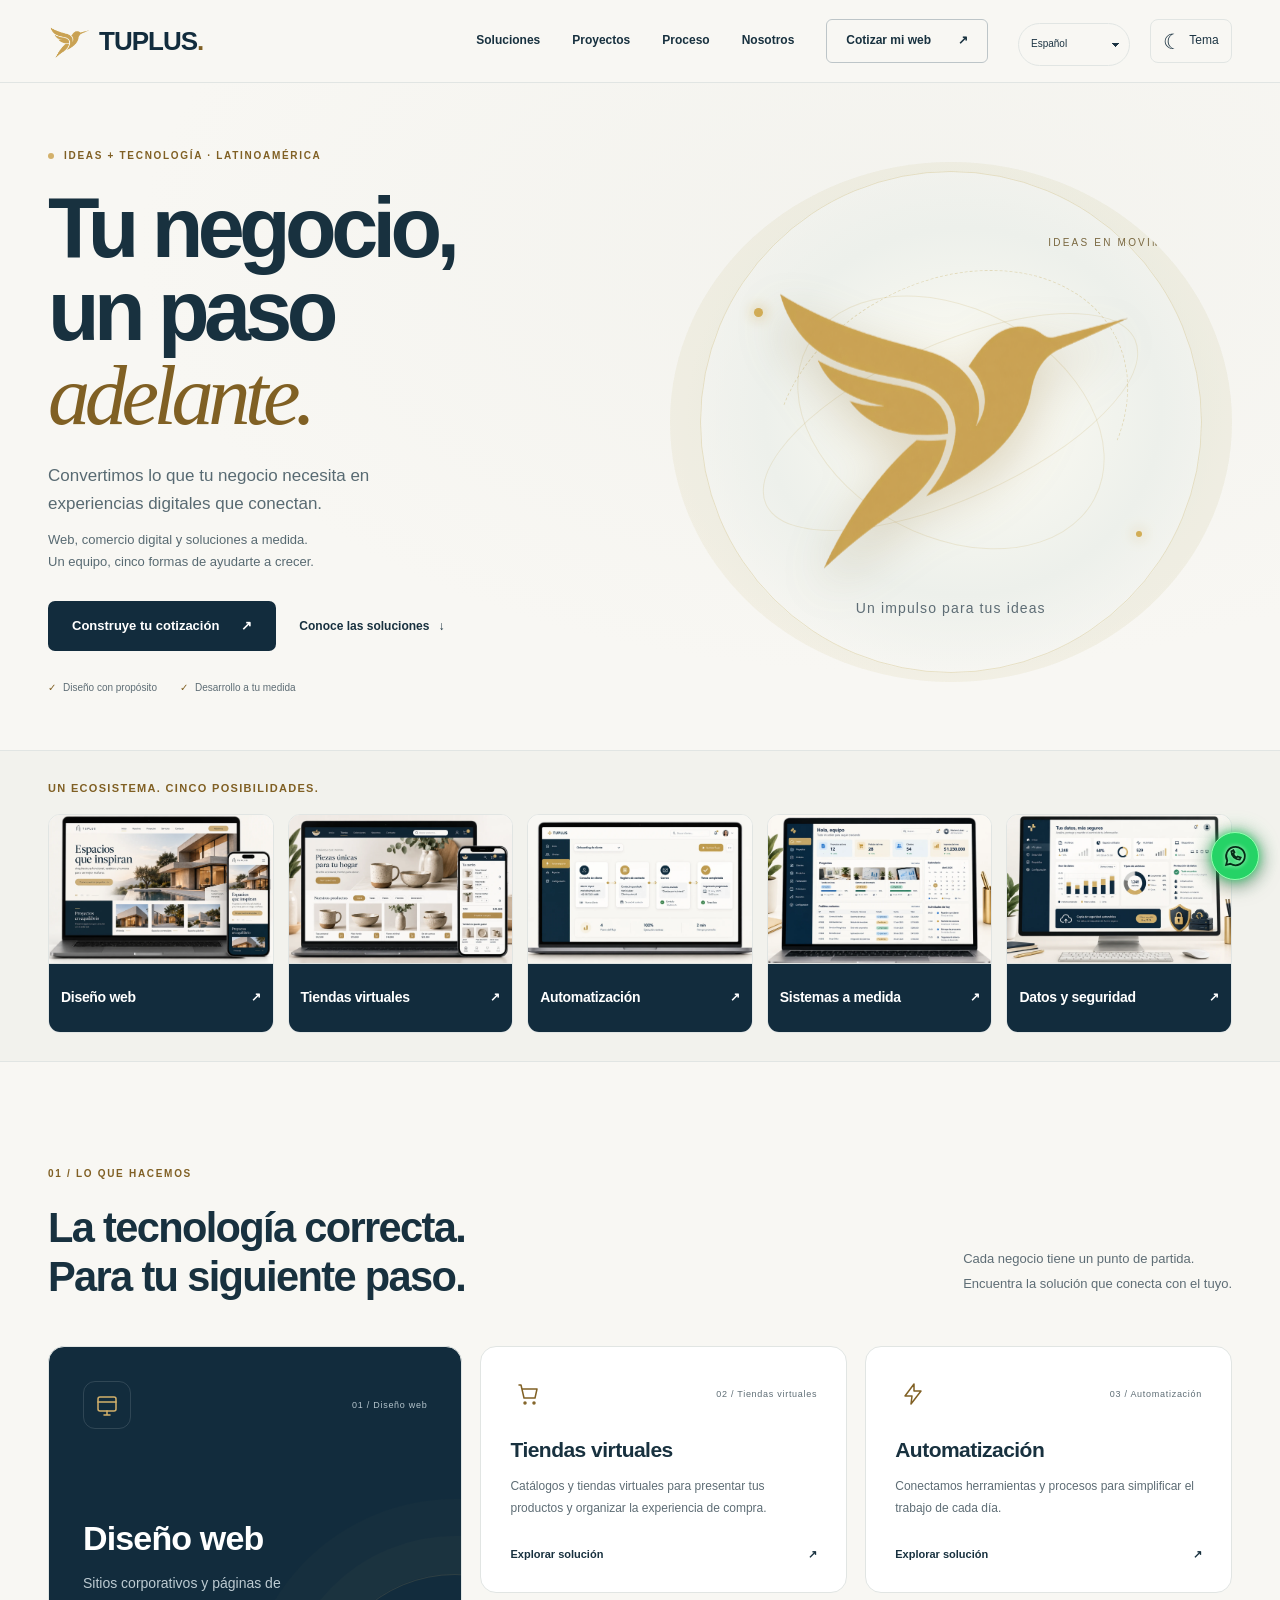
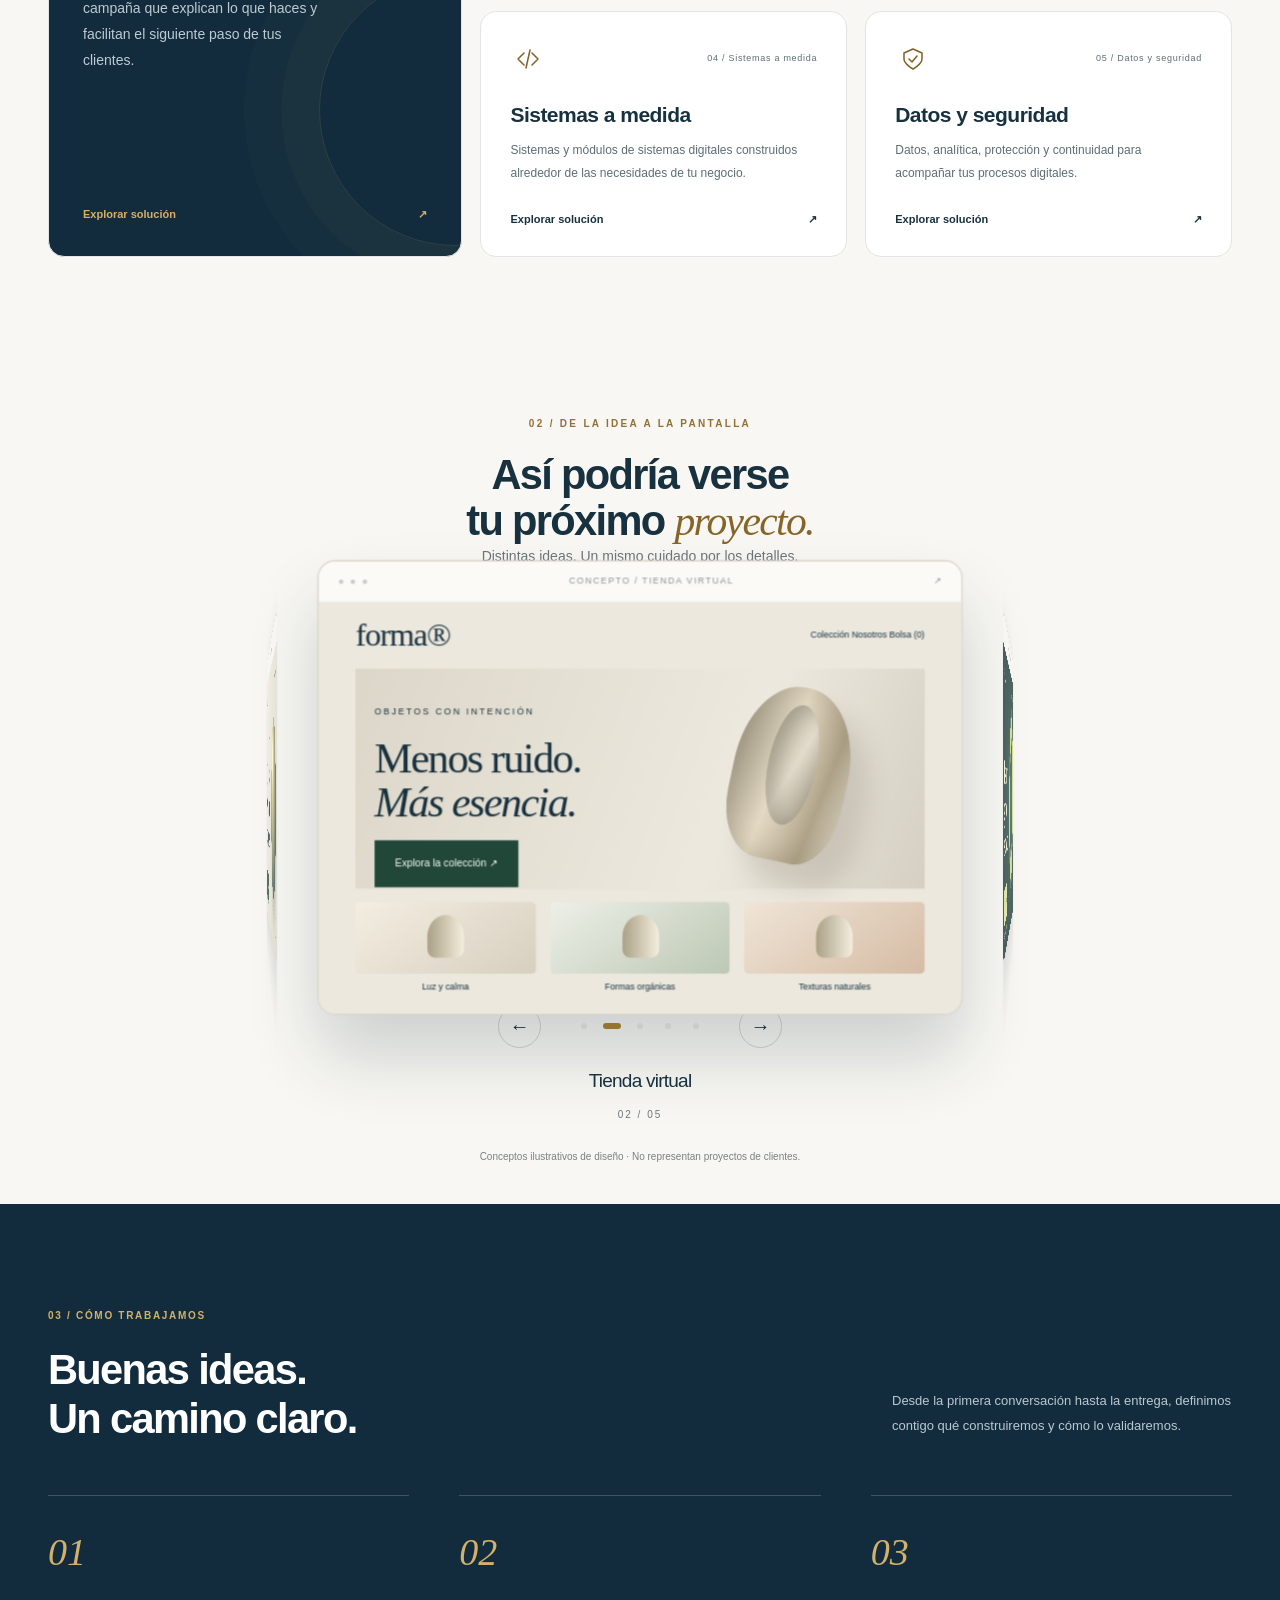
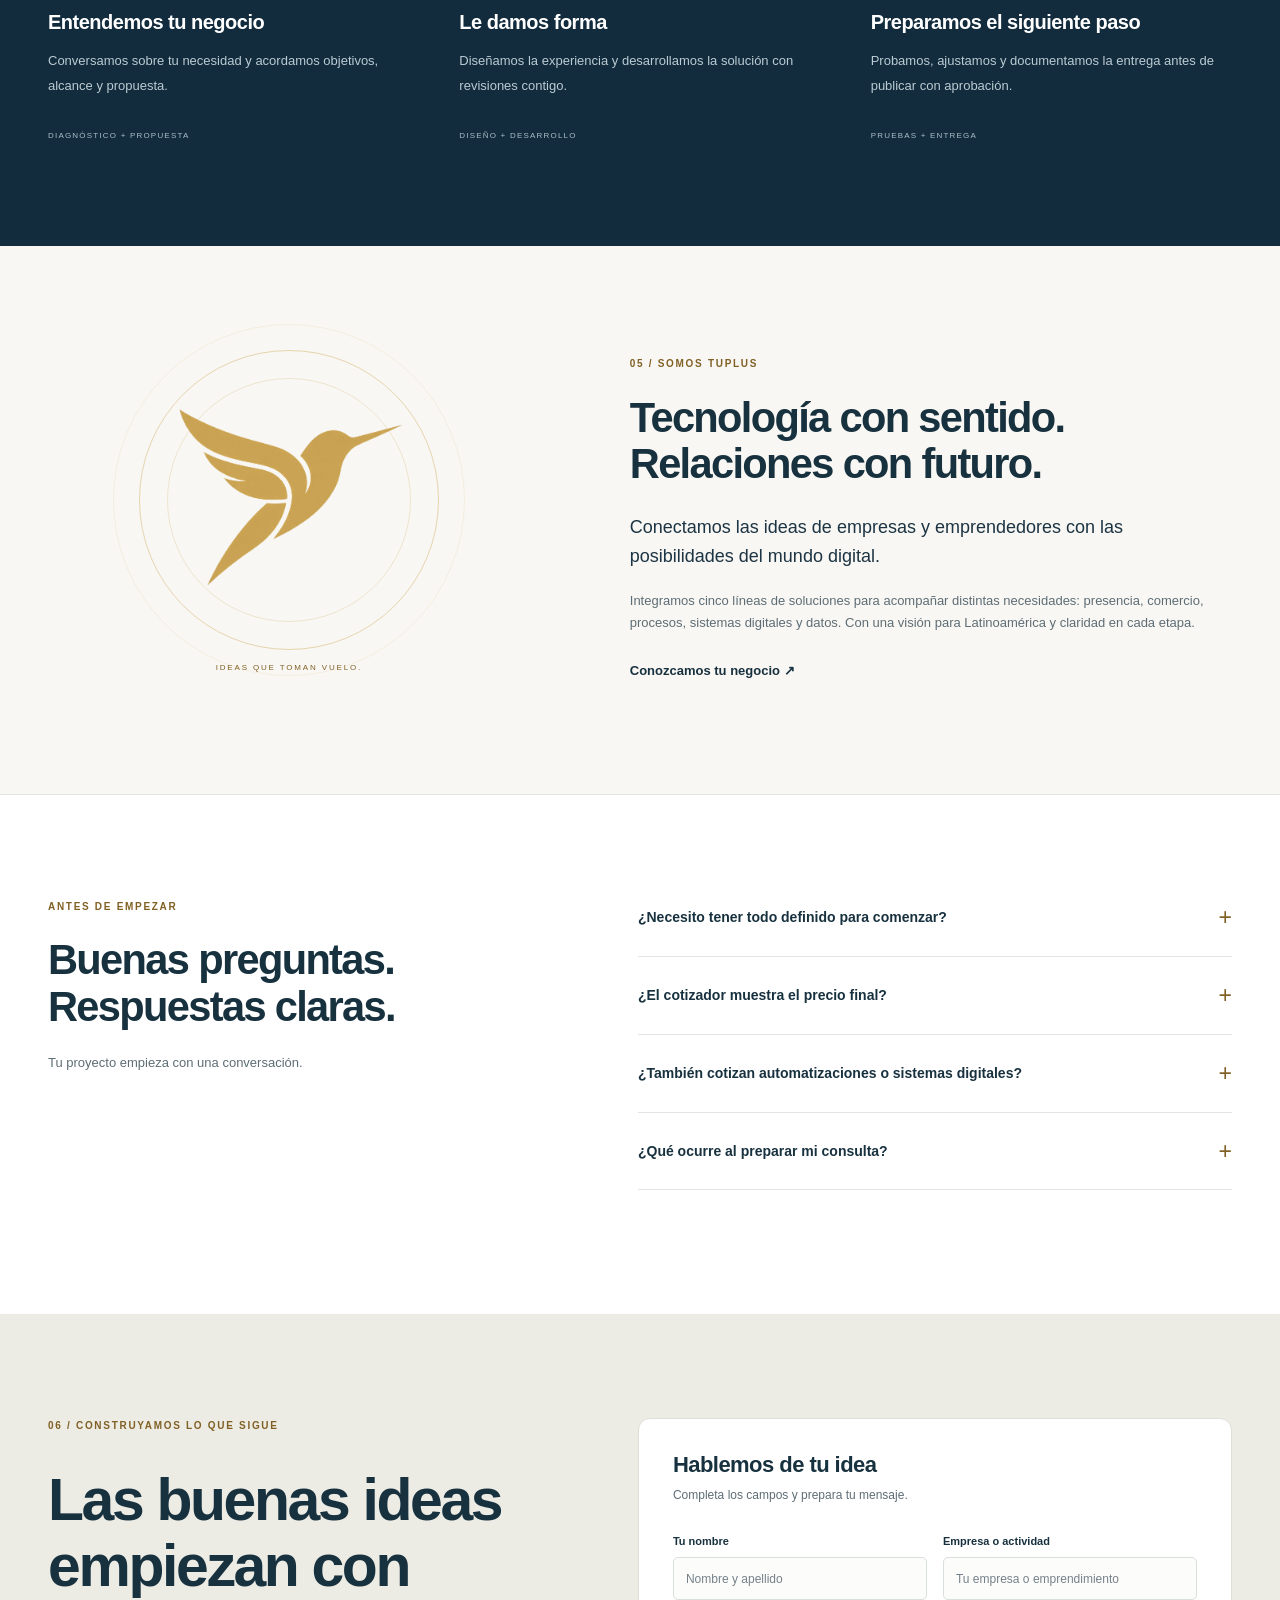
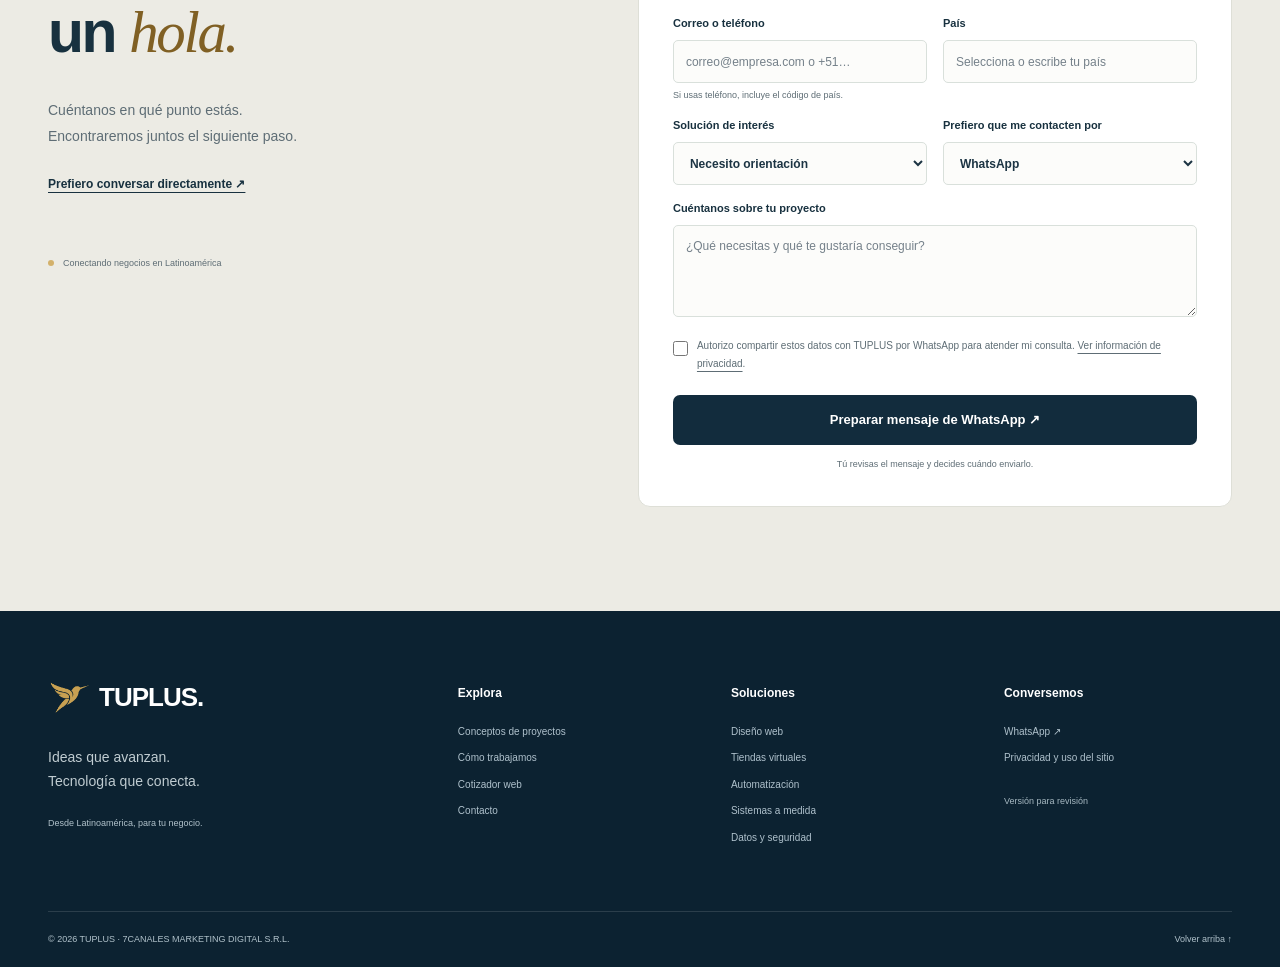
<file: index.html>
<!doctype html>
<html lang="es">
<head>
  <meta charset="utf-8">
  <meta name="viewport" content="width=device-width, initial-scale=1">
  <meta http-equiv="refresh" content="0; url=./frontend/index.html">
  <title>TUPLUS</title>
</head>
<body>
  <p>Abriendo TUPLUS… <a href="./frontend/index.html">Haz clic aquí si no redirige</a>.</p>
</body>
</html>
</file>
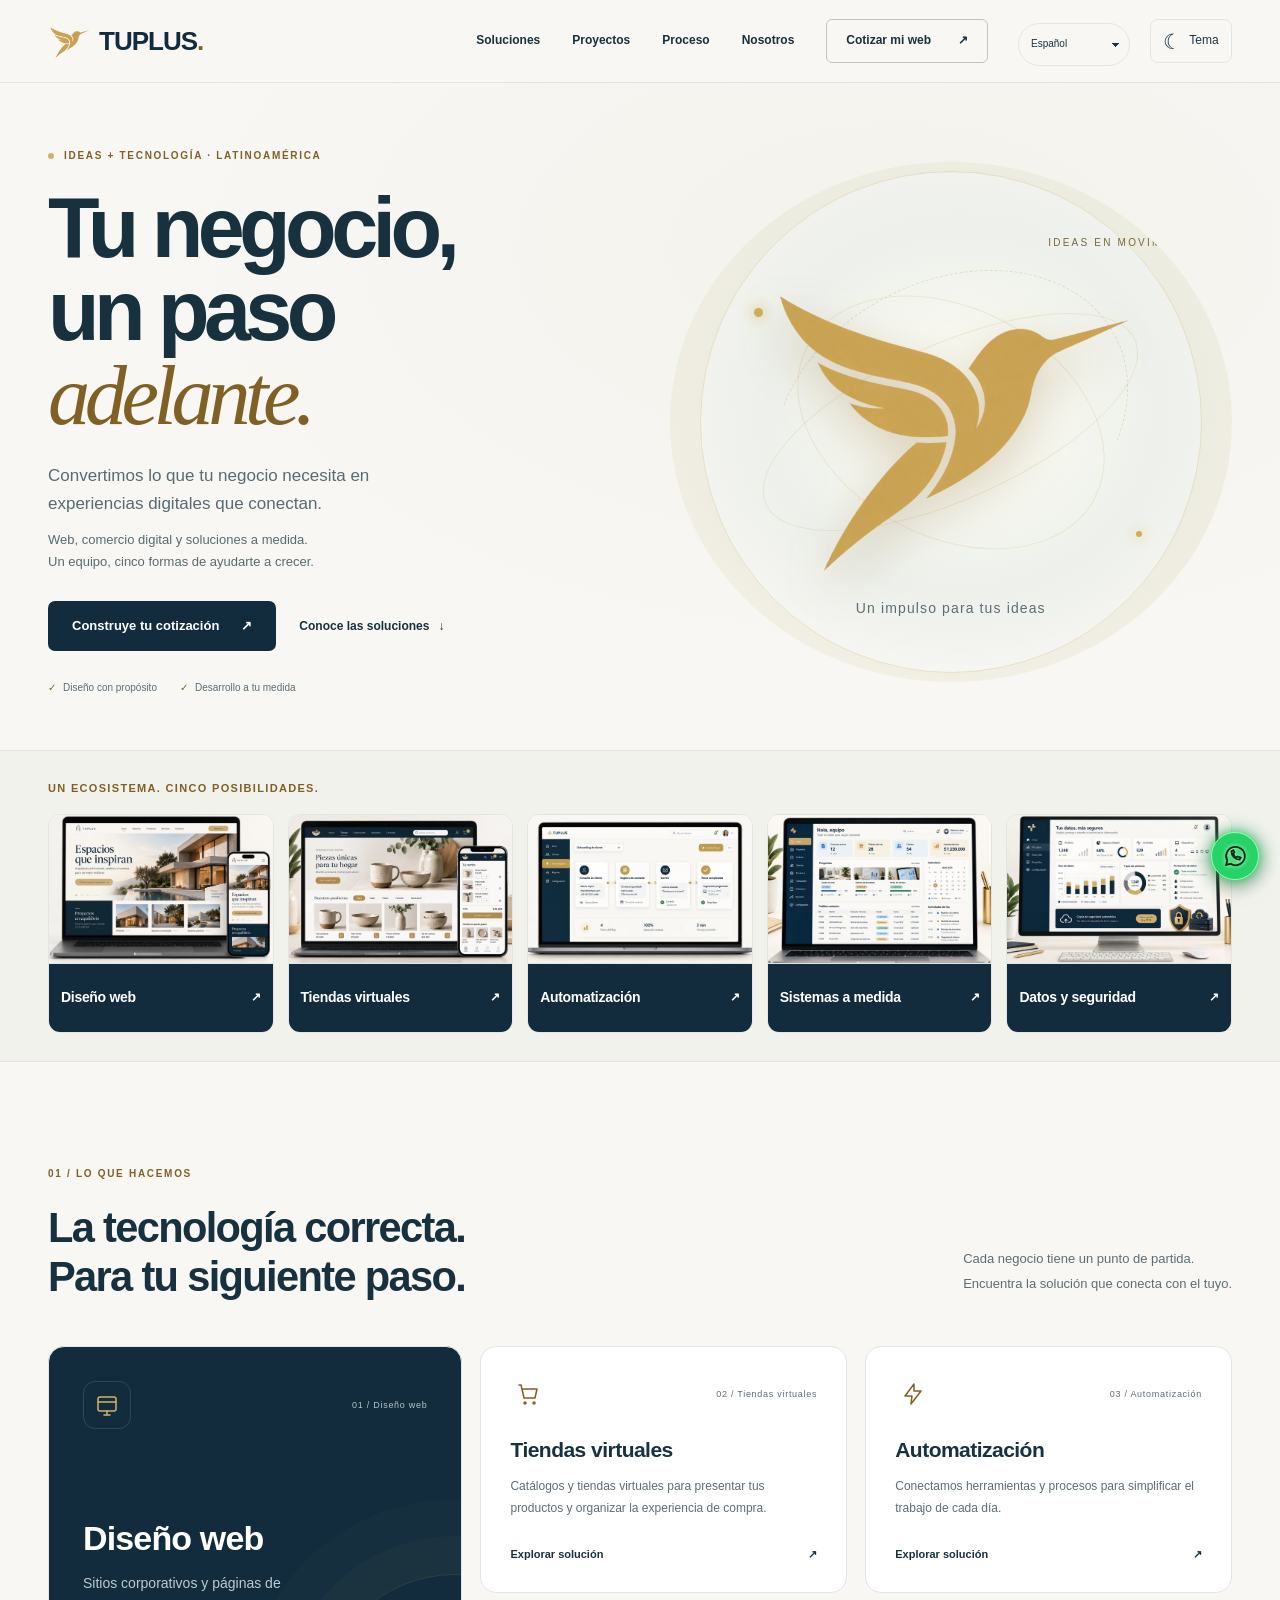
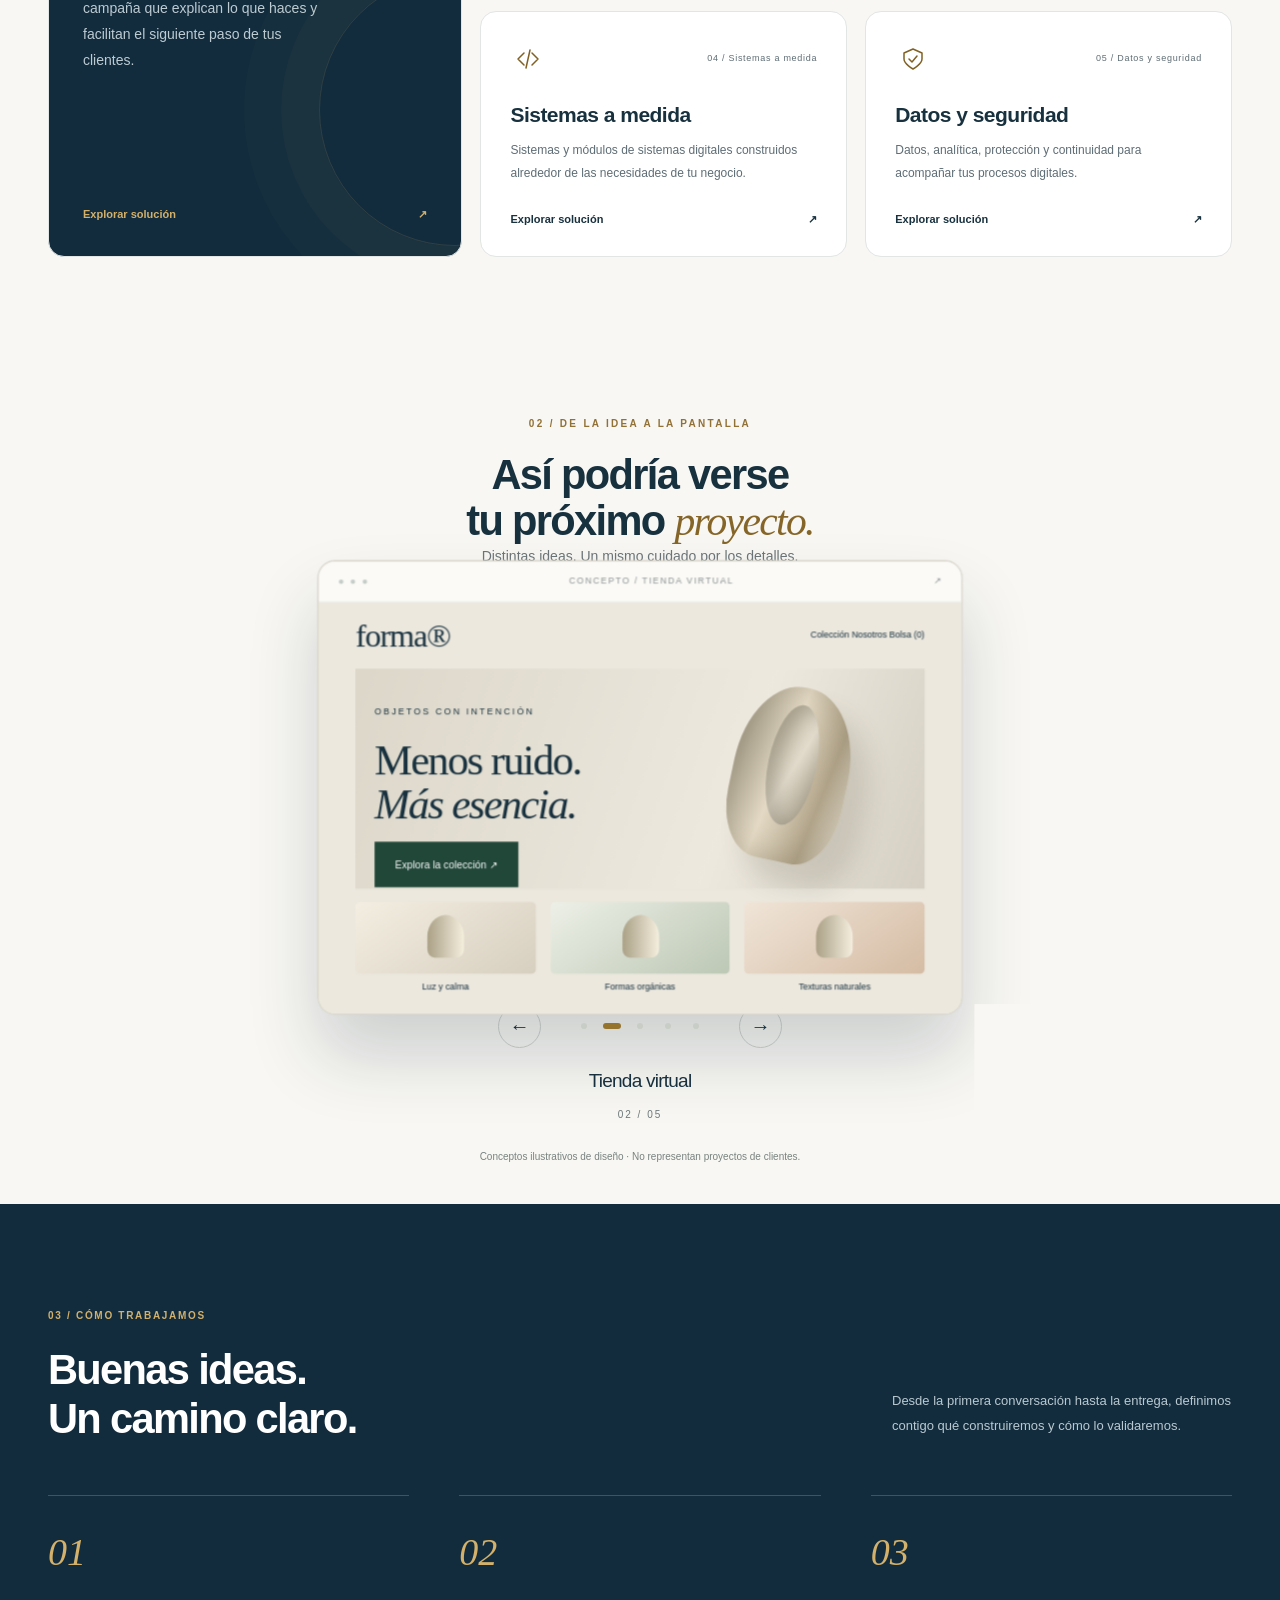
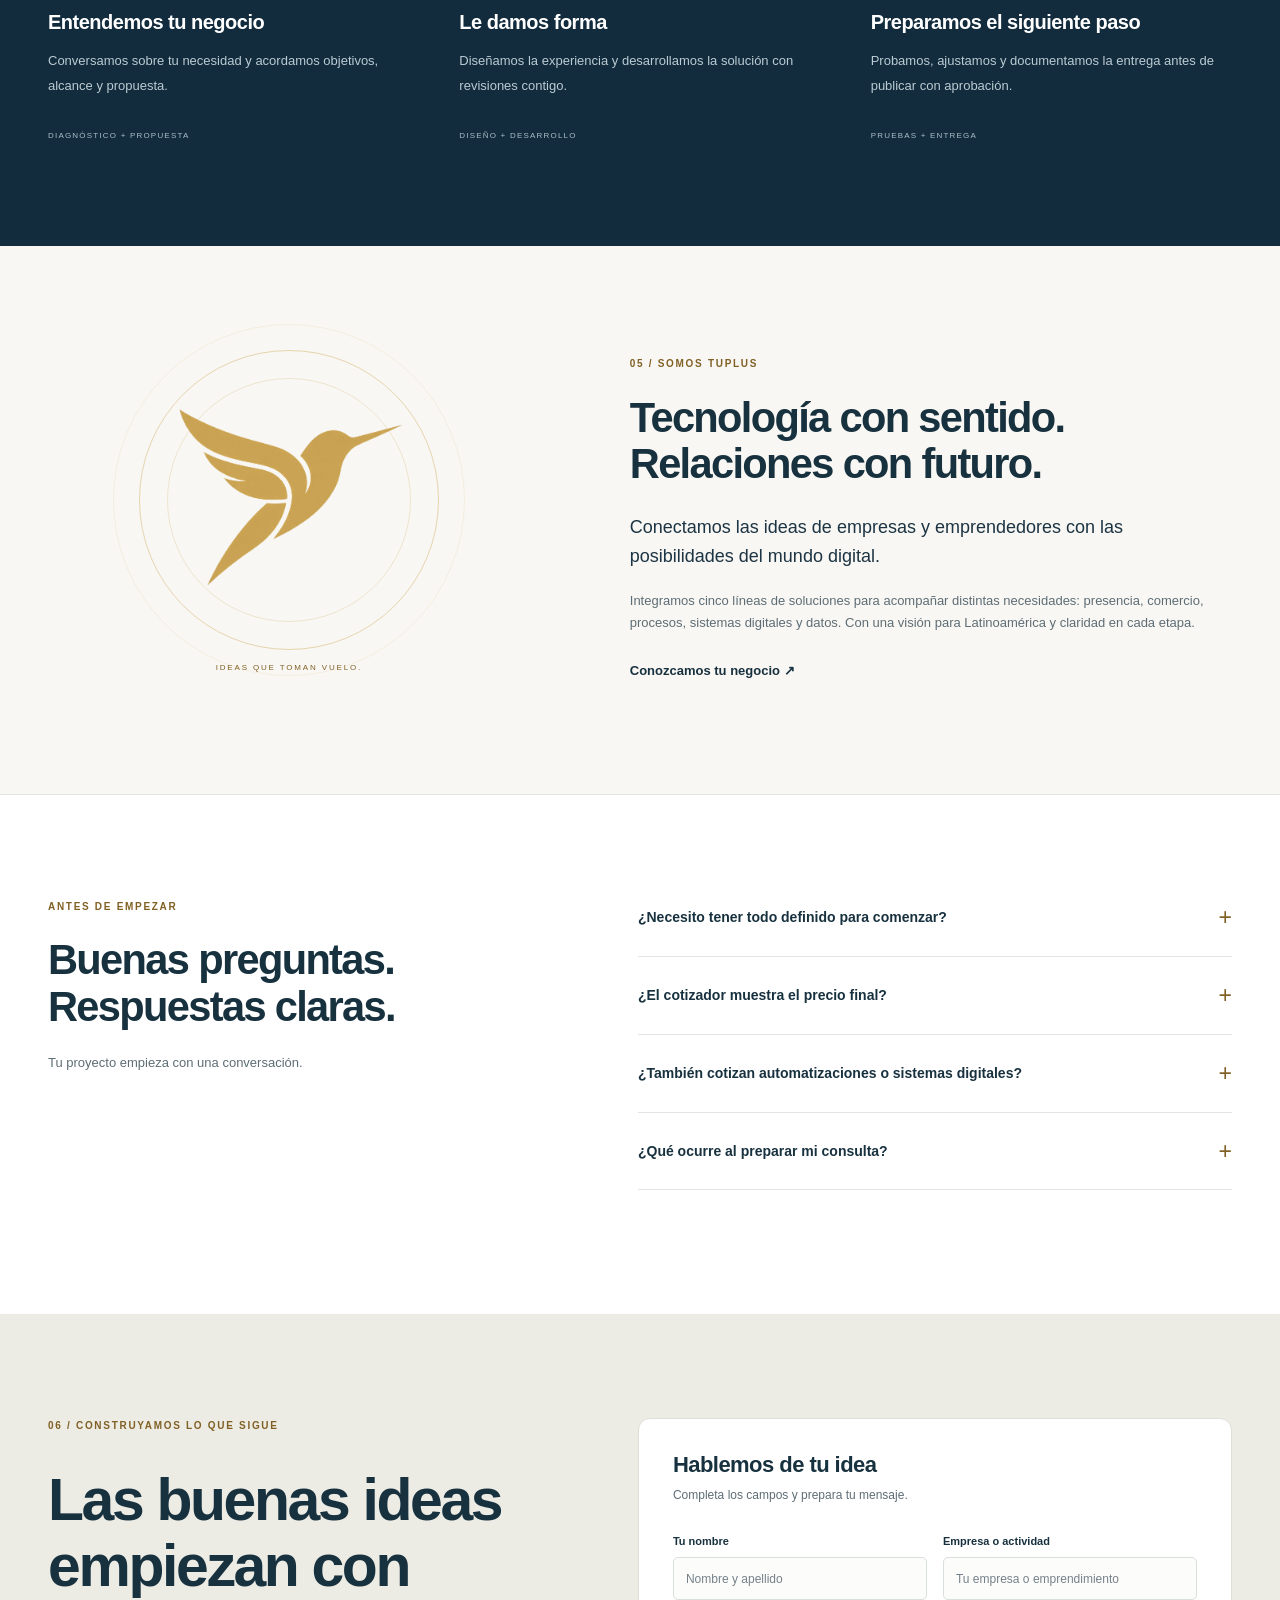
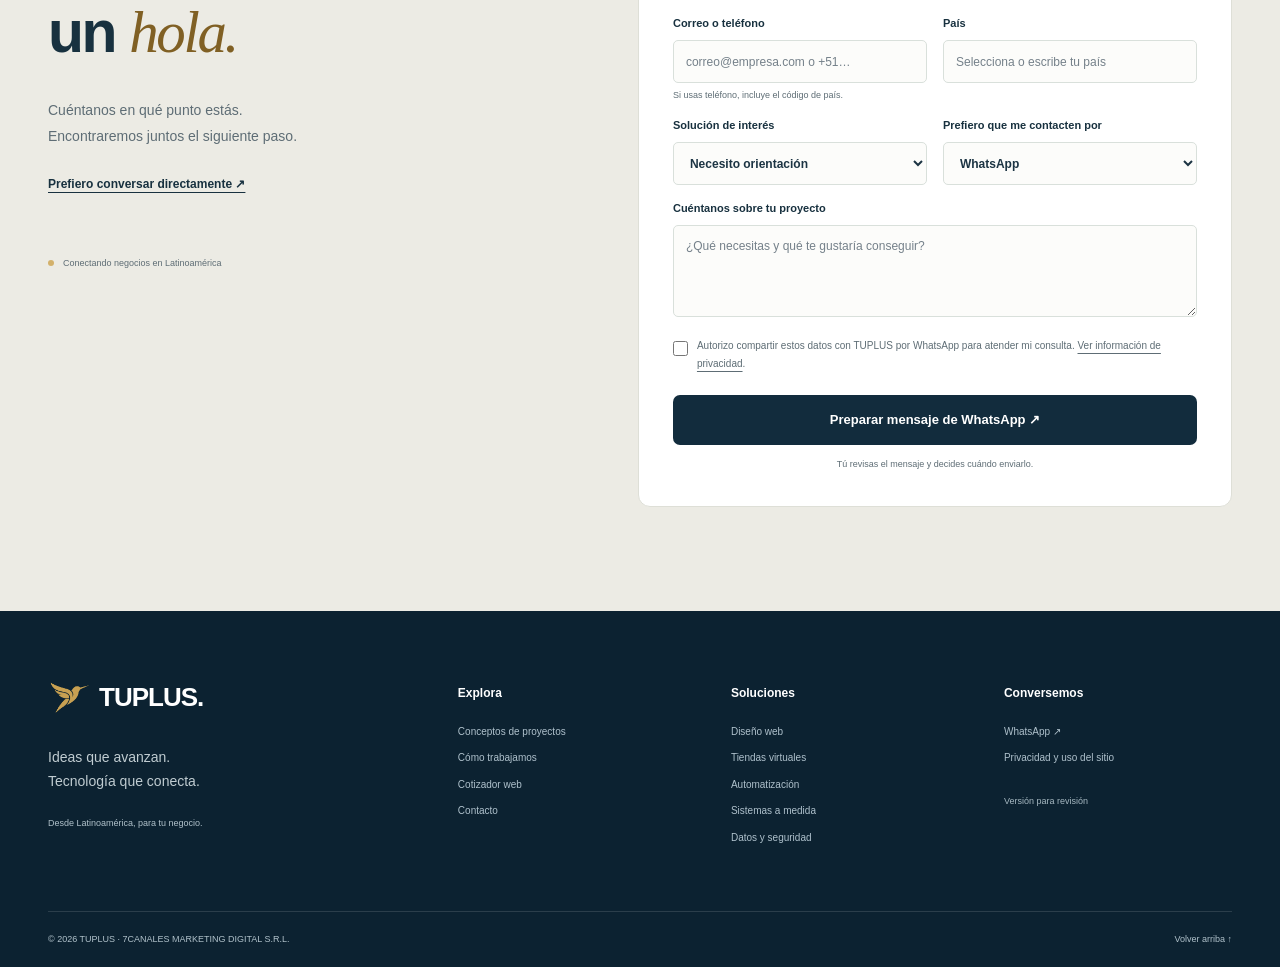
<file: frontend/index.html>
<!doctype html>
<html lang="es"><head>
<meta charset="utf-8"><meta name="viewport" content="width=device-width, initial-scale=1">
<title>TUPLUS | Tu siguiente paso digital</title><meta name="description" content="Diseño web, tiendas virtuales, automatización, sistemas digitales y datos para Latinoamérica. Explora nuestras soluciones y estima tu proyecto web.">
<meta name="theme-color" content="#122c3d"><meta name="robots" content="noindex, nofollow">
<meta property="og:title" content="TUPLUS | Tu siguiente paso digital"><meta property="og:description" content="Diseño web, tiendas virtuales, automatización, sistemas digitales y datos para Latinoamérica. Explora nuestras soluciones y estima tu proyecto web."><meta property="og:type" content="website"><meta property="og:locale" content="es_LA">
<link rel="icon" href="colibri.png"><link rel="stylesheet" href="style.css?v=4.3"><link rel="stylesheet" href="carrusel.css?v=4.1">
<script src="config.js?v=5.0" defer></script><script src="quote-core.js?v=4.1" defer></script><script src="script.js?v=5.0" defer></script><script src="carrusel.js?v=4.1" defer></script>
<script src="theme.js?v=1"></script><link rel="stylesheet" href="theme.css?v=2"><script src="js/i18n-data.js?v=5.0" defer></script><script src="i18n.js?v=5.0" defer></script></head><body><a class="skip" href="#contenido">Saltar al contenido</a><header class="site-header"><div class="container nav-wrap">
<a class="brand" href="#inicio" aria-label="TUPLUS, inicio"><img src="colibri.png" width="44" height="44" alt=""><span>TUPLUS<span class="brand-dot">.</span></span></a>
<button class="menu-toggle" type="button" aria-controls="main-nav" aria-expanded="false" aria-label="Abrir menú"><span></span><span></span></button>
<nav id="main-nav" aria-label="Navegación principal"><a href="#servicios">Soluciones</a><a href="#proyectos">Proyectos</a><a href="#proceso">Proceso</a><a href="#nosotros">Nosotros</a><a class="nav-quote" href="cotizador.html">Cotizar mi web <span aria-hidden="true">↗</span></a></nav><label class="language-picker" translate="no"><span class="sr-only">Idioma del sitio</span><select id="site-language" aria-label="Idioma del sitio"><option value="es">Español</option><option value="en">English</option><option value="zh">简体中文</option><option value="ru">Русский</option><option value="pt">Português</option><option value="fr">Français</option><option value="ja">日本語</option><option value="de">Deutsch</option></select></label>
<button class="theme-toggle" type="button" aria-label="Modo oscuro" aria-pressed="false"><span aria-hidden="true">☾</span> Tema</button>
</div></header><button class="menu-overlay" type="button" aria-label="Cerrar menú" hidden></button>
<main id="contenido" tabindex="-1">
<section class="hero" id="inicio" aria-labelledby="hero-title"><div class="container hero-grid"><div class="hero-copy"><p class="eyebrow"><span class="status-dot"></span> IDEAS + TECNOLOGÍA · LATINOAMÉRICA</p><h1 id="hero-title">Tu negocio,<br>un paso<br><em>adelante.</em></h1><p class="hero-lead">Convertimos lo que tu negocio necesita en experiencias digitales que conectan.</p><p class="hero-description">Web, comercio digital y soluciones a medida.<br>Un equipo, cinco formas de ayudarte a crecer.</p><div class="hero-actions"><a class="button button-dark" href="cotizador.html">Construye tu cotización <span aria-hidden="true">↗</span></a><a class="text-link" href="#servicios">Conoce las soluciones <span aria-hidden="true">↓</span></a></div><div class="hero-foot"><span>Diseño con propósito</span><span>Desarrollo a tu medida</span></div></div>
<div class="hero-visual flight-scene" aria-label="Colibrí TUPLUS volando sobre una estela luminosa"><div class="flight-orbit flight-orbit-one"></div><div class="flight-orbit flight-orbit-two"></div><span class="flight-label">IDEAS EN MOVIMIENTO</span><span class="flight-spark flight-spark-one"></span><span class="flight-spark flight-spark-two"></span><img id="hero-hummingbird" class="hero-hummingbird" src="colibri.png" alt="" width="360" height="360"><span class="flight-caption">Un impulso para tus ideas</span></div></div></section>
<div class="discipline-strip"><div class="container"><p class="solution-strip-label">UN ECOSISTEMA. CINCO POSIBILIDADES.</p><nav class="solution-tiles" aria-label="Explorar soluciones"><a class="solution-tile" href="soluciones/web.html"><img src="imagenes/web.webp" alt="" width="1200" height="800" loading="lazy"><span>Diseño web<i aria-hidden="true">↗</i></span></a><a class="solution-tile" href="soluciones/commerce.html"><img src="imagenes/commerce.webp" alt="" width="1200" height="800" loading="lazy"><span>Tiendas virtuales<i aria-hidden="true">↗</i></span></a><a class="solution-tile" href="soluciones/automation.html"><img src="imagenes/automation.webp" alt="" width="1200" height="800" loading="lazy"><span>Automatización<i aria-hidden="true">↗</i></span></a><a class="solution-tile" href="soluciones/systems.html"><img src="imagenes/systems.webp" alt="" width="1200" height="800" loading="lazy"><span>Sistemas a medida<i aria-hidden="true">↗</i></span></a><a class="solution-tile" href="soluciones/data-security.html"><img src="imagenes/data-security.webp" alt="" width="1200" height="800" loading="lazy"><span>Datos y seguridad<i aria-hidden="true">↗</i></span></a></nav></div></div>
<section class="section" id="servicios" aria-labelledby="services-title"><div class="container"><div class="section-heading"><div><p class="eyebrow">01 / LO QUE HACEMOS</p><h2 id="services-title">La tecnología correcta.<br>Para tu siguiente paso.</h2></div><p>Cada negocio tiene un punto de partida.<br>Encuentra la solución que conecta con el tuyo.</p></div><div class="services-grid"><article class="service-card service-featured"><div class="service-top"><span class="icon-box"><svg viewBox="0 0 24 24" fill="none" stroke="currentColor" stroke-width="1.5" stroke-linecap="round" stroke-linejoin="round" aria-hidden="true"><rect x="3" y="4" width="18" height="14" rx="2"/><path d="M3 9h18M9 22h6m-3-4v4"/></svg></span><span class="service-number">01 / Diseño web</span></div><h3>Diseño web</h3><p>Sitios corporativos y páginas de campaña que explican lo que haces y facilitan el siguiente paso de tus clientes.</p><a href="soluciones/web.html" class="text-link">Explorar solución <span aria-hidden="true">↗</span></a></article><article class="service-card "><div class="service-top"><span class="icon-box"><svg viewBox="0 0 24 24" fill="none" stroke="currentColor" stroke-width="1.5" stroke-linecap="round" stroke-linejoin="round" aria-hidden="true"><path d="M3 3h2l3 13h11l2-9H6"/><circle cx="9" cy="21" r="1"/><circle cx="18" cy="21" r="1"/></svg></span><span class="service-number">02 / Tiendas virtuales</span></div><h3>Tiendas virtuales</h3><p>Catálogos y tiendas virtuales para presentar tus productos y organizar la experiencia de compra.</p><a href="soluciones/commerce.html" class="text-link">Explorar solución <span aria-hidden="true">↗</span></a></article><article class="service-card "><div class="service-top"><span class="icon-box"><svg viewBox="0 0 24 24" fill="none" stroke="currentColor" stroke-width="1.5" stroke-linecap="round" stroke-linejoin="round" aria-hidden="true"><path d="m13 2-9 12h7l-1 8 10-13h-7z"/></svg></span><span class="service-number">03 / Automatización</span></div><h3>Automatización</h3><p>Conectamos herramientas y procesos para simplificar el trabajo de cada día.</p><a href="soluciones/automation.html" class="text-link">Explorar solución <span aria-hidden="true">↗</span></a></article><article class="service-card "><div class="service-top"><span class="icon-box"><svg viewBox="0 0 24 24" fill="none" stroke="currentColor" stroke-width="1.5" stroke-linecap="round" stroke-linejoin="round" aria-hidden="true"><path d="m8 6-6 6 6 6m8-12 6 6-6 6M14 3l-4 18"/></svg></span><span class="service-number">04 / Sistemas a medida</span></div><h3>Sistemas a medida</h3><p>Sistemas y módulos de sistemas digitales construidos alrededor de las necesidades de tu negocio.</p><a href="soluciones/systems.html" class="text-link">Explorar solución <span aria-hidden="true">↗</span></a></article><article class="service-card "><div class="service-top"><span class="icon-box"><svg viewBox="0 0 24 24" fill="none" stroke="currentColor" stroke-width="1.5" stroke-linecap="round" stroke-linejoin="round" aria-hidden="true"><path d="m12 2 9 4v6c0 5-9 10-9 10S3 17 3 12V6zM8 12l3 3 5-6"/></svg></span><span class="service-number">05 / Datos y seguridad</span></div><h3>Datos y seguridad</h3><p>Datos, analítica, protección y continuidad para acompañar tus procesos digitales.</p><a href="soluciones/data-security.html" class="text-link">Explorar solución <span aria-hidden="true">↗</span></a></article></div></div></section>
<section id="proyectos" class="tpl-carousel" aria-labelledby="tpl-title" aria-roledescription="carrusel">
  <div class="tpl-heading">
    <p class="tpl-eyebrow">02 / DE LA IDEA A LA PANTALLA</p>
    <h2 id="tpl-title">Así podría verse<br>tu próximo <em>proyecto.</em></h2>
    <p>Distintas ideas. Un mismo cuidado por los detalles.<br>Encuentra la inspiración para tu siguiente paso digital.</p>
  </div>
  <div class="tpl-stage" tabindex="0" aria-label="Conceptos de diseño. Usa las flechas izquierda y derecha para navegar">
    <article class="tpl-slide" data-title="Web corporativa" data-tpl-category="DISEÑO WEB" aria-label="1 de 5: Web corporativa">
      <div class="tpl-browser"><span>● ● ●</span><span>CONCEPTO / WEB CORPORATIVA</span><span>↗</span></div>
      <div class="tpl-design tpl-studio"><div class="tpl-mini-nav"><b>norte<span>®</span></b><span>Estudio &nbsp; Proyectos &nbsp; Contacto ↗</span></div><div class="tpl-studio-body"><small>ESTRATEGIA · DISEÑO · PROPÓSITO</small><h2>Ideas claras.<br>Marcas que<br><i>dejan huella.</i></h2><span class="tpl-mini-cta">Conoce el estudio ↗</span><div class="tpl-orb"></div></div><div class="tpl-mini-bottom">Lo esencial, bien pensado.<span>01 — 03</span></div></div>
    </article>
    <article class="tpl-slide" data-title="Tienda virtual" data-tpl-category="TIENDAS VIRTUALES" aria-label="2 de 5: Tienda virtual">
      <div class="tpl-browser"><span>● ● ●</span><span>CONCEPTO / TIENDA VIRTUAL</span><span>↗</span></div>
      <div class="tpl-design tpl-shop"><div class="tpl-mini-nav"><b>forma®</b><span>Colección &nbsp; Nosotros &nbsp; Bolsa (0)</span></div><div class="tpl-shop-hero"><small>OBJETOS CON INTENCIÓN</small><h2>Menos ruido.<br><i>Más esencia.</i></h2><span class="tpl-mini-cta">Explora la colección ↗</span><div class="tpl-vase"></div></div><div class="tpl-products"><div><i></i><span>Luz y calma</span></div><div><i></i><span>Formas orgánicas</span></div><div><i></i><span>Texturas naturales</span></div></div></div>
    </article>
    <article class="tpl-slide" data-title="Página de campaña" data-tpl-category="DISEÑO WEB" aria-label="3 de 5: Página de campaña">
      <div class="tpl-browser"><span>● ● ●</span><span>CONCEPTO / PÁGINA DE CAMPAÑA</span><span>↗</span></div>
      <div class="tpl-design tpl-landing"><div class="tpl-mini-nav"><b>pulso.</b><span>La experiencia &nbsp; Comienza ↗</span></div><div class="tpl-landing-body"><small>DALE ESPACIO A TUS IDEAS</small><h2>Tu siguiente<br>gran idea<br><i>empieza aquí.</i></h2><span class="tpl-mini-cta">Descubre las posibilidades ↗</span><div class="tpl-rings"></div></div><div class="tpl-mini-bottom">CREA. CONECTA. EVOLUCIONA.<span>↗</span></div></div>
    </article>
    <article class="tpl-slide" data-title="Sistema de gestión" data-tpl-category="SISTEMAS A MEDIDA" aria-label="4 de 5: Sistema de gestión">
      <div class="tpl-browser"><span>● ● ●</span><span>CONCEPTO / SISTEMA DE GESTIÓN</span><span>↗</span></div>
      <div class="tpl-design tpl-system"><div class="tpl-mini-nav"><b>órbita /</b><span>Mi espacio &nbsp; ◉</span></div><div class="tpl-dashboard"><aside>▦<br>⌂<br>▥<br>◷<br>⚙</aside><div><small>VISTA GENERAL</small><h2>Todo en su lugar.</h2><div class="tpl-metrics"><span>Proyectos<b>12</b></span><span>En progreso<b>08</b></span><span>Por revisar<b>04</b></span></div><div class="tpl-chart"><span>Actividad del equipo</span><div><i></i><i></i><i></i><i></i><i></i><i></i><i></i><i></i></div></div><p class="tpl-data-note">Datos de ejemplo</p></div></div></div>
    </article>
    <article class="tpl-slide" data-title="Catálogo digital" data-tpl-category="TIENDAS VIRTUALES" aria-label="5 de 5: Catálogo digital">
      <div class="tpl-browser"><span>● ● ●</span><span>CONCEPTO / CATÁLOGO DIGITAL</span><span>↗</span></div>
      <div class="tpl-design tpl-catalog"><div class="tpl-mini-nav"><b>botánica.</b><span>Plantas &nbsp; Cuidados &nbsp; Encuéntranos</span></div><div class="tpl-catalog-body"><small>NATURALEZA EN CASA</small><h2>Un poco de verde.<br><i>Un gran cambio.</i></h2><div class="tpl-plants"><i>✳</i><i>✳</i><i>✳</i></div><span class="tpl-mini-cta">Encuentra tu favorita ↗</span></div></div>
    </article>
  </div>
  <div class="tpl-controls"><button class="tpl-arrow" data-tpl-step="-1" aria-label="Proyecto anterior">←</button><div class="tpl-dots" aria-label="Seleccionar proyecto"></div><button class="tpl-arrow" data-tpl-step="1" aria-label="Proyecto siguiente">→</button></div>
  <div class="tpl-caption" aria-live="polite" aria-atomic="true"><span class="tpl-category">TIENDAS VIRTUALES</span><h2 class="tpl-name">Tienda virtual</h2><span class="tpl-count">02 / 05</span></div>
  <p class="tpl-disclaimer">Conceptos ilustrativos de diseño · No representan proyectos de clientes.</p>
</section>
<section class="section process-section" id="proceso" aria-labelledby="process-title"><div class="container"><div class="section-heading"><div><p class="eyebrow">03 / CÓMO TRABAJAMOS</p><h2 id="process-title">Buenas ideas.<br>Un camino claro.</h2></div><p>Desde la primera conversación hasta la entrega, definimos contigo qué construiremos y cómo lo validaremos.</p></div><ol class="process-grid"><li><span>01</span><h3>Entendemos tu negocio</h3><p>Conversamos sobre tu necesidad y acordamos objetivos, alcance y propuesta.</p><small>DIAGNÓSTICO + PROPUESTA</small></li><li><span>02</span><h3>Le damos forma</h3><p>Diseñamos la experiencia y desarrollamos la solución con revisiones contigo.</p><small>DISEÑO + DESARROLLO</small></li><li><span>03</span><h3>Preparamos el siguiente paso</h3><p>Probamos, ajustamos y documentamos la entrega antes de publicar con aprobación.</p><small>PRUEBAS + ENTREGA</small></li></ol></div></section>
<section class="section about-section" id="nosotros" aria-labelledby="about-title"><div class="container about-grid"><div class="about-mark"><div class="about-circle"></div><img src="colibri.png" width="280" height="280" loading="lazy" alt="Colibrí dorado de TUPLUS"><span>IDEAS QUE TOMAN VUELO.</span></div><div class="about-copy"><p class="eyebrow">05 / SOMOS TUPLUS</p><h2 id="about-title">Tecnología con sentido.<br>Relaciones con futuro.</h2><p class="lead">Conectamos las ideas de empresas y emprendedores con las posibilidades del mundo digital.</p><p>Integramos cinco líneas de soluciones para acompañar distintas necesidades: presencia, comercio, procesos, sistemas digitales y datos. Con una visión para Latinoamérica y claridad en cada etapa.</p><a class="text-link" href="#contacto">Conozcamos tu negocio ↗</a></div></div></section>
<section class="section faq-section" aria-labelledby="faq-title"><div class="container faq-grid"><div><p class="eyebrow">ANTES DE EMPEZAR</p><h2 id="faq-title">Buenas preguntas.<br>Respuestas claras.</h2><p>Tu proyecto empieza con una conversación.</p></div><div class="faq-list"><details><summary>¿Necesito tener todo definido para comenzar?</summary><p>No. Podemos empezar por tu necesidad y revisar contigo qué solución y alcance convienen. Cuéntanos qué hace tu negocio y qué quieres mejorar.</p></details><details><summary>¿El cotizador muestra el precio final?</summary><p>El importe es orientativo; puedes verlo en la moneda de referencia de cada idioma. El alcance, los impuestos, los servicios externos y el plazo se confirman en una propuesta comercial.</p></details><details><summary>¿También cotizan automatizaciones o sistemas digitales?</summary><p>Sí puedes consultar esas líneas. El cotizador estima proyectos web; para automatización, sistemas digitales o datos, utiliza el formulario de contacto y revisaremos la necesidad.</p></details><details><summary>¿Qué ocurre al preparar mi consulta?</summary><p>Se genera un enlace a WhatsApp con tus datos y el resumen. Nada se envía automáticamente: tú abres la conversación y decides si enviar el mensaje.</p></details></div></div></section>
<section class="section contact-section" id="contacto" aria-labelledby="contact-title"><div class="container contact-grid"><div class="contact-copy"><p class="eyebrow">06 / CONSTRUYAMOS LO QUE SIGUE</p><h2 id="contact-title">Las buenas ideas<br>empiezan con<br>un <em>hola.</em></h2><p>Cuéntanos en qué punto estás.<br>Encontraremos juntos el siguiente paso.</p><a data-whatsapp href="https://wa.me/51916828870" target="_blank" rel="noopener noreferrer" class="contact-direct">Prefiero conversar directamente ↗</a><span class="contact-location"><span class="status-dot"></span> Conectando negocios en Latinoamérica</span></div><div class="contact-form-card"><h3>Hablemos de tu idea</h3><p>Completa los campos y prepara tu mensaje.</p><form id="contact-form"><div class="field-grid"><label>Tu nombre<input name="name" autocomplete="name" required maxlength="80" placeholder="Nombre y apellido"></label><label>Empresa o actividad<input name="company" autocomplete="organization" required maxlength="100" placeholder="Tu empresa o emprendimiento"></label><label>Correo o teléfono<input name="contact" autocomplete="email" required maxlength="120" placeholder="correo@empresa.com o +51…" aria-describedby="contact-contact-hint"><small id="contact-contact-hint">Si usas teléfono, incluye el código de país.</small></label><label>País<input name="country" autocomplete="country-name" list="countries" required maxlength="60" placeholder="Selecciona o escribe tu país"></label><label>Solución de interés<select name="service" id="contact-service"><option>Necesito orientación</option><option>Diseño web</option><option>Tiendas virtuales</option><option>Automatización</option><option>Sistemas a medida</option><option>Datos y seguridad</option></select></label><label>Prefiero que me contacten por<select name="preference"><option>WhatsApp</option><option>Correo electrónico</option><option>Llamada</option></select></label></div>
<label>Cuéntanos sobre tu proyecto <span class="optional"></span><textarea name="message" rows="3" maxlength="1000" required placeholder="¿Qué necesitas y qué te gustaría conseguir?"></textarea></label>
<label class="consent"><input name="consent" type="checkbox" required><span>Autorizo compartir estos datos con TUPLUS por WhatsApp para atender mi consulta. <a href="privacidad.html">Ver información de privacidad</a>.</span></label>
<p class="form-error" role="alert" hidden></p><button type="submit" class="button button-dark full-width">Preparar mensaje de WhatsApp ↗</button><p class="form-note">Tú revisas el mensaje y decides cuándo enviarlo.</p><div class="form-result" hidden role="status"><strong>Tu mensaje está preparado.</strong><p>Continúa en WhatsApp para revisarlo y enviarlo.</p><a class="button button-dark result-link" target="_blank" rel="noopener noreferrer">Abrir WhatsApp ↗</a></div></form></div></div></section>
<datalist id="countries"><option value="Argentina"><option value="Bolivia"><option value="Brasil"><option value="Chile"><option value="Colombia"><option value="Costa Rica"><option value="Cuba"><option value="Ecuador"><option value="El Salvador"><option value="Guatemala"><option value="Honduras"><option value="México"><option value="Nicaragua"><option value="Panamá"><option value="Paraguay"><option value="Perú"><option value="República Dominicana"><option value="Uruguay"><option value="Venezuela"></datalist>

</main><footer class="site-footer"><div class="container"><div class="footer-grid"><div><a class="brand" href="#inicio"><img src="colibri.png" width="44" height="44" alt=""><span>TUPLUS.</span></a><p>Ideas que avanzan.<br>Tecnología que conecta.</p><span class="region">Desde Latinoamérica, para tu negocio.</span></div><div><h2>Explora</h2><a href="#proyectos">Conceptos de proyectos</a><a href="#proceso">Cómo trabajamos</a><a href="cotizador.html">Cotizador web</a><a href="#contacto">Contacto</a></div><div><h2>Soluciones</h2><a href="soluciones/web.html">Diseño web</a><a href="soluciones/commerce.html">Tiendas virtuales</a><a href="soluciones/automation.html">Automatización</a><a href="soluciones/systems.html">Sistemas a medida</a><a href="soluciones/data-security.html">Datos y seguridad</a></div><div><h2>Conversemos</h2><a data-whatsapp href="https://wa.me/51916828870" target="_blank" rel="noopener noreferrer">WhatsApp ↗</a><a href="privacidad.html">Privacidad y uso del sitio</a><span class="footer-note">Versión para revisión</span></div></div><div class="footer-bottom"><span>© 2026 TUPLUS · 7CANALES MARKETING DIGITAL S.R.L.</span><a href="#contenido">Volver arriba ↑</a></div></div></footer>
<a class="whatsapp-float" data-whatsapp href="https://wa.me/51916828870" target="_blank" rel="noopener noreferrer" aria-label="Conversar por WhatsApp"><svg viewBox="0 0 24 24" fill="none" stroke="currentColor" stroke-width="1.7" aria-hidden="true"><path d="M21 11.5A9 9 0 0 1 7.2 19L3 20l1.1-4A9 9 0 1 1 21 11.5Z"/><path d="M8 7c0 5 4 8 8 8l1-2-3-1-1 1c-2-1-3-2-3-4l1-1-1-2Z"/></svg></a>
<noscript><div class="no-script">Activa JavaScript para usar el cotizador. También puedes <a href="https://wa.me/51916828870">consultar por WhatsApp</a>.</div></noscript></body></html>
</file>
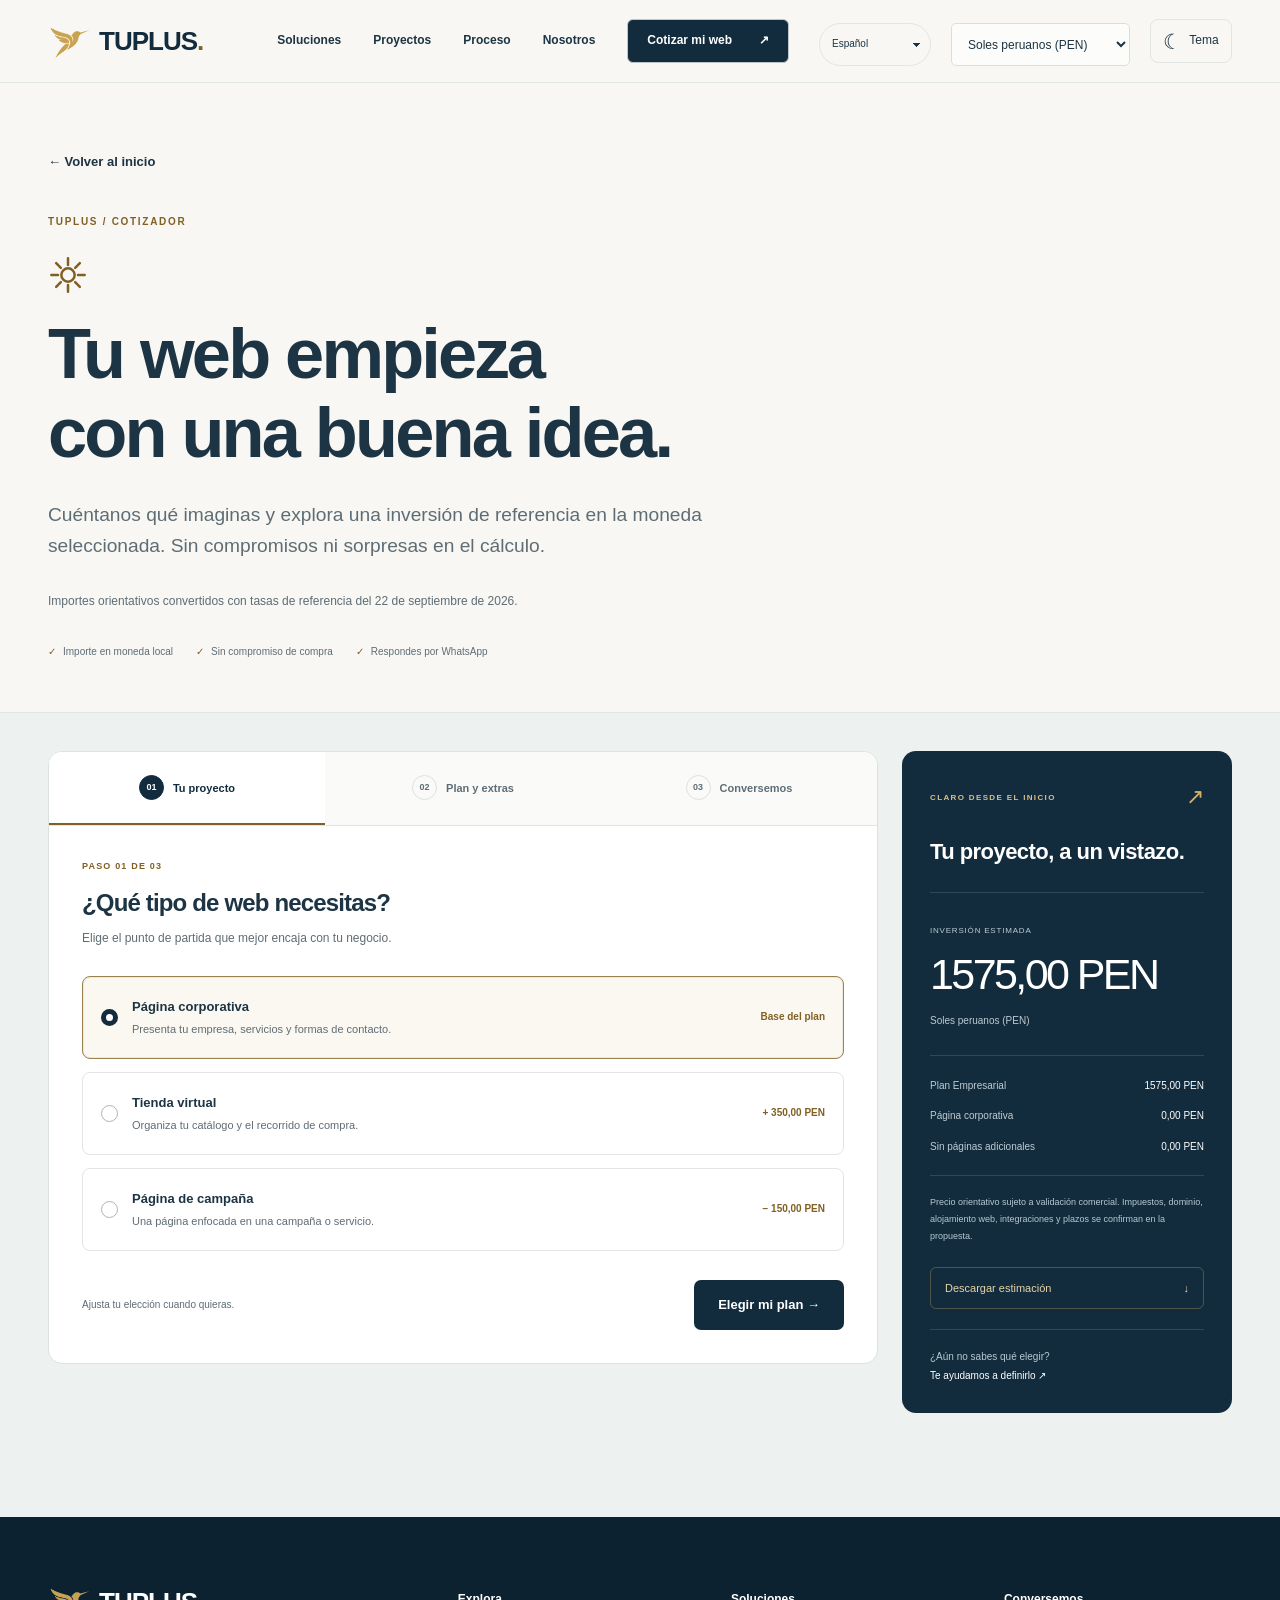
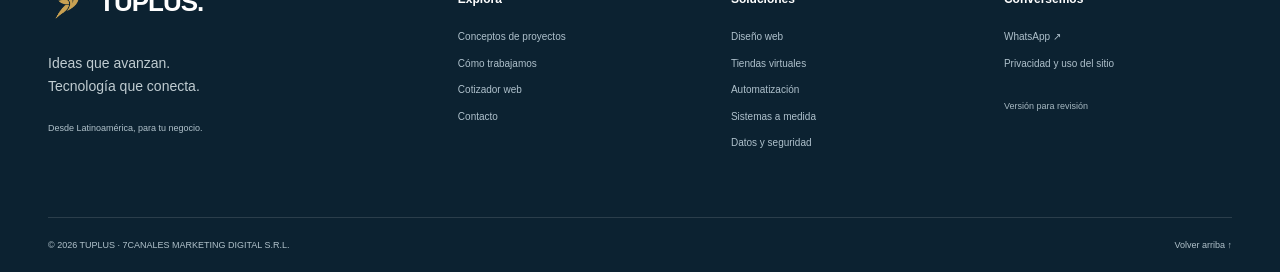
<file: frontend/cotizador.html>
<!doctype html>
<html lang="es"><head>
<meta charset="utf-8"><meta name="viewport" content="width=device-width, initial-scale=1">
<title>Cotizador web | TUPLUS</title><meta name="description" content="Estima la inversión de tu proyecto web en soles peruanos. Elige el tipo de sitio, el plan y las páginas adicionales, y prepara tu consulta por WhatsApp.">
<meta name="theme-color" content="#122c3d"><meta name="robots" content="noindex, nofollow">
<meta property="og:title" content="Cotizador web | TUPLUS"><meta property="og:description" content="Estima la inversión de tu proyecto web en la moneda seleccionada. Sin compromisos ni sorpresas en el cálculo."><meta property="og:type" content="website"><meta property="og:locale" content="es_LA">
<link rel="icon" href="colibri.png"><link rel="stylesheet" href="style.css?v=4.3">
<script src="config.js?v=5.0" defer></script><script src="quote-core.js?v=4.1" defer></script><script src="script.js?v=5.0" defer></script>
<script src="theme.js?v=1"></script><link rel="stylesheet" href="theme.css?v=2"><script src="js/i18n-data.js?v=5.0" defer></script><script src="i18n.js?v=5.0" defer></script></head><body><a class="skip" href="#contenido">Saltar al contenido</a><header class="site-header"><div class="container nav-wrap">
<a class="brand" href="index.html#inicio" aria-label="TUPLUS, inicio"><img src="colibri.png" width="44" height="44" alt=""><span>TUPLUS<span class="brand-dot">.</span></span></a>
<button class="menu-toggle" type="button" aria-controls="main-nav" aria-expanded="false" aria-label="Abrir menú"><span></span><span></span></button>
<nav id="main-nav" aria-label="Navegación principal"><a href="index.html#servicios">Soluciones</a><a href="index.html#proyectos">Proyectos</a><a href="index.html#proceso">Proceso</a><a href="index.html#nosotros">Nosotros</a><a class="nav-quote" href="cotizador.html" aria-current="page">Cotizar mi web <span aria-hidden="true">↗</span></a></nav><label class="language-picker" translate="no"><span class="sr-only">Idioma del sitio</span><select id="site-language" aria-label="Idioma del sitio"><option value="es">Español</option><option value="en">English</option><option value="zh">简体中文</option><option value="ru">Русский</option><option value="pt">Português</option><option value="fr">Français</option><option value="ja">日本語</option><option value="de">Deutsch</option></select></label><label class="currency-picker" translate="no" hidden><span class="sr-only">Moneda</span><select id="site-currency" aria-label="Moneda"><option value="PEN">Soles peruanos (PEN)</option><option value="MXN">Pesos mexicanos (MXN)</option></select></label>
<button class="theme-toggle" type="button" aria-label="Modo oscuro" aria-pressed="false"><span aria-hidden="true">☾</span> Tema</button>
</div></header><button class="menu-overlay" type="button" aria-label="Cerrar menú" hidden></button>
<main id="contenido" tabindex="-1">
<section class="solution-hero quote-hero"><div class="container"><a class="text-link" href="index.html#inicio">← Volver al inicio</a><p class="eyebrow">TUPLUS / COTIZADOR</p><span class="solution-icon"><svg viewBox="0 0 24 24" fill="none" stroke="currentColor" stroke-width="1.5" stroke-linecap="round" stroke-linejoin="round" aria-hidden="true"><path d="M12 2v4M12 18v4M4.9 4.9l2.8 2.8M16.3 16.3l2.8 2.8M2 12h4M18 12h4M4.9 19.1l2.8-2.8M16.3 7.7l2.8-2.8"/><circle cx="12" cy="12" r="4"/></svg></span><h1 id="quote-title">Tu web empieza<br>con una buena idea.</h1><p class="lead">Cuéntanos qué imaginas y explora una inversión de referencia en la moneda seleccionada. Sin compromisos ni sorpresas en el cálculo.</p><p id="fx-rate-note" class="fx-rate-note">Importes orientativos convertidos con tasas de referencia del 22 de septiembre de 2026.</p><div class="hero-foot"><span>Importe en moneda local</span><span>Sin compromiso de compra</span><span>Respondes por WhatsApp</span></div></div></section>
<section class="section quote-section" id="cotizador" aria-labelledby="quote-title"><div class="container"><div class="quote-layout"><div class="quote-main"><ol class="quote-steps" aria-label="Pasos del cotizador"><li><button type="button" data-step="1" aria-current="step"><span>01</span> Tu proyecto</button></li><li><button type="button" data-step="2"><span>02</span> Plan y extras</button></li><li><button type="button" data-step="3"><span>03</span> Conversemos</button></li></ol>
<div class="quote-panel" id="quote-step-1"><p class="step-count">PASO 01 DE 03</p><h3 tabindex="-1">¿Qué tipo de web necesitas?</h3><p>Elige el punto de partida que mejor encaja con tu negocio.</p><fieldset class="option-list"><legend class="sr-only">Tipo de sitio web</legend><label class="option-card"><input type="radio" name="quote-type" value="corporativa" checked><span class="choice-dot"></span><span><b>Página corporativa</b><small>Presenta tu empresa, servicios y formas de contacto.</small></span><span class="choice-price">Base del plan</span></label><label class="option-card"><input type="radio" name="quote-type" value="tienda" ><span class="choice-dot"></span><span><b>Tienda virtual</b><small>Organiza tu catálogo y el recorrido de compra.</small></span><span class="choice-price">+ S/ 350</span></label><label class="option-card"><input type="radio" name="quote-type" value="landing" ><span class="choice-dot"></span><span><b>Página de campaña</b><small>Una página enfocada en una campaña o servicio.</small></span><span class="choice-price">− S/ 150</span></label></fieldset><div class="step-actions"><span class="step-helper">Ajusta tu elección cuando quieras.</span><button type="button" class="button button-dark" data-next="2">Elegir mi plan →</button></div></div>
<div class="quote-panel" id="quote-step-2" hidden><p class="step-count">PASO 02 DE 03</p><h3 tabindex="-1">Encuentra el alcance que necesitas.</h3><p>Los detalles finales se acuerdan después de revisar tu proyecto.</p><fieldset class="plan-grid"><legend class="sr-only">Plan de desarrollo</legend><label class="plan-option"><input type="radio" name="quote-plan" value="profesional" ><span class="plan-dot"></span><b>Profesional</b><strong>S/ 950</strong><small>Hasta 5 páginas o secciones básicas.</small></label><label class="plan-option"><input type="radio" name="quote-plan" value="empresarial" checked><span class="plan-dot"></span><b>Empresarial</b><strong>S/ 1,575</strong><small>5 páginas internas y 25 bloques de diseño.</small></label><label class="plan-option"><input type="radio" name="quote-plan" value="corporativo" ><span class="plan-dot"></span><b>Corporativo</b><strong>S/ 2,450</strong><small>Alcance mayor, definido en la propuesta.</small></label></fieldset><div class="extras-block"><div><label for="extra-pages">Páginas adicionales</label><p>S/ 50 por página · Hasta 20 adicionales</p></div><select id="extra-pages" name="extras"><option value="0">Sin extras</option><option value="5">+5 páginas</option><option value="10">+10 páginas</option><option value="15">+15 páginas</option><option value="20">+20 páginas</option></select></div><p class="scope-note" id="scope-note">El número de páginas y bloques se confirma en la propuesta.</p><div class="step-actions"><button type="button" class="text-link" data-next="1">← Volver</button><button type="button" class="button button-dark" data-next="3">Continuar →</button></div></div>
<div class="quote-panel" id="quote-step-3" hidden><p class="step-count">PASO 03 DE 03</p><h3 tabindex="-1">Hablemos de tu proyecto.</h3><p>Prepara tu consulta con el detalle de tu selección.</p><form id="quote-form"><div class="field-grid"><label>Tu nombre<input name="name" autocomplete="name" required maxlength="80" placeholder="Nombre y apellido"></label><label>Empresa o actividad<input name="company" autocomplete="organization" required maxlength="100" placeholder="Tu empresa o emprendimiento"></label><label>Correo o teléfono<input name="contact" autocomplete="email" required maxlength="120" placeholder="correo@empresa.com o +51…" aria-describedby="quote-contact-hint"><small id="quote-contact-hint">Si usas teléfono, incluye el código de país.</small></label><label>País<input name="country" autocomplete="country-name" list="countries" required maxlength="60" placeholder="Selecciona o escribe tu país"></label><label>Prefiero que me contacten por<select name="preference"><option>WhatsApp</option><option>Correo electrónico</option><option>Llamada</option></select></label></div>
<label>Cuéntanos sobre tu proyecto <span class="optional">(opcional)</span><textarea name="message" rows="3" maxlength="1000"  placeholder="¿Qué necesitas y qué te gustaría conseguir?"></textarea></label>
<label class="consent"><input name="consent" type="checkbox" required><span>Autorizo compartir estos datos con TUPLUS por WhatsApp para atender mi consulta. <a href="privacidad.html">Ver información de privacidad</a>.</span></label>
<p class="form-error" role="alert" hidden></p><div class="step-actions"><button type="button" class="text-link" data-next="2">← Volver</button><button type="submit" class="button button-dark">Preparar consulta ↗</button></div><div class="form-result" hidden role="status"><strong>Tu consulta está lista.</strong><p>Aún no se ha enviado. Abre WhatsApp, revisa el mensaje y envíalo cuando quieras.</p><a class="button button-dark result-link" target="_blank" rel="noopener noreferrer">Abrir WhatsApp ↗</a></div></form></div></div>
<aside class="quote-summary" aria-labelledby="summary-title"><div class="summary-top"><span class="eyebrow">CLARO DESDE EL INICIO</span><span aria-hidden="true">↗</span></div><h3 id="summary-title">Tu proyecto, a un vistazo.</h3><div class="summary-total"><span>INVERSIÓN ESTIMADA</span><output id="quote-total" aria-live="polite" aria-atomic="true">S/ 1,575.00</output><small>Soles peruanos (PEN)</small></div><dl class="price-breakdown"><div><dt id="summary-plan">Plan Empresarial</dt><dd id="summary-base">S/ 1,575.00</dd></div><div><dt id="summary-type">Página corporativa</dt><dd id="summary-adjustment">S/ 0.00</dd></div><div><dt id="summary-pages">Sin páginas adicionales</dt><dd id="summary-extras">S/ 0.00</dd></div></dl><p class="estimate-note">Precio orientativo sujeto a validación comercial. Impuestos, dominio, alojamiento web, integraciones y plazos se confirman en la propuesta.</p><button class="download-quote" id="download-quote" type="button">Descargar estimación <span aria-hidden="true">↓</span></button><p class="download-status" id="download-status" role="status"></p><div class="summary-help"><span>¿Aún no sabes qué elegir?</span><a href="index.html#contacto">Te ayudamos a definirlo ↗</a></div></aside></div></div></section>

<datalist id="countries"><option value="Argentina"><option value="Bolivia"><option value="Brasil"><option value="Chile"><option value="Colombia"><option value="Costa Rica"><option value="Cuba"><option value="Ecuador"><option value="El Salvador"><option value="Guatemala"><option value="Honduras"><option value="México"><option value="Nicaragua"><option value="Panamá"><option value="Paraguay"><option value="Perú"><option value="República Dominicana"><option value="Uruguay"><option value="Venezuela"></datalist>
</main><footer class="site-footer"><div class="container"><div class="footer-grid"><div><a class="brand" href="index.html#inicio"><img src="colibri.png" width="44" height="44" alt=""><span>TUPLUS.</span></a><p>Ideas que avanzan.<br>Tecnología que conecta.</p><span class="region">Desde Latinoamérica, para tu negocio.</span></div><div><h2>Explora</h2><a href="index.html#proyectos">Conceptos de proyectos</a><a href="index.html#proceso">Cómo trabajamos</a><a href="cotizador.html">Cotizador web</a><a href="index.html#contacto">Contacto</a></div><div><h2>Soluciones</h2><a href="soluciones/web.html">Diseño web</a><a href="soluciones/commerce.html">Tiendas virtuales</a><a href="soluciones/automation.html">Automatización</a><a href="soluciones/systems.html">Sistemas a medida</a><a href="soluciones/data-security.html">Datos y seguridad</a></div><div><h2>Conversemos</h2><a data-whatsapp href="https://wa.me/51916828870" target="_blank" rel="noopener noreferrer">WhatsApp ↗</a><a href="privacidad.html">Privacidad y uso del sitio</a><span class="footer-note">Versión para revisión</span></div></div><div class="footer-bottom"><span>© 2026 TUPLUS · 7CANALES MARKETING DIGITAL S.R.L.</span><a href="#contenido">Volver arriba ↑</a></div></div></footer>
<a class="whatsapp-float" data-whatsapp href="https://wa.me/51916828870" target="_blank" rel="noopener noreferrer" aria-label="Conversar por WhatsApp"><svg viewBox="0 0 24 24" fill="none" stroke="currentColor" stroke-width="1.7" aria-hidden="true"><path d="M21 11.5A9 9 0 0 1 7.2 19L3 20l1.1-4A9 9 0 1 1 21 11.5Z"/><path d="M8 7c0 5 4 8 8 8l1-2-3-1-1 1c-2-1-3-2-3-4l1-1-1-2Z"/></svg></a>
<noscript><div class="no-script">Activa JavaScript para usar el cotizador. También puedes <a href="https://wa.me/51916828870">consultar por WhatsApp</a>.</div></noscript></body></html>
</file>
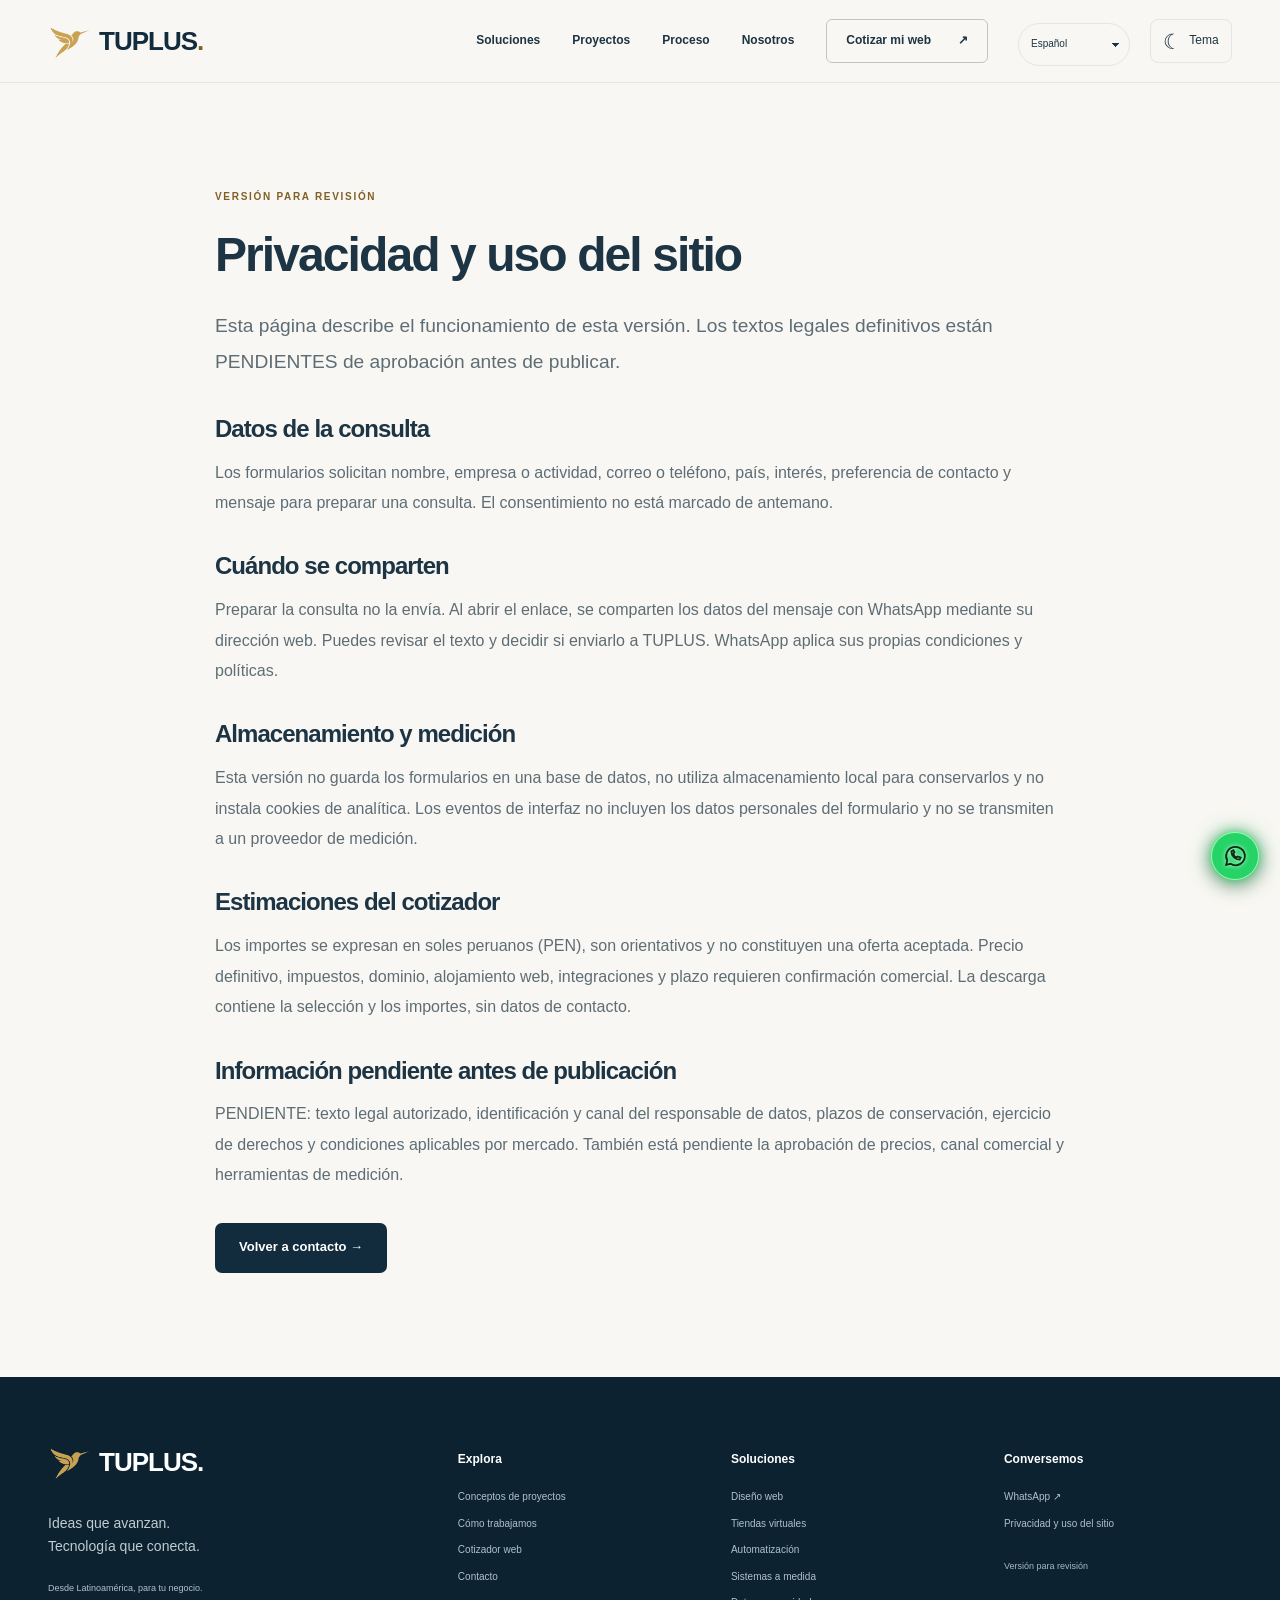
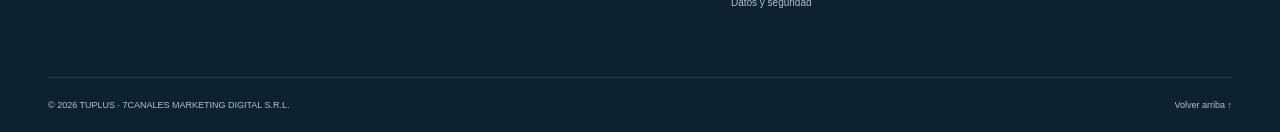
<file: frontend/privacidad.html>
<!doctype html>
<html lang="es"><head>
<meta charset="utf-8"><meta name="viewport" content="width=device-width, initial-scale=1">
<title>Privacidad y uso de esta versión | TUPLUS</title><meta name="description" content="Información sobre el uso de los formularios y el cotizador de esta versión de revisión.">
<meta name="theme-color" content="#122c3d"><meta name="robots" content="noindex, nofollow">
<meta property="og:title" content="Privacidad y uso de esta versión | TUPLUS"><meta property="og:description" content="Información sobre el uso de los formularios y el cotizador de esta versión de revisión."><meta property="og:type" content="website"><meta property="og:locale" content="es_LA">
<link rel="icon" href="colibri.png"><link rel="stylesheet" href="style.css?v=4.3">
<script src="config.js?v=5.0" defer></script><script src="quote-core.js?v=4.1" defer></script><script src="script.js?v=5.0" defer></script>
<script src="theme.js?v=1"></script><link rel="stylesheet" href="theme.css?v=2"><script src="js/i18n-data.js?v=5.0" defer></script><script src="i18n.js?v=5.0" defer></script></head><body><a class="skip" href="#contenido">Saltar al contenido</a><header class="site-header"><div class="container nav-wrap">
<a class="brand" href="./index.html#inicio" aria-label="TUPLUS, inicio"><img src="./colibri.png" width="44" height="44" alt=""><span>TUPLUS<span class="brand-dot">.</span></span></a>
<button class="menu-toggle" type="button" aria-controls="main-nav" aria-expanded="false" aria-label="Abrir menú"><span></span><span></span></button>
<nav id="main-nav" aria-label="Navegación principal"><a href="./index.html#servicios">Soluciones</a><a href="./index.html#proyectos">Proyectos</a><a href="./index.html#proceso">Proceso</a><a href="./index.html#nosotros">Nosotros</a><a class="nav-quote" href="./cotizador.html">Cotizar mi web <span aria-hidden="true">↗</span></a></nav><label class="language-picker" translate="no"><span class="sr-only">Idioma del sitio</span><select id="site-language" aria-label="Idioma del sitio"><option value="es">Español</option><option value="en">English</option><option value="zh">简体中文</option><option value="ru">Русский</option><option value="pt">Português</option><option value="fr">Français</option><option value="ja">日本語</option><option value="de">Deutsch</option></select></label>
<button class="theme-toggle" type="button" aria-label="Modo oscuro" aria-pressed="false"><span aria-hidden="true">☾</span> Tema</button>
</div></header><button class="menu-overlay" type="button" aria-label="Cerrar menú" hidden></button><main id="contenido" tabindex="-1"><section class="section"><article class="container prose"><p class="eyebrow">VERSIÓN PARA REVISIÓN</p><h1>Privacidad y uso del sitio</h1><p class="lead">Esta página describe el funcionamiento de esta versión. Los textos legales definitivos están PENDIENTES de aprobación antes de publicar.</p><h2>Datos de la consulta</h2><p>Los formularios solicitan nombre, empresa o actividad, correo o teléfono, país, interés, preferencia de contacto y mensaje para preparar una consulta. El consentimiento no está marcado de antemano.</p><h2>Cuándo se comparten</h2><p>Preparar la consulta no la envía. Al abrir el enlace, se comparten los datos del mensaje con WhatsApp mediante su dirección web. Puedes revisar el texto y decidir si enviarlo a TUPLUS. WhatsApp aplica sus propias condiciones y políticas.</p><h2>Almacenamiento y medición</h2><p>Esta versión no guarda los formularios en una base de datos, no utiliza almacenamiento local para conservarlos y no instala cookies de analítica. Los eventos de interfaz no incluyen los datos personales del formulario y no se transmiten a un proveedor de medición.</p><h2>Estimaciones del cotizador</h2><p>Los importes se expresan en soles peruanos (PEN), son orientativos y no constituyen una oferta aceptada. Precio definitivo, impuestos, dominio, alojamiento web, integraciones y plazo requieren confirmación comercial. La descarga contiene la selección y los importes, sin datos de contacto.</p><h2>Información pendiente antes de publicación</h2><p>PENDIENTE: texto legal autorizado, identificación y canal del responsable de datos, plazos de conservación, ejercicio de derechos y condiciones aplicables por mercado. También está pendiente la aprobación de precios, canal comercial y herramientas de medición.</p><a class="button button-dark" href="index.html#contacto">Volver a contacto →</a></article></section></main><footer class="site-footer"><div class="container"><div class="footer-grid"><div><a class="brand" href="./index.html#inicio"><img src="./colibri.png" width="44" height="44" alt=""><span>TUPLUS.</span></a><p>Ideas que avanzan.<br>Tecnología que conecta.</p><span class="region">Desde Latinoamérica, para tu negocio.</span></div><div><h2>Explora</h2><a href="./index.html#proyectos">Conceptos de proyectos</a><a href="./index.html#proceso">Cómo trabajamos</a><a href="./cotizador.html">Cotizador web</a><a href="./index.html#contacto">Contacto</a></div><div><h2>Soluciones</h2><a href="./soluciones/web.html">Diseño web</a><a href="./soluciones/commerce.html">Tiendas virtuales</a><a href="./soluciones/automation.html">Automatización</a><a href="./soluciones/systems.html">Sistemas a medida</a><a href="./soluciones/data-security.html">Datos y seguridad</a></div><div><h2>Conversemos</h2><a data-whatsapp href="https://wa.me/51916828870" target="_blank" rel="noopener noreferrer">WhatsApp ↗</a><a href="./privacidad.html">Privacidad y uso del sitio</a><span class="footer-note">Versión para revisión</span></div></div><div class="footer-bottom"><span>© 2026 TUPLUS · 7CANALES MARKETING DIGITAL S.R.L.</span><a href="#contenido">Volver arriba ↑</a></div></div></footer>
<a class="whatsapp-float" data-whatsapp href="https://wa.me/51916828870" target="_blank" rel="noopener noreferrer" aria-label="Conversar por WhatsApp"><svg viewBox="0 0 24 24" fill="none" stroke="currentColor" stroke-width="1.7" aria-hidden="true"><path d="M21 11.5A9 9 0 0 1 7.2 19L3 20l1.1-4A9 9 0 1 1 21 11.5Z"/><path d="M8 7c0 5 4 8 8 8l1-2-3-1-1 1c-2-1-3-2-3-4l1-1-1-2Z"/></svg></a>
<noscript><div class="no-script">Activa JavaScript para usar el cotizador. También puedes <a href="https://wa.me/51916828870">consultar por WhatsApp</a>.</div></noscript></body></html>
</file>
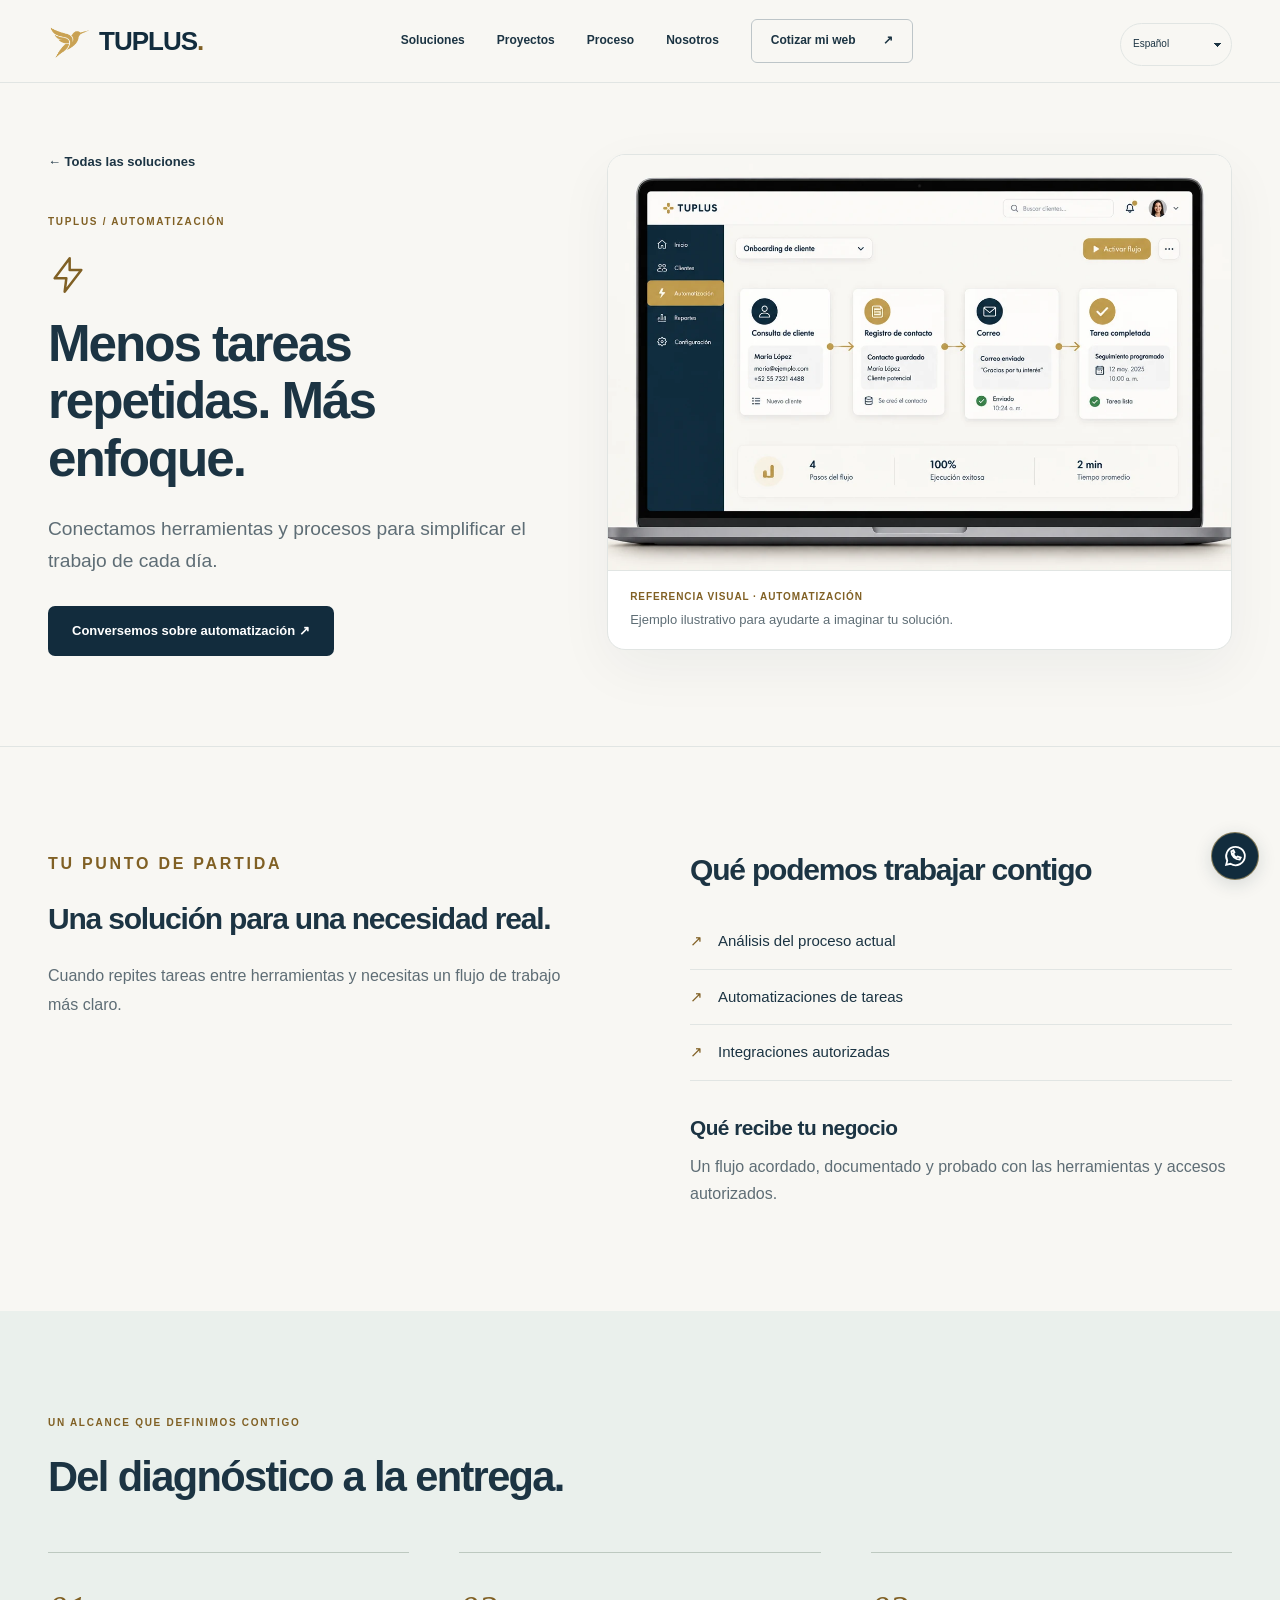
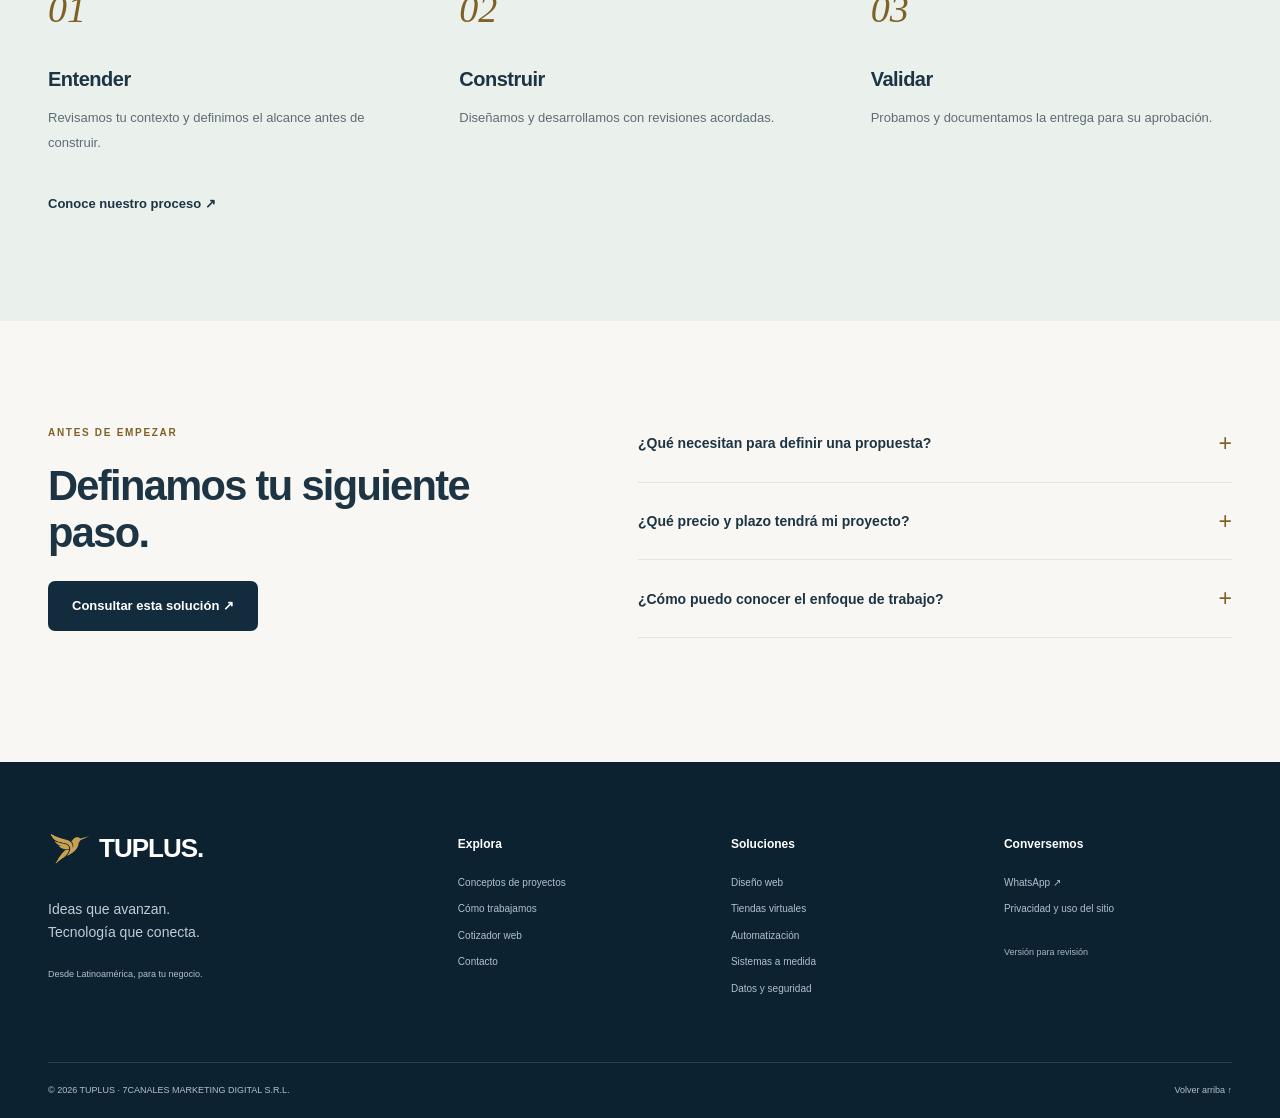
<file: frontend/soluciones/automation.html>
<!doctype html>
<html lang="es"><head>
<meta charset="utf-8"><meta name="viewport" content="width=device-width, initial-scale=1">
<title>Automatización | TUPLUS</title><meta name="description" content="Conectamos herramientas y procesos para simplificar el trabajo de cada día.">
<meta name="theme-color" content="#122c3d"><meta name="robots" content="noindex, nofollow">
<meta property="og:title" content="Automatización | TUPLUS"><meta property="og:description" content="Conectamos herramientas y procesos para simplificar el trabajo de cada día."><meta property="og:type" content="website"><meta property="og:locale" content="es_LA">
<link rel="icon" href="../colibri.png"><link rel="stylesheet" href="../style.css?v=4.3">
<script src="../config.js?v=5.0" defer></script><script src="../quote-core.js?v=4.1" defer></script><script src="../script.js?v=5.0" defer></script>
<script src="../js/i18n-data.js?v=5.0" defer></script><script src="../i18n.js?v=5.0" defer></script></head><body><a class="skip" href="#contenido">Saltar al contenido</a><header class="site-header"><div class="container nav-wrap">
<a class="brand" href="../index.html#inicio" aria-label="TUPLUS, inicio"><img src="../colibri.png" width="44" height="44" alt=""><span>TUPLUS<span class="brand-dot">.</span></span></a>
<button class="menu-toggle" type="button" aria-controls="main-nav" aria-expanded="false" aria-label="Abrir menú"><span></span><span></span></button>
<nav id="main-nav" aria-label="Navegación principal"><a href="../index.html#servicios">Soluciones</a><a href="../index.html#proyectos">Proyectos</a><a href="../index.html#proceso">Proceso</a><a href="../index.html#nosotros">Nosotros</a><a class="nav-quote" href="../cotizador.html">Cotizar mi web <span aria-hidden="true">↗</span></a></nav><label class="language-picker" translate="no"><span class="sr-only">Idioma del sitio</span><select id="site-language" aria-label="Idioma del sitio"><option value="es">Español</option><option value="en">English</option><option value="zh">简体中文</option><option value="ru">Русский</option><option value="pt">Português</option><option value="fr">Français</option><option value="ja">日本語</option><option value="de">Deutsch</option></select></label>
</div></header><button class="menu-overlay" type="button" aria-label="Cerrar menú" hidden></button><main id="contenido" tabindex="-1"><section class="solution-hero"><div class="container"><div class="solution-intro-grid"><div class="solution-intro-copy"><a class="text-link" href="../index.html#servicios">← Todas las soluciones</a><p class="eyebrow">TUPLUS / AUTOMATIZACIÓN</p><span class="solution-icon"><svg viewBox="0 0 24 24" fill="none" stroke="currentColor" stroke-width="1.5" stroke-linecap="round" stroke-linejoin="round" aria-hidden="true"><path d="m13 2-9 12h7l-1 8 10-13h-7z"/></svg></span><h1>Menos tareas repetidas. Más enfoque.</h1><p class="lead">Conectamos herramientas y procesos para simplificar el trabajo de cada día.</p><a class="button button-dark" href="../index.html?interes=automation#contacto">Conversemos sobre automatización ↗</a></div><figure class="solution-reference"><img src="../imagenes/automation.webp" alt="Ejemplo ilustrativo de un flujo que conecta consultas, contactos y tareas" width="1200" height="800" fetchpriority="high"><figcaption><span>REFERENCIA VISUAL · AUTOMATIZACIÓN</span>Ejemplo ilustrativo para ayudarte a imaginar tu solución.</figcaption></figure></div></div></section><section class="section"><div class="container solution-grid"><div><p class="eyebrow">TU PUNTO DE PARTIDA</p><h2>Una solución para una necesidad real.</h2><p class="lead">Cuando repites tareas entre herramientas y necesitas un flujo de trabajo más claro.</p></div><div><h2>Qué podemos trabajar contigo</h2><ul class="capability-list"><li>Análisis del proceso actual</li><li>Automatizaciones de tareas</li><li>Integraciones autorizadas</li></ul><h3>Qué recibe tu negocio</h3><p>Un flujo acordado, documentado y probado con las herramientas y accesos autorizados.</p></div></div></section><section class="section solution-method"><div class="container"><p class="eyebrow">UN ALCANCE QUE DEFINIMOS CONTIGO</p><h2>Del diagnóstico a la entrega.</h2><ol class="process-grid"><li><span>01</span><h3>Entender</h3><p>Revisamos tu contexto y definimos el alcance antes de construir.</p></li><li><span>02</span><h3>Construir</h3><p>Diseñamos y desarrollamos con revisiones acordadas.</p></li><li><span>03</span><h3>Validar</h3><p>Probamos y documentamos la entrega para su aprobación.</p></li></ol><a class="text-link" href="../index.html#proceso">Conoce nuestro proceso ↗</a></div></section><section class="section"><div class="container faq-grid"><div><p class="eyebrow">ANTES DE EMPEZAR</p><h2>Definamos tu siguiente paso.</h2><a class="button button-dark" href="../index.html?interes=automation#contacto">Consultar esta solución ↗</a></div><div class="faq-list"><details><summary>¿Qué necesitan para definir una propuesta?</summary><p>Tu objetivo, el contexto del negocio y las funciones que necesitas. Revisamos contigo los contenidos, herramientas e integraciones involucradas.</p></details><details><summary>¿Qué precio y plazo tendrá mi proyecto?</summary><p>Dependen del alcance acordado. No se consideran confirmados hasta revisar la propuesta comercial. Cuéntanos tu necesidad para preparar una evaluación.</p></details><details><summary>¿Cómo puedo conocer el enfoque de trabajo?</summary><p>Consulta nuestra sección Cómo trabajamos, que presenta el diagnóstico, diseño, desarrollo, pruebas y entrega. </p><a href="../index.html#proceso">Ver metodología →</a></details></div></div></section></main><footer class="site-footer"><div class="container"><div class="footer-grid"><div><a class="brand" href="../index.html#inicio"><img src="../colibri.png" width="44" height="44" alt=""><span>TUPLUS.</span></a><p>Ideas que avanzan.<br>Tecnología que conecta.</p><span class="region">Desde Latinoamérica, para tu negocio.</span></div><div><h2>Explora</h2><a href="../index.html#proyectos">Conceptos de proyectos</a><a href="../index.html#proceso">Cómo trabajamos</a><a href="../cotizador.html">Cotizador web</a><a href="../index.html#contacto">Contacto</a></div><div><h2>Soluciones</h2><a href="../soluciones/web.html">Diseño web</a><a href="../soluciones/commerce.html">Tiendas virtuales</a><a href="../soluciones/automation.html">Automatización</a><a href="../soluciones/systems.html">Sistemas a medida</a><a href="../soluciones/data-security.html">Datos y seguridad</a></div><div><h2>Conversemos</h2><a data-whatsapp href="https://wa.me/51916828870" target="_blank" rel="noopener noreferrer">WhatsApp ↗</a><a href="../privacidad.html">Privacidad y uso del sitio</a><span class="footer-note">Versión para revisión</span></div></div><div class="footer-bottom"><span>© 2026 TUPLUS · 7CANALES MARKETING DIGITAL S.R.L.</span><a href="#contenido">Volver arriba ↑</a></div></div></footer>
<a class="whatsapp-float" data-whatsapp href="https://wa.me/51916828870" target="_blank" rel="noopener noreferrer" aria-label="Conversar por WhatsApp"><svg viewBox="0 0 24 24" fill="none" stroke="currentColor" stroke-width="1.7" aria-hidden="true"><path d="M21 11.5A9 9 0 0 1 7.2 19L3 20l1.1-4A9 9 0 1 1 21 11.5Z"/><path d="M8 7c0 5 4 8 8 8l1-2-3-1-1 1c-2-1-3-2-3-4l1-1-1-2Z"/></svg></a>
<noscript><div class="no-script">Activa JavaScript para usar el cotizador. También puedes <a href="https://wa.me/51916828870">consultar por WhatsApp</a>.</div></noscript></body></html>
</file>
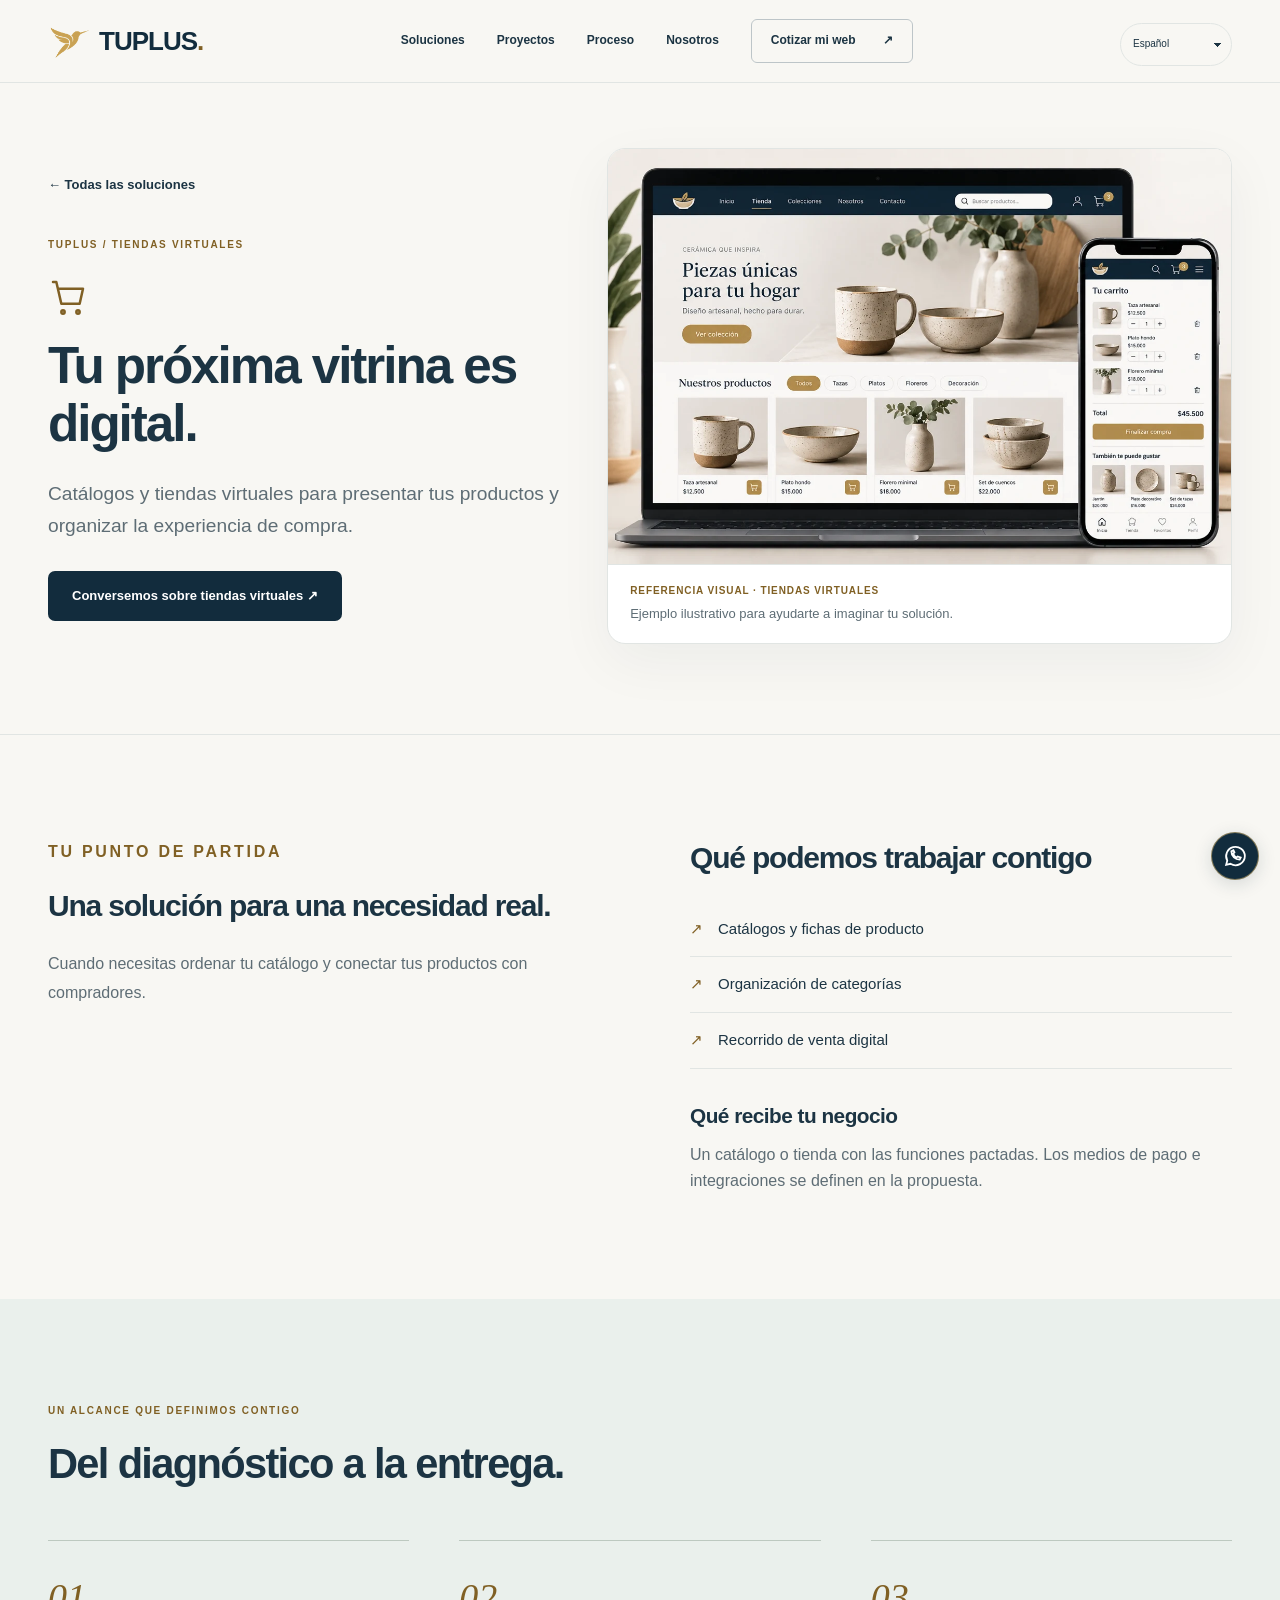
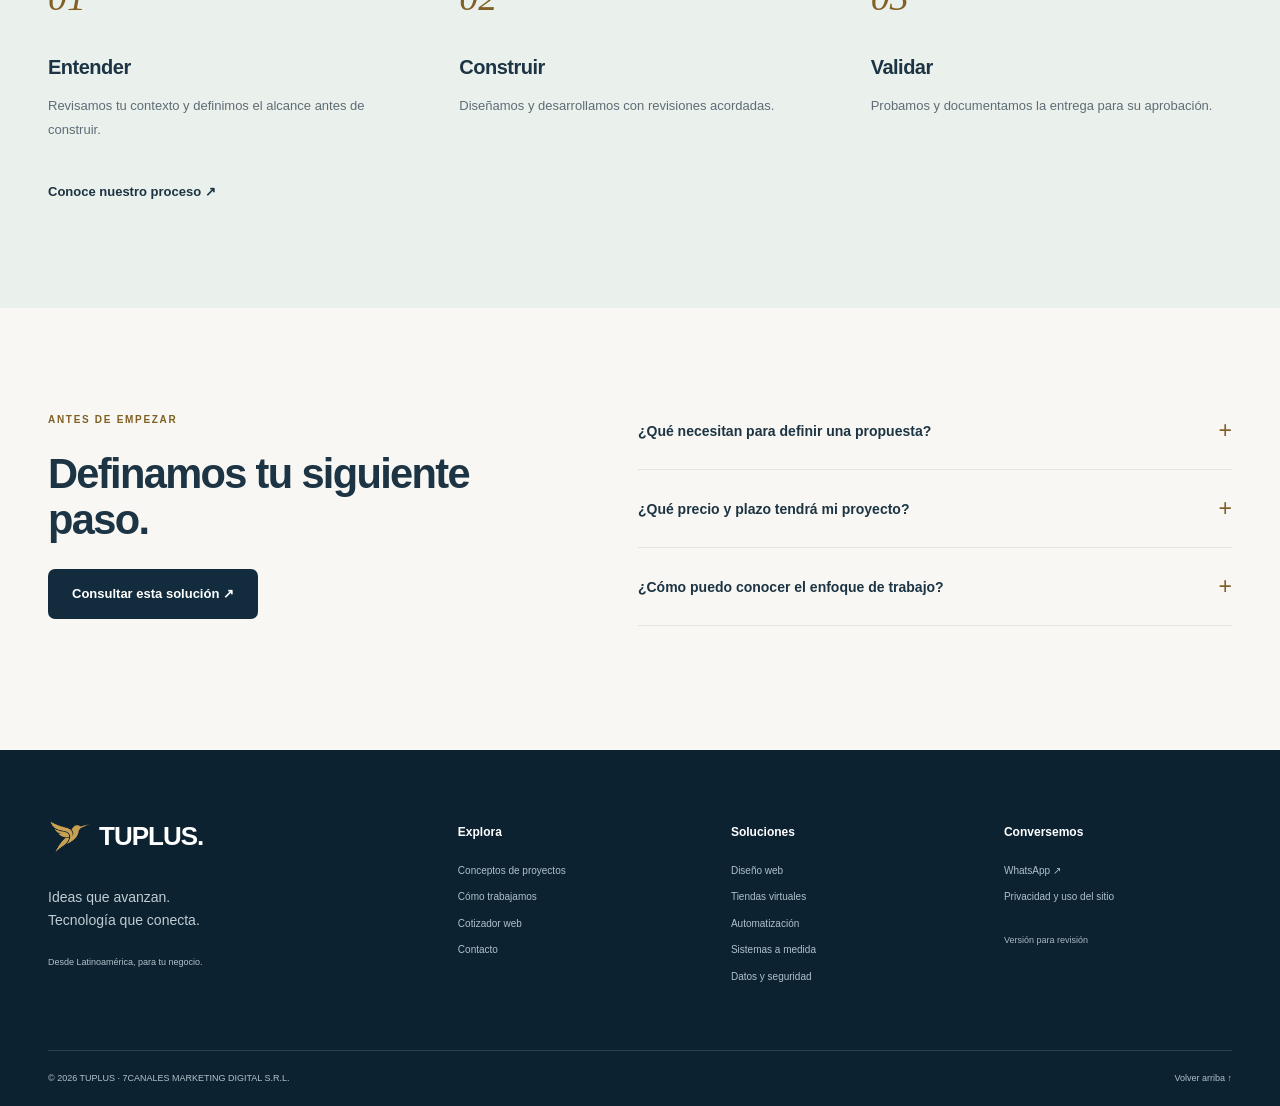
<file: frontend/soluciones/commerce.html>
<!doctype html>
<html lang="es"><head>
<meta charset="utf-8"><meta name="viewport" content="width=device-width, initial-scale=1">
<title>Tiendas virtuales | TUPLUS</title><meta name="description" content="Catálogos y tiendas virtuales para presentar tus productos y organizar la experiencia de compra.">
<meta name="theme-color" content="#122c3d"><meta name="robots" content="noindex, nofollow">
<meta property="og:title" content="Tiendas virtuales | TUPLUS"><meta property="og:description" content="Catálogos y tiendas virtuales para presentar tus productos y organizar la experiencia de compra."><meta property="og:type" content="website"><meta property="og:locale" content="es_LA">
<link rel="icon" href="../colibri.png"><link rel="stylesheet" href="../style.css?v=4.3">
<script src="../config.js?v=5.0" defer></script><script src="../quote-core.js?v=4.1" defer></script><script src="../script.js?v=5.0" defer></script>
<script src="../js/i18n-data.js?v=5.0" defer></script><script src="../i18n.js?v=5.0" defer></script></head><body><a class="skip" href="#contenido">Saltar al contenido</a><header class="site-header"><div class="container nav-wrap">
<a class="brand" href="../index.html#inicio" aria-label="TUPLUS, inicio"><img src="../colibri.png" width="44" height="44" alt=""><span>TUPLUS<span class="brand-dot">.</span></span></a>
<button class="menu-toggle" type="button" aria-controls="main-nav" aria-expanded="false" aria-label="Abrir menú"><span></span><span></span></button>
<nav id="main-nav" aria-label="Navegación principal"><a href="../index.html#servicios">Soluciones</a><a href="../index.html#proyectos">Proyectos</a><a href="../index.html#proceso">Proceso</a><a href="../index.html#nosotros">Nosotros</a><a class="nav-quote" href="../cotizador.html">Cotizar mi web <span aria-hidden="true">↗</span></a></nav><label class="language-picker" translate="no"><span class="sr-only">Idioma del sitio</span><select id="site-language" aria-label="Idioma del sitio"><option value="es">Español</option><option value="en">English</option><option value="zh">简体中文</option><option value="ru">Русский</option><option value="pt">Português</option><option value="fr">Français</option><option value="ja">日本語</option><option value="de">Deutsch</option></select></label>
</div></header><button class="menu-overlay" type="button" aria-label="Cerrar menú" hidden></button><main id="contenido" tabindex="-1"><section class="solution-hero"><div class="container"><div class="solution-intro-grid"><div class="solution-intro-copy"><a class="text-link" href="../index.html#servicios">← Todas las soluciones</a><p class="eyebrow">TUPLUS / TIENDAS VIRTUALES</p><span class="solution-icon"><svg viewBox="0 0 24 24" fill="none" stroke="currentColor" stroke-width="1.5" stroke-linecap="round" stroke-linejoin="round" aria-hidden="true"><path d="M3 3h2l3 13h11l2-9H6"/><circle cx="9" cy="21" r="1"/><circle cx="18" cy="21" r="1"/></svg></span><h1>Tu próxima vitrina es digital.</h1><p class="lead">Catálogos y tiendas virtuales para presentar tus productos y organizar la experiencia de compra.</p><a class="button button-dark" href="../index.html?interes=commerce#contacto">Conversemos sobre tiendas virtuales ↗</a></div><figure class="solution-reference"><img src="../imagenes/commerce.webp" alt="Ejemplo ilustrativo de una tienda virtual con catálogo de productos y carrito" width="1200" height="800" fetchpriority="high"><figcaption><span>REFERENCIA VISUAL · TIENDAS VIRTUALES</span>Ejemplo ilustrativo para ayudarte a imaginar tu solución.</figcaption></figure></div></div></section><section class="section"><div class="container solution-grid"><div><p class="eyebrow">TU PUNTO DE PARTIDA</p><h2>Una solución para una necesidad real.</h2><p class="lead">Cuando necesitas ordenar tu catálogo y conectar tus productos con compradores.</p></div><div><h2>Qué podemos trabajar contigo</h2><ul class="capability-list"><li>Catálogos y fichas de producto</li><li>Organización de categorías</li><li>Recorrido de venta digital</li></ul><h3>Qué recibe tu negocio</h3><p>Un catálogo o tienda con las funciones pactadas. Los medios de pago e integraciones se definen en la propuesta.</p></div></div></section><section class="section solution-method"><div class="container"><p class="eyebrow">UN ALCANCE QUE DEFINIMOS CONTIGO</p><h2>Del diagnóstico a la entrega.</h2><ol class="process-grid"><li><span>01</span><h3>Entender</h3><p>Revisamos tu contexto y definimos el alcance antes de construir.</p></li><li><span>02</span><h3>Construir</h3><p>Diseñamos y desarrollamos con revisiones acordadas.</p></li><li><span>03</span><h3>Validar</h3><p>Probamos y documentamos la entrega para su aprobación.</p></li></ol><a class="text-link" href="../index.html#proceso">Conoce nuestro proceso ↗</a></div></section><section class="section"><div class="container faq-grid"><div><p class="eyebrow">ANTES DE EMPEZAR</p><h2>Definamos tu siguiente paso.</h2><a class="button button-dark" href="../index.html?interes=commerce#contacto">Consultar esta solución ↗</a></div><div class="faq-list"><details><summary>¿Qué necesitan para definir una propuesta?</summary><p>Tu objetivo, el contexto del negocio y las funciones que necesitas. Revisamos contigo los contenidos, herramientas e integraciones involucradas.</p></details><details><summary>¿Qué precio y plazo tendrá mi proyecto?</summary><p>Dependen del alcance acordado. No se consideran confirmados hasta revisar la propuesta comercial. Puedes empezar con el cotizador web de referencia.</p></details><details><summary>¿Cómo puedo conocer el enfoque de trabajo?</summary><p>Consulta nuestra sección Cómo trabajamos, que presenta el diagnóstico, diseño, desarrollo, pruebas y entrega. También puedes explorar los conceptos ilustrativos del portafolio.</p><a href="../index.html#proceso">Ver metodología →</a></details></div></div></section></main><footer class="site-footer"><div class="container"><div class="footer-grid"><div><a class="brand" href="../index.html#inicio"><img src="../colibri.png" width="44" height="44" alt=""><span>TUPLUS.</span></a><p>Ideas que avanzan.<br>Tecnología que conecta.</p><span class="region">Desde Latinoamérica, para tu negocio.</span></div><div><h2>Explora</h2><a href="../index.html#proyectos">Conceptos de proyectos</a><a href="../index.html#proceso">Cómo trabajamos</a><a href="../cotizador.html">Cotizador web</a><a href="../index.html#contacto">Contacto</a></div><div><h2>Soluciones</h2><a href="../soluciones/web.html">Diseño web</a><a href="../soluciones/commerce.html">Tiendas virtuales</a><a href="../soluciones/automation.html">Automatización</a><a href="../soluciones/systems.html">Sistemas a medida</a><a href="../soluciones/data-security.html">Datos y seguridad</a></div><div><h2>Conversemos</h2><a data-whatsapp href="https://wa.me/51916828870" target="_blank" rel="noopener noreferrer">WhatsApp ↗</a><a href="../privacidad.html">Privacidad y uso del sitio</a><span class="footer-note">Versión para revisión</span></div></div><div class="footer-bottom"><span>© 2026 TUPLUS · 7CANALES MARKETING DIGITAL S.R.L.</span><a href="#contenido">Volver arriba ↑</a></div></div></footer>
<a class="whatsapp-float" data-whatsapp href="https://wa.me/51916828870" target="_blank" rel="noopener noreferrer" aria-label="Conversar por WhatsApp"><svg viewBox="0 0 24 24" fill="none" stroke="currentColor" stroke-width="1.7" aria-hidden="true"><path d="M21 11.5A9 9 0 0 1 7.2 19L3 20l1.1-4A9 9 0 1 1 21 11.5Z"/><path d="M8 7c0 5 4 8 8 8l1-2-3-1-1 1c-2-1-3-2-3-4l1-1-1-2Z"/></svg></a>
<noscript><div class="no-script">Activa JavaScript para usar el cotizador. También puedes <a href="https://wa.me/51916828870">consultar por WhatsApp</a>.</div></noscript></body></html>
</file>
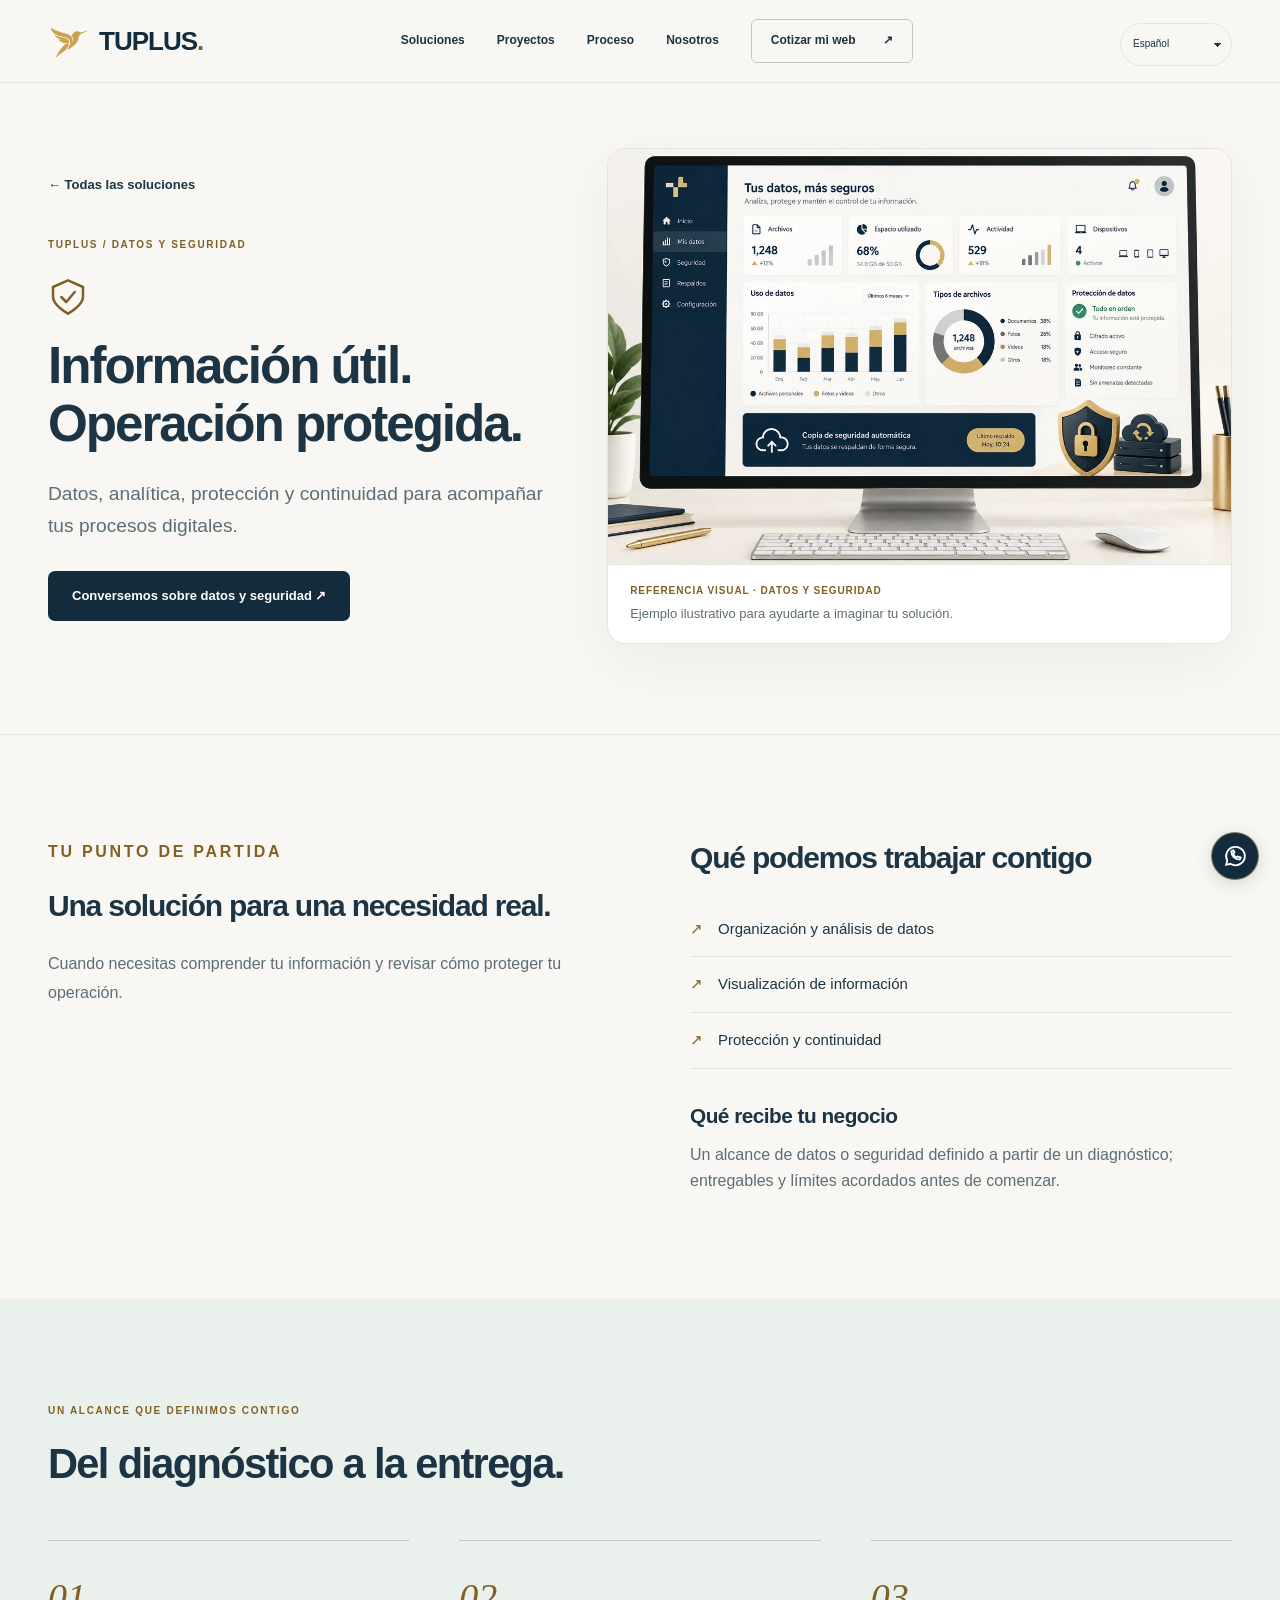
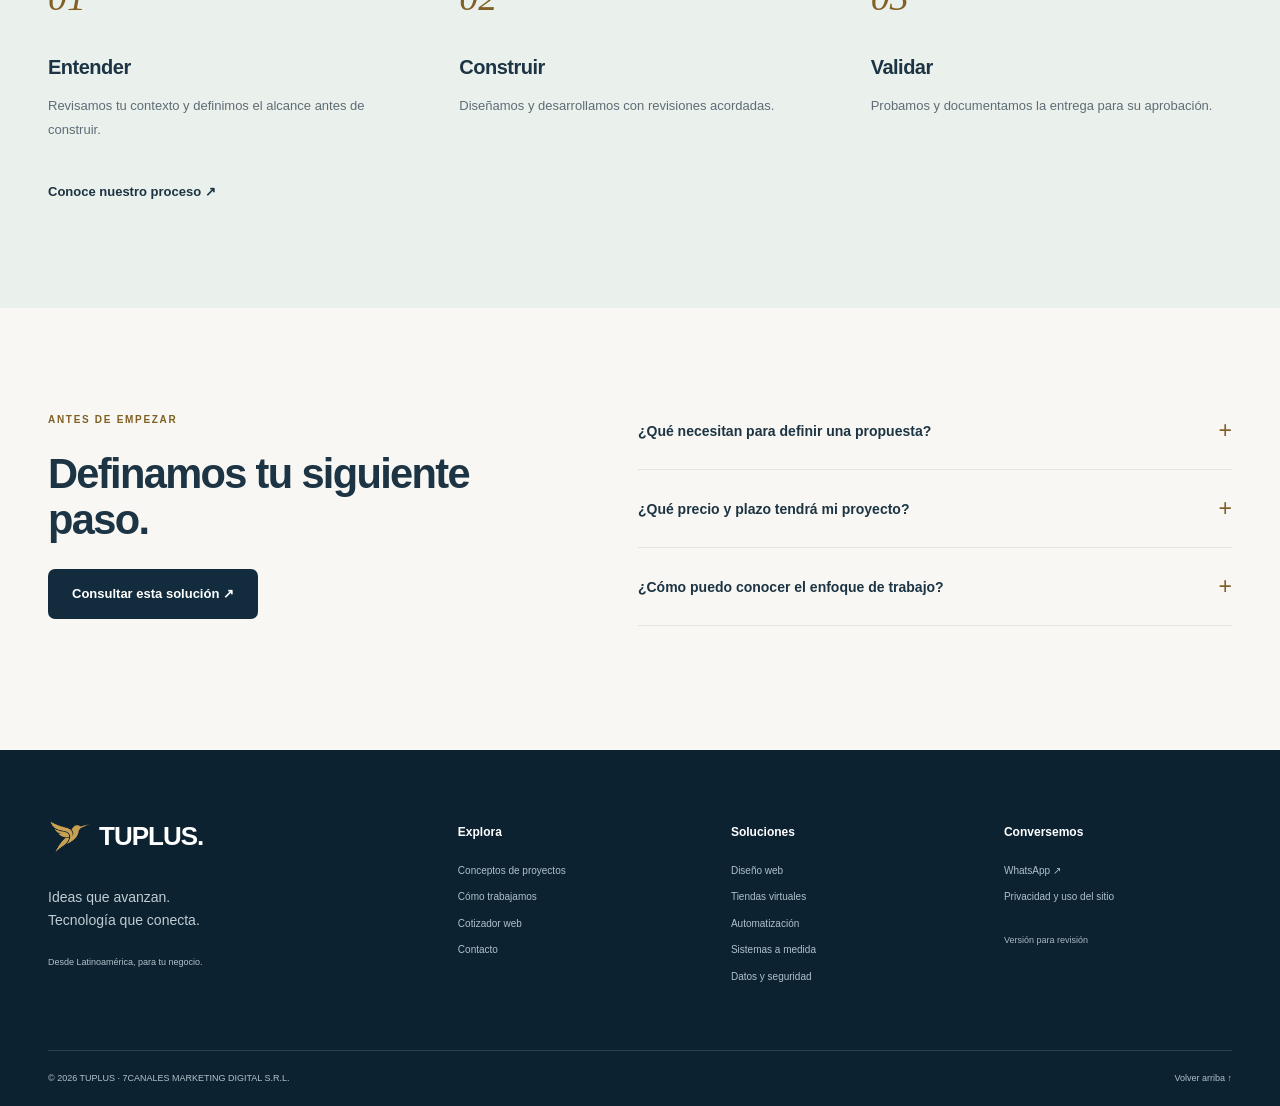
<file: frontend/soluciones/data-security.html>
<!doctype html>
<html lang="es"><head>
<meta charset="utf-8"><meta name="viewport" content="width=device-width, initial-scale=1">
<title>Datos y seguridad | TUPLUS</title><meta name="description" content="Datos, analítica, protección y continuidad para acompañar tus procesos digitales.">
<meta name="theme-color" content="#122c3d"><meta name="robots" content="noindex, nofollow">
<meta property="og:title" content="Datos y seguridad | TUPLUS"><meta property="og:description" content="Datos, analítica, protección y continuidad para acompañar tus procesos digitales."><meta property="og:type" content="website"><meta property="og:locale" content="es_LA">
<link rel="icon" href="../colibri.png"><link rel="stylesheet" href="../style.css?v=4.3">
<script src="../config.js?v=5.0" defer></script><script src="../quote-core.js?v=4.1" defer></script><script src="../script.js?v=5.0" defer></script>
<script src="../js/i18n-data.js?v=5.0" defer></script><script src="../i18n.js?v=5.0" defer></script></head><body><a class="skip" href="#contenido">Saltar al contenido</a><header class="site-header"><div class="container nav-wrap">
<a class="brand" href="../index.html#inicio" aria-label="TUPLUS, inicio"><img src="../colibri.png" width="44" height="44" alt=""><span>TUPLUS<span class="brand-dot">.</span></span></a>
<button class="menu-toggle" type="button" aria-controls="main-nav" aria-expanded="false" aria-label="Abrir menú"><span></span><span></span></button>
<nav id="main-nav" aria-label="Navegación principal"><a href="../index.html#servicios">Soluciones</a><a href="../index.html#proyectos">Proyectos</a><a href="../index.html#proceso">Proceso</a><a href="../index.html#nosotros">Nosotros</a><a class="nav-quote" href="../cotizador.html">Cotizar mi web <span aria-hidden="true">↗</span></a></nav><label class="language-picker" translate="no"><span class="sr-only">Idioma del sitio</span><select id="site-language" aria-label="Idioma del sitio"><option value="es">Español</option><option value="en">English</option><option value="zh">简体中文</option><option value="ru">Русский</option><option value="pt">Português</option><option value="fr">Français</option><option value="ja">日本語</option><option value="de">Deutsch</option></select></label>
</div></header><button class="menu-overlay" type="button" aria-label="Cerrar menú" hidden></button><main id="contenido" tabindex="-1"><section class="solution-hero"><div class="container"><div class="solution-intro-grid"><div class="solution-intro-copy"><a class="text-link" href="../index.html#servicios">← Todas las soluciones</a><p class="eyebrow">TUPLUS / DATOS Y SEGURIDAD</p><span class="solution-icon"><svg viewBox="0 0 24 24" fill="none" stroke="currentColor" stroke-width="1.5" stroke-linecap="round" stroke-linejoin="round" aria-hidden="true"><path d="m12 2 9 4v6c0 5-9 10-9 10S3 17 3 12V6zM8 12l3 3 5-6"/></svg></span><h1>Información útil. Operación protegida.</h1><p class="lead">Datos, analítica, protección y continuidad para acompañar tus procesos digitales.</p><a class="button button-dark" href="../index.html?interes=data-security#contacto">Conversemos sobre datos y seguridad ↗</a></div><figure class="solution-reference"><img src="../imagenes/data-security.webp" alt="Ejemplo ilustrativo de un panel de análisis con protección y copias de seguridad" width="1200" height="800" fetchpriority="high"><figcaption><span>REFERENCIA VISUAL · DATOS Y SEGURIDAD</span>Ejemplo ilustrativo para ayudarte a imaginar tu solución.</figcaption></figure></div></div></section><section class="section"><div class="container solution-grid"><div><p class="eyebrow">TU PUNTO DE PARTIDA</p><h2>Una solución para una necesidad real.</h2><p class="lead">Cuando necesitas comprender tu información y revisar cómo proteger tu operación.</p></div><div><h2>Qué podemos trabajar contigo</h2><ul class="capability-list"><li>Organización y análisis de datos</li><li>Visualización de información</li><li>Protección y continuidad</li></ul><h3>Qué recibe tu negocio</h3><p>Un alcance de datos o seguridad definido a partir de un diagnóstico; entregables y límites acordados antes de comenzar.</p></div></div></section><section class="section solution-method"><div class="container"><p class="eyebrow">UN ALCANCE QUE DEFINIMOS CONTIGO</p><h2>Del diagnóstico a la entrega.</h2><ol class="process-grid"><li><span>01</span><h3>Entender</h3><p>Revisamos tu contexto y definimos el alcance antes de construir.</p></li><li><span>02</span><h3>Construir</h3><p>Diseñamos y desarrollamos con revisiones acordadas.</p></li><li><span>03</span><h3>Validar</h3><p>Probamos y documentamos la entrega para su aprobación.</p></li></ol><a class="text-link" href="../index.html#proceso">Conoce nuestro proceso ↗</a></div></section><section class="section"><div class="container faq-grid"><div><p class="eyebrow">ANTES DE EMPEZAR</p><h2>Definamos tu siguiente paso.</h2><a class="button button-dark" href="../index.html?interes=data-security#contacto">Consultar esta solución ↗</a></div><div class="faq-list"><details><summary>¿Qué necesitan para definir una propuesta?</summary><p>Tu objetivo, el contexto del negocio y las funciones que necesitas. Revisamos contigo los contenidos, herramientas e integraciones involucradas.</p></details><details><summary>¿Qué precio y plazo tendrá mi proyecto?</summary><p>Dependen del alcance acordado. No se consideran confirmados hasta revisar la propuesta comercial. Cuéntanos tu necesidad para preparar una evaluación.</p></details><details><summary>¿Cómo puedo conocer el enfoque de trabajo?</summary><p>Consulta nuestra sección Cómo trabajamos, que presenta el diagnóstico, diseño, desarrollo, pruebas y entrega. </p><a href="../index.html#proceso">Ver metodología →</a></details></div></div></section></main><footer class="site-footer"><div class="container"><div class="footer-grid"><div><a class="brand" href="../index.html#inicio"><img src="../colibri.png" width="44" height="44" alt=""><span>TUPLUS.</span></a><p>Ideas que avanzan.<br>Tecnología que conecta.</p><span class="region">Desde Latinoamérica, para tu negocio.</span></div><div><h2>Explora</h2><a href="../index.html#proyectos">Conceptos de proyectos</a><a href="../index.html#proceso">Cómo trabajamos</a><a href="../cotizador.html">Cotizador web</a><a href="../index.html#contacto">Contacto</a></div><div><h2>Soluciones</h2><a href="../soluciones/web.html">Diseño web</a><a href="../soluciones/commerce.html">Tiendas virtuales</a><a href="../soluciones/automation.html">Automatización</a><a href="../soluciones/systems.html">Sistemas a medida</a><a href="../soluciones/data-security.html">Datos y seguridad</a></div><div><h2>Conversemos</h2><a data-whatsapp href="https://wa.me/51916828870" target="_blank" rel="noopener noreferrer">WhatsApp ↗</a><a href="../privacidad.html">Privacidad y uso del sitio</a><span class="footer-note">Versión para revisión</span></div></div><div class="footer-bottom"><span>© 2026 TUPLUS · 7CANALES MARKETING DIGITAL S.R.L.</span><a href="#contenido">Volver arriba ↑</a></div></div></footer>
<a class="whatsapp-float" data-whatsapp href="https://wa.me/51916828870" target="_blank" rel="noopener noreferrer" aria-label="Conversar por WhatsApp"><svg viewBox="0 0 24 24" fill="none" stroke="currentColor" stroke-width="1.7" aria-hidden="true"><path d="M21 11.5A9 9 0 0 1 7.2 19L3 20l1.1-4A9 9 0 1 1 21 11.5Z"/><path d="M8 7c0 5 4 8 8 8l1-2-3-1-1 1c-2-1-3-2-3-4l1-1-1-2Z"/></svg></a>
<noscript><div class="no-script">Activa JavaScript para usar el cotizador. También puedes <a href="https://wa.me/51916828870">consultar por WhatsApp</a>.</div></noscript></body></html>
</file>
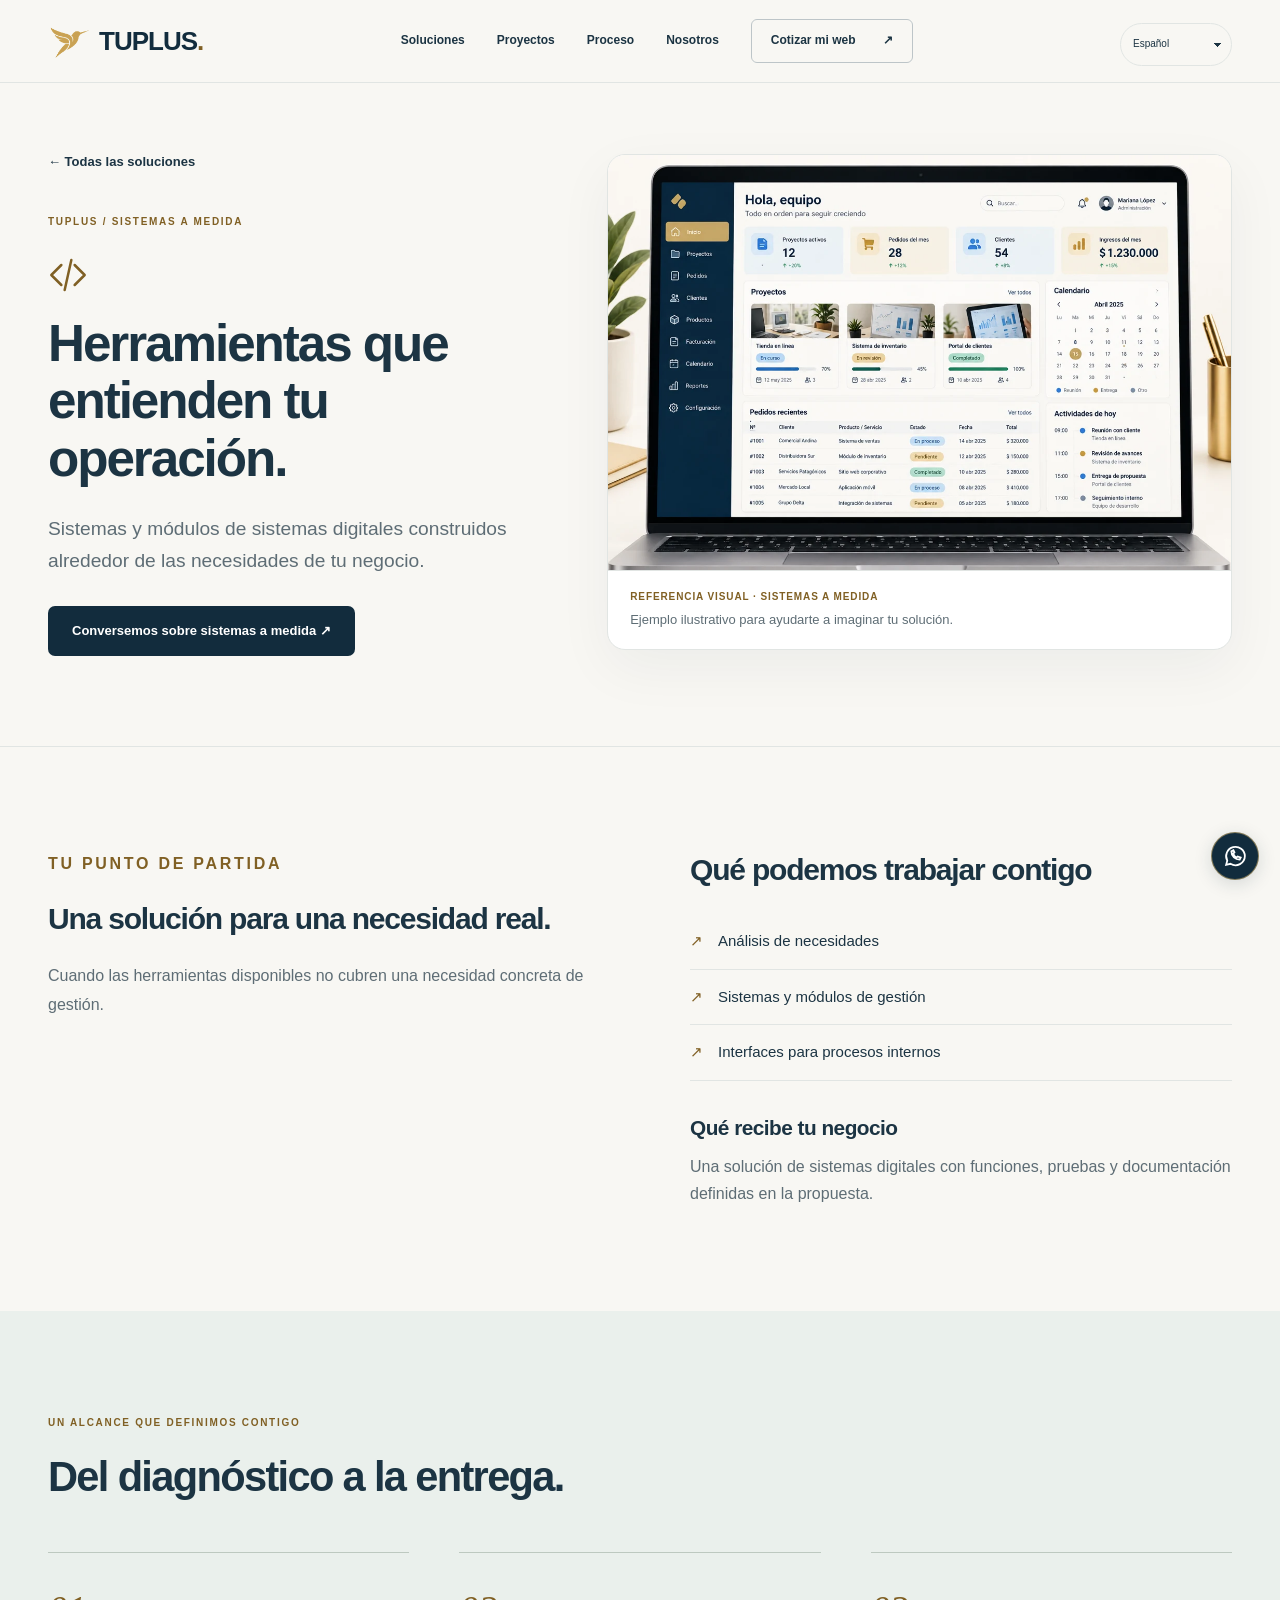
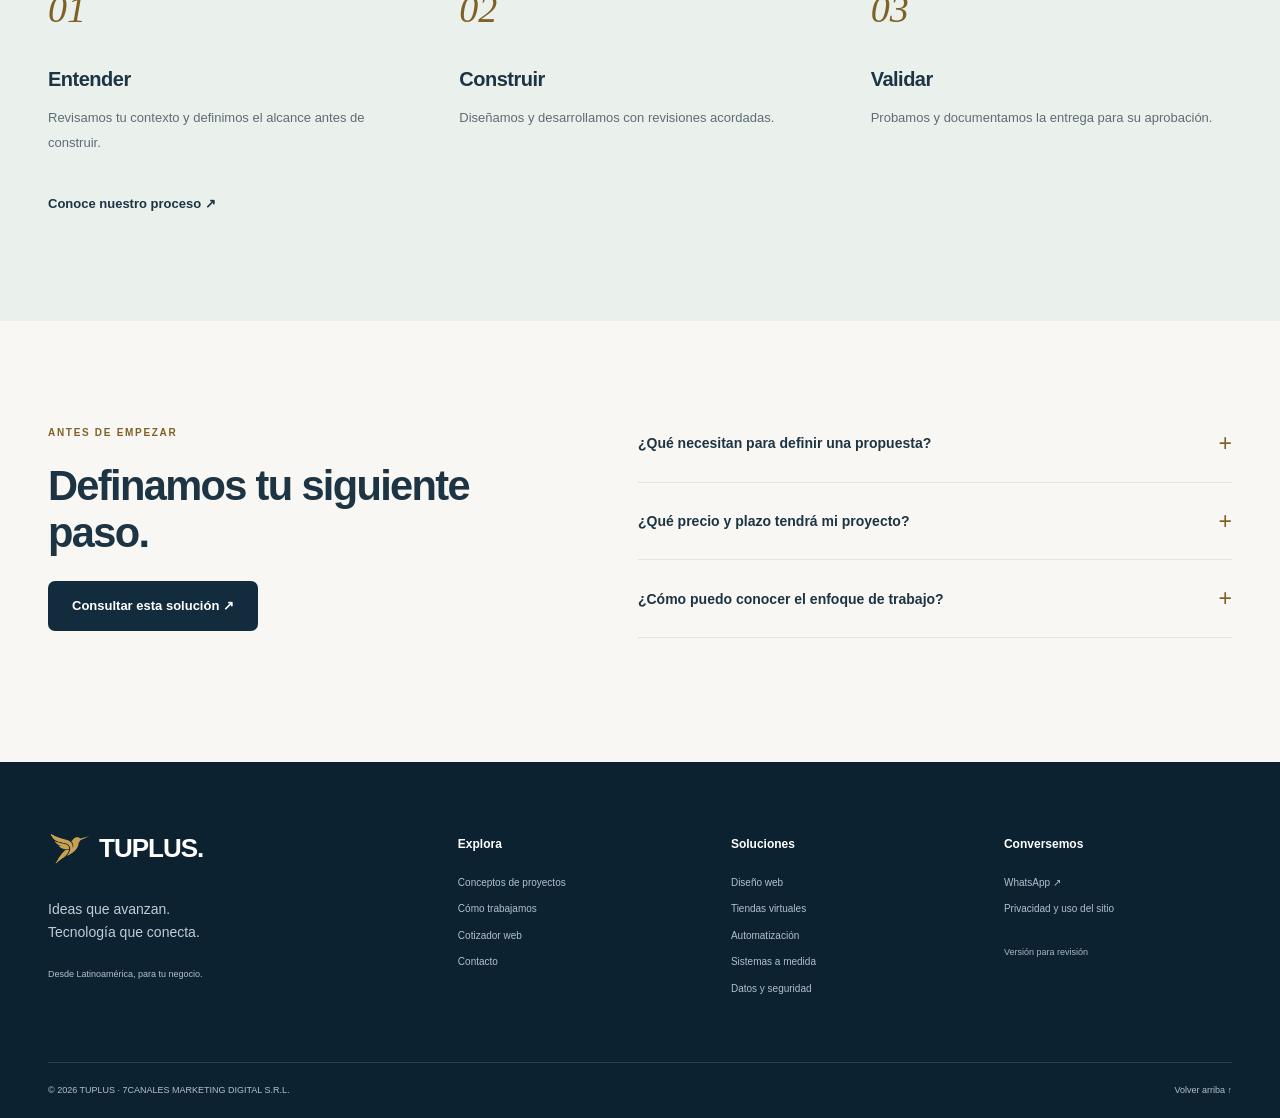
<file: frontend/soluciones/systems.html>
<!doctype html>
<html lang="es"><head>
<meta charset="utf-8"><meta name="viewport" content="width=device-width, initial-scale=1">
<title>Sistemas a medida | TUPLUS</title><meta name="description" content="Sistemas y módulos de sistemas digitales construidos alrededor de las necesidades de tu negocio.">
<meta name="theme-color" content="#122c3d"><meta name="robots" content="noindex, nofollow">
<meta property="og:title" content="Sistemas a medida | TUPLUS"><meta property="og:description" content="Sistemas y módulos de sistemas digitales construidos alrededor de las necesidades de tu negocio."><meta property="og:type" content="website"><meta property="og:locale" content="es_LA">
<link rel="icon" href="../colibri.png"><link rel="stylesheet" href="../style.css?v=4.3">
<script src="../config.js?v=5.0" defer></script><script src="../quote-core.js?v=4.1" defer></script><script src="../script.js?v=5.0" defer></script>
<script src="../js/i18n-data.js?v=5.0" defer></script><script src="../i18n.js?v=5.0" defer></script></head><body><a class="skip" href="#contenido">Saltar al contenido</a><header class="site-header"><div class="container nav-wrap">
<a class="brand" href="../index.html#inicio" aria-label="TUPLUS, inicio"><img src="../colibri.png" width="44" height="44" alt=""><span>TUPLUS<span class="brand-dot">.</span></span></a>
<button class="menu-toggle" type="button" aria-controls="main-nav" aria-expanded="false" aria-label="Abrir menú"><span></span><span></span></button>
<nav id="main-nav" aria-label="Navegación principal"><a href="../index.html#servicios">Soluciones</a><a href="../index.html#proyectos">Proyectos</a><a href="../index.html#proceso">Proceso</a><a href="../index.html#nosotros">Nosotros</a><a class="nav-quote" href="../cotizador.html">Cotizar mi web <span aria-hidden="true">↗</span></a></nav><label class="language-picker" translate="no"><span class="sr-only">Idioma del sitio</span><select id="site-language" aria-label="Idioma del sitio"><option value="es">Español</option><option value="en">English</option><option value="zh">简体中文</option><option value="ru">Русский</option><option value="pt">Português</option><option value="fr">Français</option><option value="ja">日本語</option><option value="de">Deutsch</option></select></label>
</div></header><button class="menu-overlay" type="button" aria-label="Cerrar menú" hidden></button><main id="contenido" tabindex="-1"><section class="solution-hero"><div class="container"><div class="solution-intro-grid"><div class="solution-intro-copy"><a class="text-link" href="../index.html#servicios">← Todas las soluciones</a><p class="eyebrow">TUPLUS / SISTEMAS A MEDIDA</p><span class="solution-icon"><svg viewBox="0 0 24 24" fill="none" stroke="currentColor" stroke-width="1.5" stroke-linecap="round" stroke-linejoin="round" aria-hidden="true"><path d="m8 6-6 6 6 6m8-12 6 6-6 6M14 3l-4 18"/></svg></span><h1>Herramientas que entienden tu operación.</h1><p class="lead">Sistemas y módulos de sistemas digitales construidos alrededor de las necesidades de tu negocio.</p><a class="button button-dark" href="../index.html?interes=systems#contacto">Conversemos sobre sistemas a medida ↗</a></div><figure class="solution-reference"><img src="../imagenes/systems.webp" alt="Ejemplo ilustrativo de un sistema de gestión con proyectos, pedidos y calendario" width="1200" height="800" fetchpriority="high"><figcaption><span>REFERENCIA VISUAL · SISTEMAS A MEDIDA</span>Ejemplo ilustrativo para ayudarte a imaginar tu solución.</figcaption></figure></div></div></section><section class="section"><div class="container solution-grid"><div><p class="eyebrow">TU PUNTO DE PARTIDA</p><h2>Una solución para una necesidad real.</h2><p class="lead">Cuando las herramientas disponibles no cubren una necesidad concreta de gestión.</p></div><div><h2>Qué podemos trabajar contigo</h2><ul class="capability-list"><li>Análisis de necesidades</li><li>Sistemas y módulos de gestión</li><li>Interfaces para procesos internos</li></ul><h3>Qué recibe tu negocio</h3><p>Una solución de sistemas digitales con funciones, pruebas y documentación definidas en la propuesta.</p></div></div></section><section class="section solution-method"><div class="container"><p class="eyebrow">UN ALCANCE QUE DEFINIMOS CONTIGO</p><h2>Del diagnóstico a la entrega.</h2><ol class="process-grid"><li><span>01</span><h3>Entender</h3><p>Revisamos tu contexto y definimos el alcance antes de construir.</p></li><li><span>02</span><h3>Construir</h3><p>Diseñamos y desarrollamos con revisiones acordadas.</p></li><li><span>03</span><h3>Validar</h3><p>Probamos y documentamos la entrega para su aprobación.</p></li></ol><a class="text-link" href="../index.html#proceso">Conoce nuestro proceso ↗</a></div></section><section class="section"><div class="container faq-grid"><div><p class="eyebrow">ANTES DE EMPEZAR</p><h2>Definamos tu siguiente paso.</h2><a class="button button-dark" href="../index.html?interes=systems#contacto">Consultar esta solución ↗</a></div><div class="faq-list"><details><summary>¿Qué necesitan para definir una propuesta?</summary><p>Tu objetivo, el contexto del negocio y las funciones que necesitas. Revisamos contigo los contenidos, herramientas e integraciones involucradas.</p></details><details><summary>¿Qué precio y plazo tendrá mi proyecto?</summary><p>Dependen del alcance acordado. No se consideran confirmados hasta revisar la propuesta comercial. Cuéntanos tu necesidad para preparar una evaluación.</p></details><details><summary>¿Cómo puedo conocer el enfoque de trabajo?</summary><p>Consulta nuestra sección Cómo trabajamos, que presenta el diagnóstico, diseño, desarrollo, pruebas y entrega. También puedes explorar los conceptos ilustrativos del portafolio.</p><a href="../index.html#proceso">Ver metodología →</a></details></div></div></section></main><footer class="site-footer"><div class="container"><div class="footer-grid"><div><a class="brand" href="../index.html#inicio"><img src="../colibri.png" width="44" height="44" alt=""><span>TUPLUS.</span></a><p>Ideas que avanzan.<br>Tecnología que conecta.</p><span class="region">Desde Latinoamérica, para tu negocio.</span></div><div><h2>Explora</h2><a href="../index.html#proyectos">Conceptos de proyectos</a><a href="../index.html#proceso">Cómo trabajamos</a><a href="../cotizador.html">Cotizador web</a><a href="../index.html#contacto">Contacto</a></div><div><h2>Soluciones</h2><a href="../soluciones/web.html">Diseño web</a><a href="../soluciones/commerce.html">Tiendas virtuales</a><a href="../soluciones/automation.html">Automatización</a><a href="../soluciones/systems.html">Sistemas a medida</a><a href="../soluciones/data-security.html">Datos y seguridad</a></div><div><h2>Conversemos</h2><a data-whatsapp href="https://wa.me/51916828870" target="_blank" rel="noopener noreferrer">WhatsApp ↗</a><a href="../privacidad.html">Privacidad y uso del sitio</a><span class="footer-note">Versión para revisión</span></div></div><div class="footer-bottom"><span>© 2026 TUPLUS · 7CANALES MARKETING DIGITAL S.R.L.</span><a href="#contenido">Volver arriba ↑</a></div></div></footer>
<a class="whatsapp-float" data-whatsapp href="https://wa.me/51916828870" target="_blank" rel="noopener noreferrer" aria-label="Conversar por WhatsApp"><svg viewBox="0 0 24 24" fill="none" stroke="currentColor" stroke-width="1.7" aria-hidden="true"><path d="M21 11.5A9 9 0 0 1 7.2 19L3 20l1.1-4A9 9 0 1 1 21 11.5Z"/><path d="M8 7c0 5 4 8 8 8l1-2-3-1-1 1c-2-1-3-2-3-4l1-1-1-2Z"/></svg></a>
<noscript><div class="no-script">Activa JavaScript para usar el cotizador. También puedes <a href="https://wa.me/51916828870">consultar por WhatsApp</a>.</div></noscript></body></html>
</file>
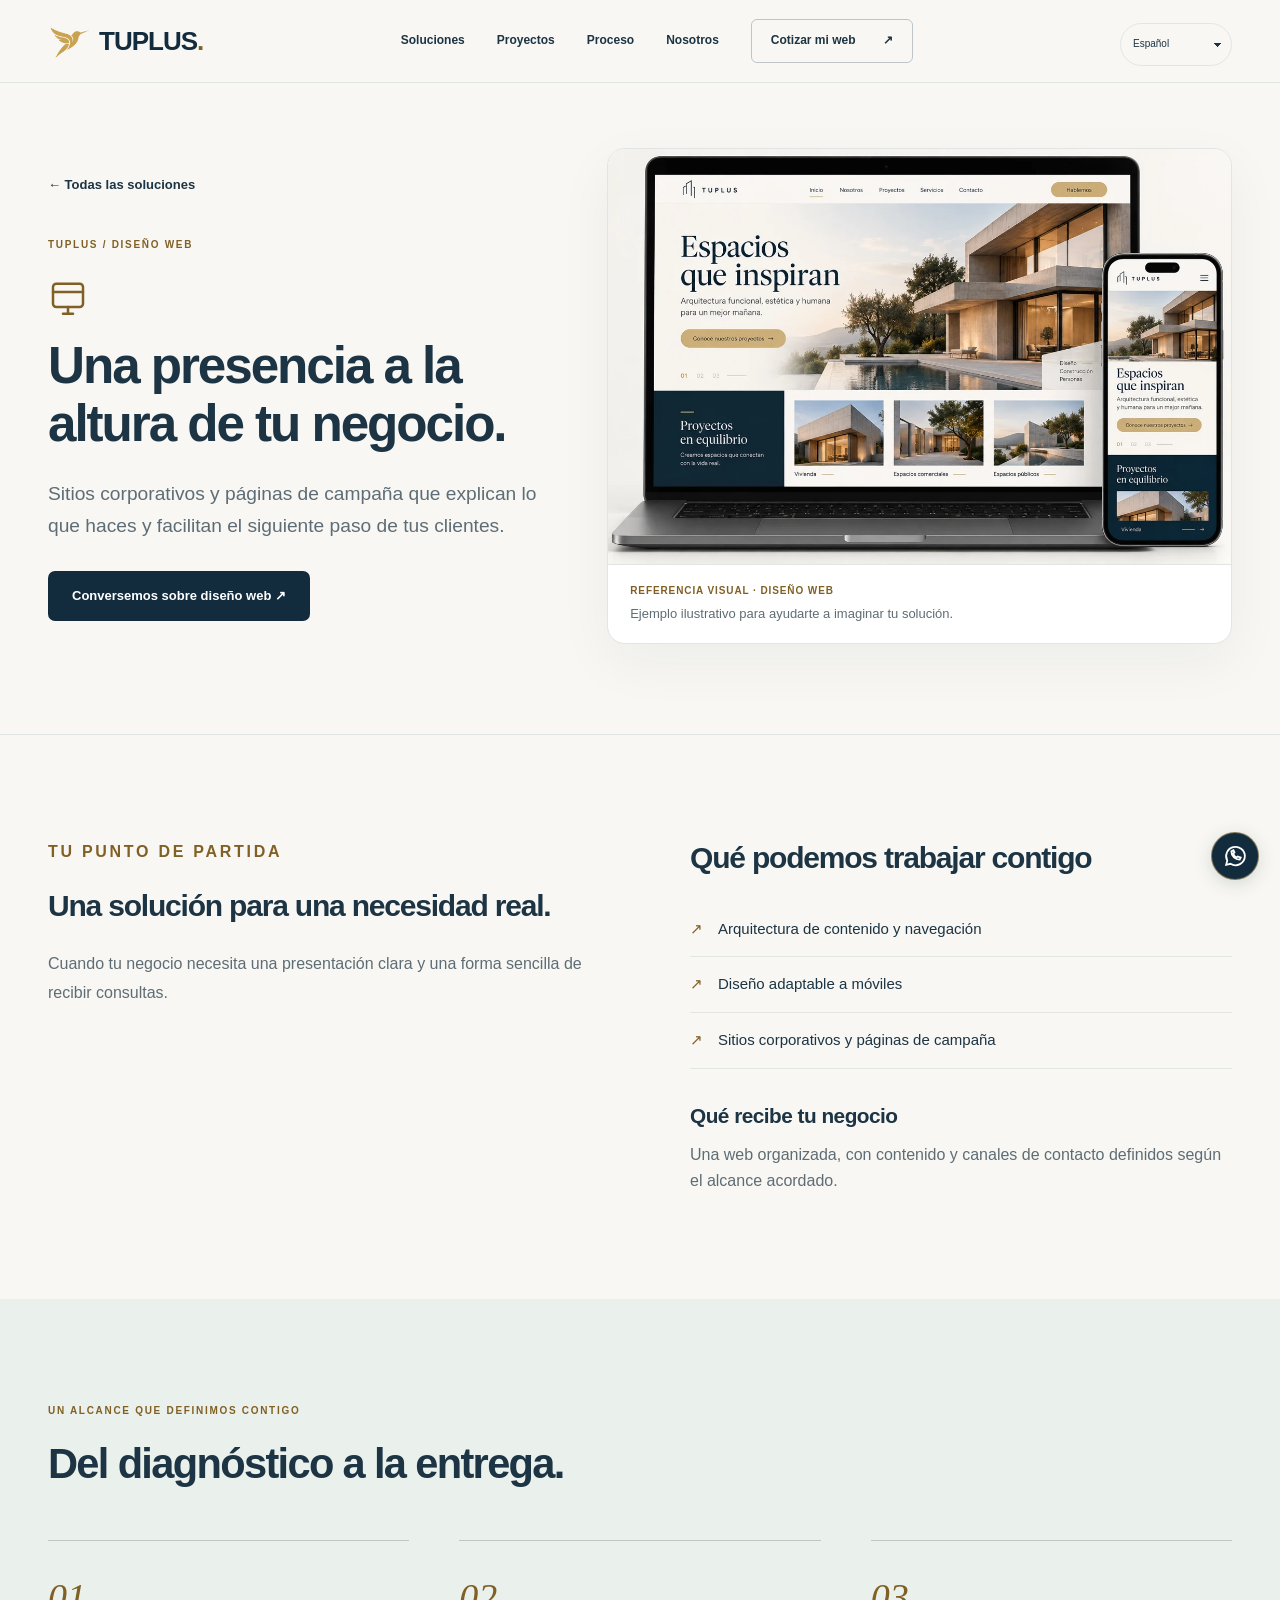
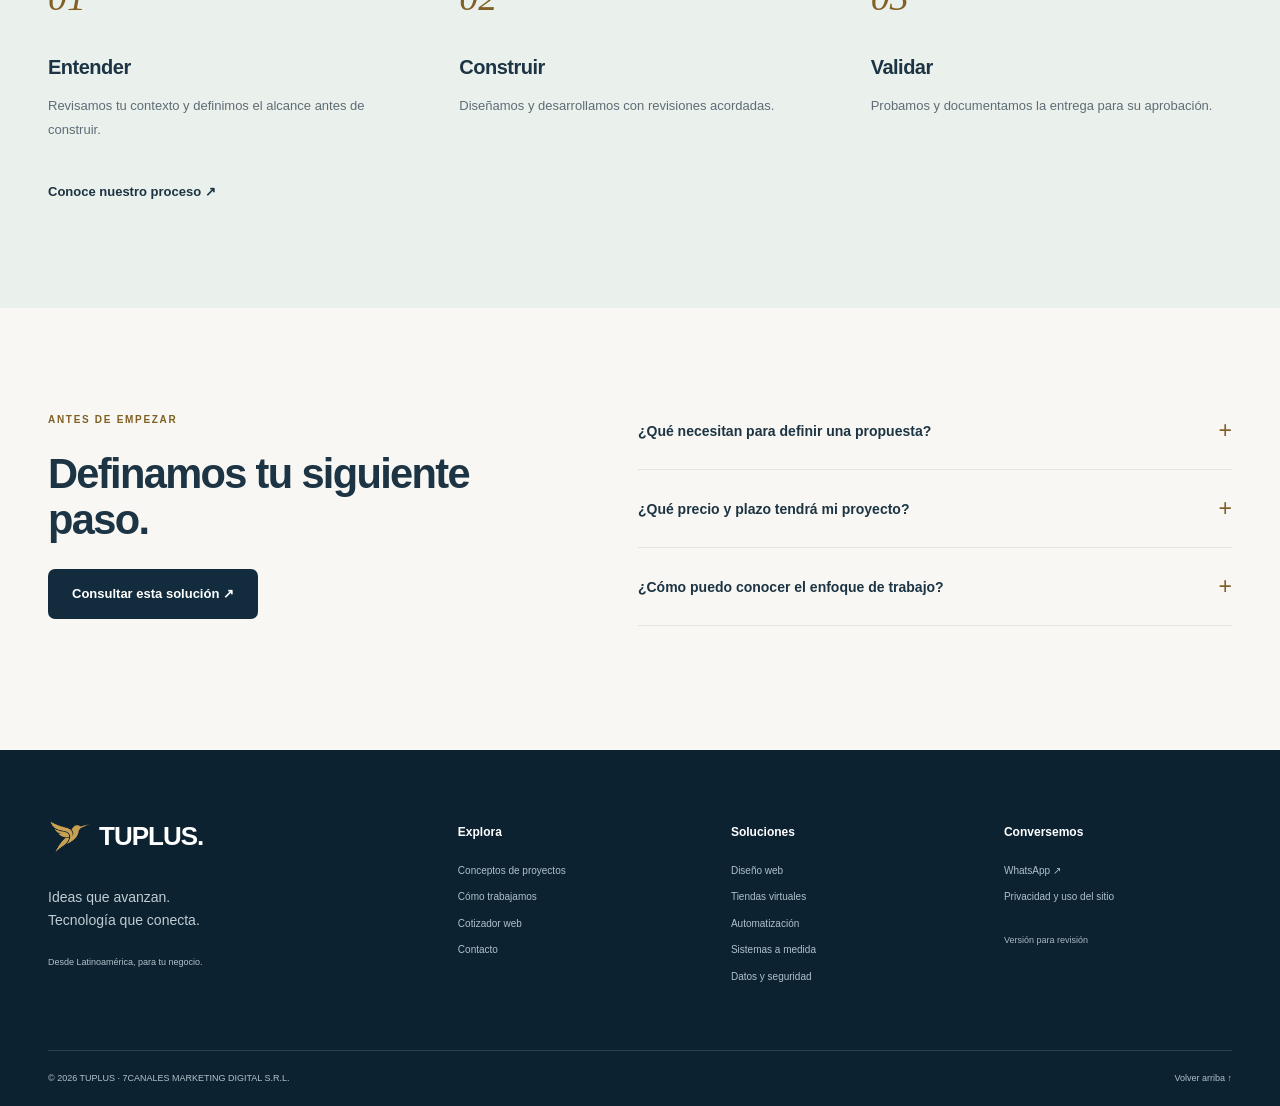
<file: frontend/soluciones/web.html>
<!doctype html>
<html lang="es"><head>
<meta charset="utf-8"><meta name="viewport" content="width=device-width, initial-scale=1">
<title>Diseño web | TUPLUS</title><meta name="description" content="Sitios corporativos y páginas de campaña que explican lo que haces y facilitan el siguiente paso de tus clientes.">
<meta name="theme-color" content="#122c3d"><meta name="robots" content="noindex, nofollow">
<meta property="og:title" content="Diseño web | TUPLUS"><meta property="og:description" content="Sitios corporativos y páginas de campaña que explican lo que haces y facilitan el siguiente paso de tus clientes."><meta property="og:type" content="website"><meta property="og:locale" content="es_LA">
<link rel="icon" href="../colibri.png"><link rel="stylesheet" href="../style.css?v=4.3">
<script src="../config.js?v=5.0" defer></script><script src="../quote-core.js?v=4.1" defer></script><script src="../script.js?v=5.0" defer></script>
<script src="../js/i18n-data.js?v=5.0" defer></script><script src="../i18n.js?v=5.0" defer></script></head><body><a class="skip" href="#contenido">Saltar al contenido</a><header class="site-header"><div class="container nav-wrap">
<a class="brand" href="../index.html#inicio" aria-label="TUPLUS, inicio"><img src="../colibri.png" width="44" height="44" alt=""><span>TUPLUS<span class="brand-dot">.</span></span></a>
<button class="menu-toggle" type="button" aria-controls="main-nav" aria-expanded="false" aria-label="Abrir menú"><span></span><span></span></button>
<nav id="main-nav" aria-label="Navegación principal"><a href="../index.html#servicios">Soluciones</a><a href="../index.html#proyectos">Proyectos</a><a href="../index.html#proceso">Proceso</a><a href="../index.html#nosotros">Nosotros</a><a class="nav-quote" href="../cotizador.html">Cotizar mi web <span aria-hidden="true">↗</span></a></nav><label class="language-picker" translate="no"><span class="sr-only">Idioma del sitio</span><select id="site-language" aria-label="Idioma del sitio"><option value="es">Español</option><option value="en">English</option><option value="zh">简体中文</option><option value="ru">Русский</option><option value="pt">Português</option><option value="fr">Français</option><option value="ja">日本語</option><option value="de">Deutsch</option></select></label>
</div></header><button class="menu-overlay" type="button" aria-label="Cerrar menú" hidden></button><main id="contenido" tabindex="-1"><section class="solution-hero"><div class="container"><div class="solution-intro-grid"><div class="solution-intro-copy"><a class="text-link" href="../index.html#servicios">← Todas las soluciones</a><p class="eyebrow">TUPLUS / DISEÑO WEB</p><span class="solution-icon"><svg viewBox="0 0 24 24" fill="none" stroke="currentColor" stroke-width="1.5" stroke-linecap="round" stroke-linejoin="round" aria-hidden="true"><rect x="3" y="4" width="18" height="14" rx="2"/><path d="M3 9h18M9 22h6m-3-4v4"/></svg></span><h1>Una presencia a la altura de tu negocio.</h1><p class="lead">Sitios corporativos y páginas de campaña que explican lo que haces y facilitan el siguiente paso de tus clientes.</p><a class="button button-dark" href="../index.html?interes=web#contacto">Conversemos sobre diseño web ↗</a></div><figure class="solution-reference"><img src="../imagenes/web.webp" alt="Ejemplo ilustrativo de una página de arquitectura en computadora y teléfono" width="1200" height="800" fetchpriority="high"><figcaption><span>REFERENCIA VISUAL · DISEÑO WEB</span>Ejemplo ilustrativo para ayudarte a imaginar tu solución.</figcaption></figure></div></div></section><section class="section"><div class="container solution-grid"><div><p class="eyebrow">TU PUNTO DE PARTIDA</p><h2>Una solución para una necesidad real.</h2><p class="lead">Cuando tu negocio necesita una presentación clara y una forma sencilla de recibir consultas.</p></div><div><h2>Qué podemos trabajar contigo</h2><ul class="capability-list"><li>Arquitectura de contenido y navegación</li><li>Diseño adaptable a móviles</li><li>Sitios corporativos y páginas de campaña</li></ul><h3>Qué recibe tu negocio</h3><p>Una web organizada, con contenido y canales de contacto definidos según el alcance acordado.</p></div></div></section><section class="section solution-method"><div class="container"><p class="eyebrow">UN ALCANCE QUE DEFINIMOS CONTIGO</p><h2>Del diagnóstico a la entrega.</h2><ol class="process-grid"><li><span>01</span><h3>Entender</h3><p>Revisamos tu contexto y definimos el alcance antes de construir.</p></li><li><span>02</span><h3>Construir</h3><p>Diseñamos y desarrollamos con revisiones acordadas.</p></li><li><span>03</span><h3>Validar</h3><p>Probamos y documentamos la entrega para su aprobación.</p></li></ol><a class="text-link" href="../index.html#proceso">Conoce nuestro proceso ↗</a></div></section><section class="section"><div class="container faq-grid"><div><p class="eyebrow">ANTES DE EMPEZAR</p><h2>Definamos tu siguiente paso.</h2><a class="button button-dark" href="../index.html?interes=web#contacto">Consultar esta solución ↗</a></div><div class="faq-list"><details><summary>¿Qué necesitan para definir una propuesta?</summary><p>Tu objetivo, el contexto del negocio y las funciones que necesitas. Revisamos contigo los contenidos, herramientas e integraciones involucradas.</p></details><details><summary>¿Qué precio y plazo tendrá mi proyecto?</summary><p>Dependen del alcance acordado. No se consideran confirmados hasta revisar la propuesta comercial. Puedes empezar con el cotizador web de referencia.</p></details><details><summary>¿Cómo puedo conocer el enfoque de trabajo?</summary><p>Consulta nuestra sección Cómo trabajamos, que presenta el diagnóstico, diseño, desarrollo, pruebas y entrega. También puedes explorar los conceptos ilustrativos del portafolio.</p><a href="../index.html#proceso">Ver metodología →</a></details></div></div></section></main><footer class="site-footer"><div class="container"><div class="footer-grid"><div><a class="brand" href="../index.html#inicio"><img src="../colibri.png" width="44" height="44" alt=""><span>TUPLUS.</span></a><p>Ideas que avanzan.<br>Tecnología que conecta.</p><span class="region">Desde Latinoamérica, para tu negocio.</span></div><div><h2>Explora</h2><a href="../index.html#proyectos">Conceptos de proyectos</a><a href="../index.html#proceso">Cómo trabajamos</a><a href="../cotizador.html">Cotizador web</a><a href="../index.html#contacto">Contacto</a></div><div><h2>Soluciones</h2><a href="../soluciones/web.html">Diseño web</a><a href="../soluciones/commerce.html">Tiendas virtuales</a><a href="../soluciones/automation.html">Automatización</a><a href="../soluciones/systems.html">Sistemas a medida</a><a href="../soluciones/data-security.html">Datos y seguridad</a></div><div><h2>Conversemos</h2><a data-whatsapp href="https://wa.me/51916828870" target="_blank" rel="noopener noreferrer">WhatsApp ↗</a><a href="../privacidad.html">Privacidad y uso del sitio</a><span class="footer-note">Versión para revisión</span></div></div><div class="footer-bottom"><span>© 2026 TUPLUS · 7CANALES MARKETING DIGITAL S.R.L.</span><a href="#contenido">Volver arriba ↑</a></div></div></footer>
<a class="whatsapp-float" data-whatsapp href="https://wa.me/51916828870" target="_blank" rel="noopener noreferrer" aria-label="Conversar por WhatsApp"><svg viewBox="0 0 24 24" fill="none" stroke="currentColor" stroke-width="1.7" aria-hidden="true"><path d="M21 11.5A9 9 0 0 1 7.2 19L3 20l1.1-4A9 9 0 1 1 21 11.5Z"/><path d="M8 7c0 5 4 8 8 8l1-2-3-1-1 1c-2-1-3-2-3-4l1-1-1-2Z"/></svg></a>
<noscript><div class="no-script">Activa JavaScript para usar el cotizador. También puedes <a href="https://wa.me/51916828870">consultar por WhatsApp</a>.</div></noscript></body></html>
</file>
<file: frontend/style.css>
/* TUPLUS V4 · Identidad compartida por la web y el cotizador. */
:root{--navy:#122c3d;--navy-deep:#0c2231;--ink:#1c3443;--muted:#5e6d75;--gold:#d3b16b;--gold-ink:#806024;--paper:#f8f7f3;--line:#e1e5e3;--white:#fff;--radius:16px;--header:82px}
*{box-sizing:border-box}html{scroll-behavior:smooth;scroll-padding-top:calc(var(--header) + 20px)}body{margin:0;background:var(--paper);color:var(--ink);font-family:"Segoe UI",Arial,sans-serif;font-size:16px;line-height:1.65}body.menu-open{overflow:hidden}button,input,textarea,select{font:inherit}button,a,input,select,textarea{-webkit-tap-highlight-color:transparent}button,a{touch-action:manipulation}button{cursor:pointer}a{color:inherit;text-underline-offset:4px}img,svg{display:block;max-width:100%}button{color:inherit}h1,h2,h3,p{margin:0}h1,h2,h3{line-height:1.12;font-weight:600;letter-spacing:-.04em}h1{font-size:clamp(3rem,6.5vw,6rem)}h2{font-size:clamp(2rem,3.25vw,3rem)}h3{font-size:1.3rem;letter-spacing:-.025em}p{color:var(--muted)}em{font-family:Georgia,"Times New Roman",serif;font-weight:400}button:disabled{cursor:not-allowed;opacity:.5}[hidden]{display:none!important}:focus-visible{outline:3px solid #ab7826;outline-offset:5px}section[id]{scroll-margin-top:20px}.container{width:min(1240px,calc(100% - 96px));margin-inline:auto}.section{padding:104px 0}.eyebrow{font-size:10px;letter-spacing:.17em;font-weight:700;color:var(--gold-ink);margin-bottom:22px}.lead{font-size:1.2rem;line-height:1.65}.text-link{display:inline-flex;gap:18px;align-items:center;font-size:13px;font-weight:600;text-decoration:none;background:none;border:0;padding:0;line-height:1.5}.text-link:hover{color:var(--gold-ink)}.button{display:inline-flex;justify-content:center;align-items:center;gap:22px;min-height:50px;padding:14px 23px;border-radius:7px;font-size:13px;font-weight:600;line-height:1.4;text-decoration:none;border:1px solid transparent;transition:background .18s,transform .18s}.button:hover{transform:translateY(-2px)}.button-dark{background:var(--navy);color:white}.button-dark:hover{background:#24485b}.button-gold{background:var(--gold);color:var(--navy)}.full-width{width:100%}.status-dot{display:inline-block;width:6px;height:6px;border-radius:50%;background:var(--gold);flex-shrink:0}.sr-only{position:absolute!important;width:1px;height:1px;padding:0;margin:-1px;overflow:hidden;clip:rect(0,0,0,0);white-space:nowrap;border:0}.skip{position:fixed;top:10px;left:15px;z-index:200;background:var(--navy);color:white;padding:12px 20px;transform:translateY(-200%)}.skip:focus{transform:translateY(0)}
/* Navegación */
.site-header{position:sticky;top:0;z-index:40;background:rgba(248,247,243,.96);border-bottom:1px solid var(--line);backdrop-filter:blur(14px)}.nav-wrap{height:var(--header);display:flex;align-items:center;justify-content:space-between;gap:32px}.brand{display:inline-flex;align-items:center;gap:8px;text-decoration:none;color:var(--navy);font-size:26px;font-weight:750;letter-spacing:-1px;line-height:1}.brand img{width:43px;height:43px;object-fit:contain}.brand-dot{color:var(--gold-ink)}#main-nav{display:flex;align-items:center;gap:32px}#main-nav>a{font-size:12px;font-weight:600;text-decoration:none;position:relative}#main-nav>a:not(.nav-quote)::after{content:"";position:absolute;bottom:-8px;left:0;width:0;height:2px;background:var(--gold);transition:width .2s}#main-nav>a:hover::after,#main-nav>a[aria-current]::after{width:100%}#main-nav .nav-quote{padding:11px 19px;border:1px solid #bdc5c8;border-radius:6px;display:flex;align-items:center;gap:27px}#main-nav .nav-quote:hover,#main-nav .nav-quote[aria-current]{background:var(--navy);color:white}.menu-toggle{display:none;background:none;border:0;width:46px;height:46px}.menu-overlay{position:fixed;inset:var(--header) 0 0;z-index:35;background:#07192475;border:0}
/* Portada y demostración de interfaz dibujada con CSS */
.hero{overflow:hidden;padding:65px 0 54px;background:radial-gradient(ellipse at 70% 25%,#e8e9e250,transparent 60%)}.hero-grid{display:grid;grid-template-columns:1.02fr 1fr;gap:48px;align-items:center}.hero-copy .eyebrow{display:flex;align-items:center;gap:10px}.hero h1{font-size:clamp(4rem,6.6vw,6.3rem);line-height:.99;letter-spacing:-.066em;margin-bottom:25px}.hero h1 em{color:var(--gold-ink);letter-spacing:-.065em}.hero-lead{max-width:385px;color:var(--ink);font-size:17px;line-height:1.6;margin-bottom:12px}.hero-description{font-size:13px;line-height:1.7}.hero-actions{display:flex;align-items:center;gap:23px;margin:28px 0 29px;flex-wrap:wrap}.hero-actions .text-link{font-size:12px;gap:9px}.hero-foot{display:flex;gap:23px;font-size:10px;color:var(--muted)}.hero-foot span::before{content:"✓";color:var(--gold-ink);margin-right:7px}.hero-visual{position:relative;height:535px;isolation:isolate}.visual-grid{position:absolute;inset:20px -20px 0;background-image:linear-gradient(#b7c2c32b 1px,transparent 1px),linear-gradient(90deg,#b7c2c32b 1px,transparent 1px);background-size:40px 40px;mask-image:radial-gradient(ellipse,black,transparent 70%)}.visual-orbit{position:absolute;inset:35px 0 0;border-radius:50%;border:1px solid #b9c1bc66;transform:rotate(-20deg);z-index:-1}.visual-orbit::before{content:"";position:absolute;inset:33px;border:1px dashed #bac2bc80;border-radius:50%}.visual-orbit::after{content:"";position:absolute;inset:60px;background:var(--navy);border-radius:50%;box-shadow:20px 30px 70px #17323a20}.floating-label{position:absolute;left:30px;top:27px;padding:10px 15px;background:white;border:1px solid #eaede7;border-radius:40px;box-shadow:0 6px 18px #17323a05;display:flex;gap:10px;align-items:center;font-size:10px;transform:rotate(-4deg);z-index:3}.showcase-browser{position:absolute;top:101px;left:0;width:93%;border-radius:10px;background:white;padding:7px;box-shadow:12px 27px 55px #142e3b26;transform:rotate(-5deg);border:1px solid #d8dedd}.browser-chrome{height:25px;display:flex;align-items:center;justify-content:space-between;padding:0 8px;font-size:10px;color:#667078}.browser-chrome>span:first-child{display:flex;gap:4px}.browser-chrome i{height:4px;width:4px;border-radius:50%;background:#c6cdc9}.browser-chrome small{font-size:6px;letter-spacing:.15em}.showcase-content{background:#eeece3;padding:20px 22px 13px;color:#28362f;border-radius:3px}.showcase-nav{display:flex;align-items:center;justify-content:space-between}.showcase-nav b{font-family:Georgia,serif;font-size:24px;font-weight:400}.showcase-nav b span{font-size:11px;vertical-align:top}.showcase-nav>span{font-size:6px}.showcase-body{display:flex;align-items:center;min-height:160px;justify-content:space-between}.mini-eyebrow{font-size:5px;letter-spacing:.15em}.showcase-body h2{font-family:Georgia,serif;font-weight:400;font-size:31px;line-height:1.05;letter-spacing:-1.5px;margin:8px 0 15px}.mini-button{font-size:6px;background:#2f413a;color:white;padding:7px 10px;display:inline-block}.showcase-bottom{display:flex;justify-content:space-between;font-size:5px;border-top:1px solid #bbc3b780;padding-top:9px}.sculpture{position:relative;width:135px;height:155px;flex-shrink:0}.sculpture-ring{position:absolute;left:25px;top:15px;width:90px;height:120px;border-radius:70px 70px 40px 40px;background:linear-gradient(100deg,#b09c7d,#ded2b4 40%,#aa987b);transform:rotate(18deg);box-shadow:14px 10px 18px #26382b24}.sculpture-ring::after{content:"";position:absolute;inset:25px 23px 20px;background:#eeece3;border-radius:50px;box-shadow:inset 4px 3px 8px #6f64494a}.sculpture-base{position:absolute;bottom:9px;left:14px;width:115px;height:13px;border-radius:50%;background:#a5a28d3a;filter:blur(4px)}.mini-dashboard{position:absolute;right:-4px;bottom:64px;width:61%;padding:20px;background:#fff;border-radius:12px;box-shadow:0 16px 45px #142e3b20;transform:rotate(5deg);border:1px solid #e4e8e7}.dashboard-head{display:flex;gap:9px;align-items:center;font-size:11px;font-weight:600}.dashboard-head small{display:block;font-size:5px;letter-spacing:.09em;color:var(--muted);margin-top:2px}.dashboard-icon{width:31px;height:31px;border-radius:8px;background:#e8eee9;display:grid;place-items:center;color:#455b4e;font-size:20px}.dashboard-dots{margin-left:auto;letter-spacing:2px}.dashboard-chart{height:66px;display:flex;align-items:end;gap:9px;margin-top:15px;border-bottom:1px solid #eceeea}.dashboard-chart i{background:#cad6cb;flex:1;height:40%;border-radius:3px 3px 0 0}.dashboard-chart i:nth-child(2n){height:55%;background:#d8c498}.dashboard-chart i:nth-child(3n){height:70%}.dashboard-chart i:nth-child(4n){height:60%;background:#738f7d}.dashboard-chart i:nth-child(7){height:80%}.dashboard-chart i:last-child{height:96%;background:var(--navy)}.dashboard-bottom{display:flex;justify-content:space-between;font-size:6px;color:var(--muted);margin-top:9px}.visual-seal{position:absolute;left:22px;bottom:75px;display:flex;align-items:center;gap:10px;transform:rotate(-5deg)}.visual-seal img{width:52px;height:52px}.visual-seal span{font-size:7px;letter-spacing:.12em;line-height:1.8}.visual-caption{position:absolute;bottom:11px;left:0;right:0;text-align:center;font-size:9px;color:var(--muted)}.discipline-strip{border-block:1px solid var(--line);background:#f2f2ed}.discipline-strip .container{display:flex;align-items:center;justify-content:space-between;gap:25px;min-height:92px}.discipline-strip .container>span{font-size:8px;line-height:1.7;letter-spacing:.07em;white-space:nowrap}.discipline-strip a{font-size:15px;text-decoration:none;letter-spacing:-.02em}.discipline-strip i{font-style:normal;color:#8e9a9e;font-size:12px;margin-left:15px}
/* Secciones y soluciones */
.section-heading{display:flex;align-items:end;justify-content:space-between;gap:40px;margin-bottom:45px}.section-heading>p{max-width:340px;font-size:13px;line-height:1.9;margin-bottom:5px}.section-heading h2{line-height:1.17}.services-grid{display:grid;grid-template-columns:1.13fr 1fr 1fr;gap:18px}.service-card{padding:29px;background:white;border:1px solid var(--line);border-radius:var(--radius);display:flex;flex-direction:column;transition:transform .2s,box-shadow .2s}.service-card:hover{transform:translateY(-4px);box-shadow:0 10px 30px #152b3c08}.service-top{display:flex;align-items:center;justify-content:space-between;gap:8px;margin-bottom:26px}.icon-box{width:36px;height:36px;display:grid;place-items:center;color:var(--gold-ink)}.icon-box svg{width:24px}.service-number{font-size:9px;letter-spacing:.08em;color:var(--muted)}.service-card h3{font-size:21px;margin-bottom:13px}.service-card p{font-size:12px;line-height:1.85;margin-bottom:27px}.service-card .text-link{margin-top:auto;font-size:11px;justify-content:space-between}.service-featured{grid-row:span 2;background:var(--navy);color:white;position:relative;overflow:hidden;padding:34px}.service-featured::after{content:"";height:270px;width:270px;border:1px solid #d3b16b25;border-radius:50%;position:absolute;bottom:10px;right:-130px;pointer-events:none;box-shadow:0 0 0 38px #d3b16b07,0 0 0 75px #d3b16b05}.service-featured .service-top{margin-bottom:90px}.service-featured .icon-box{color:var(--gold);width:48px;height:48px;border:1px solid #ffffff20;border-radius:12px}.service-featured h3{font-size:34px;max-width:190px}.service-featured p{font-size:14px;color:#bdcbd2;max-width:250px}.service-featured .service-number{color:#b4c4cc}.service-featured .text-link{color:var(--gold);position:relative;z-index:1}.projects-section{background:white;border-block:1px solid var(--line)}.project-filters{display:flex;gap:8px;margin:-12px 0 30px;flex-wrap:wrap}.filter{border:1px solid #dfe4e2;background:white;padding:7px 18px;min-height:38px;border-radius:30px;font-size:11px}.filter.active{color:white;background:var(--navy);border-color:var(--navy)}.project-grid{display:grid;grid-template-columns:repeat(3,1fr);gap:25px}.project-art{height:270px;border-radius:12px;overflow:hidden;position:relative;padding:32px 26px}.art-web{background:#dddcd1}.project-preview{height:230px;position:relative;background:#f6f4ec;padding:20px 17px;transform:rotate(-6deg);box-shadow:8px 15px 30px #1c343c20}.project-preview>span{font-size:6px;letter-spacing:.06em}.project-preview strong{font-family:Georgia,serif;font-size:26px;line-height:1.15;font-weight:400;display:block;margin:24px 0;position:relative;z-index:1;max-width:150px}.project-preview small{font-size:6px;border-bottom:1px solid #526251;padding-bottom:3px}.arch-shape{position:absolute;right:20px;top:65px;width:76px;height:124px;border-radius:50px 50px 0 0;background:linear-gradient(110deg,#adb9aa,#516957);box-shadow:9px 6px 10px #1c3a311f}.demo-label{position:absolute;bottom:15px;left:18px;font-size:7px;letter-spacing:.13em;background:#ffffffdb;padding:5px 9px;border-radius:3px}.art-commerce{background:#e6d5bd}.shop-preview{height:220px;padding:18px 20px;background:#f9f5ed;transform:rotate(5deg);box-shadow:8px 15px 30px #3e352419}.shop-preview>span{font-family:Georgia,serif;font-size:16px;display:flex;justify-content:space-between;align-items:center}.shop-preview small{font:5px "Segoe UI",sans-serif;letter-spacing:.1em}.shop-preview strong{display:block;margin:17px 0;font-family:Georgia,serif;font-size:23px;font-weight:400;line-height:1.1}.product-shelf{display:flex;gap:8px}.product-item{background:#eee6d7;width:33%;height:65px;position:relative;display:grid;place-items:center}.product-item i{display:block;width:30px;height:43px;border-radius:7px 7px 15px 15px;background:linear-gradient(90deg,#9b634c,#d29a76,#a5694c)}.product-item:nth-child(2) i{width:36px;height:26px;border-radius:5px 5px 15px 15px;background:linear-gradient(90deg,#6d785b,#aab28f,#798665)}.product-item:nth-child(3) i{width:24px;height:39px;border-radius:10px 10px 8px 8px;background:linear-gradient(90deg,#bda078,#e3c999,#c1a476)}.art-systems{background:#ccdad9}.system-preview{display:flex;height:215px;background:white;border-radius:5px;transform:rotate(-4deg);box-shadow:8px 15px 30px #1c343c20;overflow:hidden}.system-sidebar{width:34px;background:var(--navy);color:var(--gold);font-size:18px;font-weight:700;text-align:center;flex-shrink:0}.system-sidebar i{display:block;width:10px;height:3px;background:#9cacb36b;margin:19px auto}.system-body{padding:19px 14px;width:100%}.system-body>span{font-size:6px;color:var(--muted)}.system-body>strong{display:block;font-size:17px;margin:5px 0 17px}.system-tiles{display:flex;gap:7px}.system-tiles i{height:36px;flex:1;border-radius:4px;background:#e7eeea;border-top:3px solid #bdc7ba}.system-tiles i:nth-child(2){background:#f1eade;border-color:#d9bb86}.system-lines{margin-top:17px}.system-lines i{display:block;background:linear-gradient(90deg,#d6dfdb 15%,transparent 15%,transparent 22%,#ecf0ed 22%,#ecf0ed 80%,transparent 80%);height:8px;margin:10px 0}.project-info{padding:22px 0 0}.project-info>span{font-size:8px;letter-spacing:.15em;color:var(--muted)}.project-info h3{font-size:19px;margin:9px 0 17px;line-height:1.4}.project-info .text-link{font-size:11px}.process-section{background:var(--navy);color:white;position:relative}.process-section .eyebrow{color:var(--gold)}.process-section .section-heading>p{color:#b9c9d1}.process-grid{list-style:none;padding:0;margin:52px 0 0;display:grid;grid-template-columns:repeat(3,1fr);gap:50px}.process-grid li{border-top:1px solid #ffffff30;padding-top:25px}.process-grid li>span{font-family:Georgia,serif;font-size:38px;color:var(--gold);font-style:italic}.process-grid h3{font-size:20px;margin:25px 0 14px;line-height:1.3}.process-grid p{color:#bbcbd3;font-size:13px;line-height:1.9}.process-grid small{display:block;color:#abbec8;font-size:8px;letter-spacing:.15em;margin-top:30px}
/* Cotizador: controles nativos, resumen y estados */
.quote-section{background:#edf1ef}.quote-layout{display:grid;grid-template-columns:minmax(0,1fr) 330px;gap:24px;align-items:start}.quote-main{background:white;border:1px solid #dce3df;border-radius:14px;min-width:0;overflow:hidden}.quote-steps{display:flex;list-style:none;margin:0;padding:0;border-bottom:1px solid var(--line);background:#fafbf9}.quote-steps li{flex:1;min-width:0}.quote-steps button{width:100%;padding:23px 12px;border:0;border-bottom:2px solid transparent;background:transparent;color:var(--muted);font-size:11px;font-weight:600;display:flex;align-items:center;justify-content:center;gap:9px}.quote-steps button span{width:25px;height:25px;display:grid;place-items:center;border-radius:50%;border:1px solid #dce2dd;font-size:9px}.quote-steps button[aria-current]{border-bottom-color:var(--gold-ink);color:var(--navy);background:white}.quote-steps button[aria-current] span{background:var(--navy);color:white;border-color:var(--navy)}.quote-panel{padding:33px}.step-count{font-size:9px;letter-spacing:.13em;color:var(--gold-ink);font-weight:700;margin-bottom:14px}.quote-panel h3{font-size:24px;line-height:1.25;letter-spacing:-.035em;margin-bottom:10px}.quote-panel>p:not(.step-count){font-size:12px;line-height:1.8;margin-bottom:26px}.option-list,.plan-grid{padding:0;margin:0;border:0;min-width:0}.option-list{display:grid;gap:13px}.option-card{display:flex;align-items:center;gap:14px;position:relative;border:1px solid var(--line);padding:19px 18px;border-radius:8px;cursor:pointer}.option-card:has(input:checked){border-color:#9b8050;background:#faf8f0;box-shadow:inset 0 0 0 1px #9b805020}.option-card input,.plan-option input{position:absolute;opacity:0;width:1px;height:1px}.option-card:has(input:focus-visible),.plan-option:has(input:focus-visible){outline:3px solid #ab7826;outline-offset:3px}.choice-dot,.plan-dot{width:17px;height:17px;border:1px solid #a9b6b4;border-radius:50%;flex-shrink:0;background:white}.option-card input:checked+.choice-dot,.plan-option input:checked+.plan-dot{border:5px solid var(--navy)}.option-card b{display:block;font-size:13px;font-weight:600}.option-card small{display:block;font-size:11px;line-height:1.7;color:var(--muted);margin-top:3px}.choice-price{margin-left:auto;text-align:right;white-space:nowrap;font-size:10px;font-weight:600;color:var(--gold-ink);min-width:73px}.step-actions{display:flex;align-items:center;justify-content:space-between;gap:16px;margin-top:29px}.step-helper{font-size:10px;color:var(--muted)}.plan-grid{display:grid;grid-template-columns:repeat(3,1fr);gap:10px}.plan-option{display:flex;flex-direction:column;position:relative;padding:17px 13px;border:1px solid var(--line);border-radius:8px;cursor:pointer;min-width:0}.plan-option:has(input:checked){border-color:#9b8050;background:#faf8f0;box-shadow:inset 0 0 0 1px #9b805020}.plan-dot{margin-bottom:14px}.plan-option b{font-size:11px;font-weight:600}.plan-option strong{font-size:21px;letter-spacing:-.04em;white-space:nowrap;margin:8px 0}.plan-option small{font-size:10px;color:var(--muted);line-height:1.7}.extras-block{padding:23px 0;border-bottom:1px solid var(--line);display:flex;justify-content:space-between;gap:20px;align-items:center}.extras-block label{font-size:12px;font-weight:600}.extras-block p{font-size:10px;margin-top:4px}.extras-block select{max-width:145px;font-size:12px}.quote-panel .scope-note{font-size:10px!important;line-height:1.7;margin-top:15px;margin-bottom:0!important}.quote-summary{background:var(--navy);color:white;padding:28px;border-radius:14px;position:sticky;top:calc(var(--header) + 25px)}.summary-top{display:flex;justify-content:space-between;align-items:center}.summary-top .eyebrow{color:#d9c08a;font-size:8px;margin:0}.summary-top>span:last-child{color:var(--gold);font-size:22px}.quote-summary h3{font-size:22px;line-height:1.3;margin-top:22px}.summary-total{border-block:1px solid #ffffff20;margin:26px 0 22px;padding:22px 0}.summary-total>span{font-size:8px;letter-spacing:.1em;color:#bdcbd3}.summary-total output{display:block;font-size:43px;letter-spacing:-.06em;line-height:1.3;font-weight:500;margin:5px 0 4px}.summary-total small{font-size:10px;color:#bdcbd3}.price-breakdown{font-size:10px;margin:0}.price-breakdown>div{display:flex;justify-content:space-between;gap:10px;margin:14px 0}.price-breakdown dt{color:#bfccd3}.price-breakdown dd{margin:0;white-space:nowrap}.estimate-note{font-size:9px;color:#b7c9d1;line-height:1.9;border-top:1px solid #ffffff20;padding-top:18px;margin-top:20px}.download-quote{background:transparent;color:#e6d3a8;border:1px solid #d3b16b50;border-radius:6px;width:100%;font-size:11px;padding:11px 14px;margin-top:21px;display:flex;justify-content:space-between}.download-quote:hover{background:#ffffff09}.download-status{font-size:10px;color:#dce5dc;margin-top:8px}.summary-help{margin-top:20px;padding-top:19px;border-top:1px solid #ffffff20;font-size:10px}.summary-help span{display:block;color:#b7c9d1}.summary-help a{display:block;margin-top:3px;color:white;text-decoration:none}.quote-summary :focus-visible{outline-color:var(--gold)}
/* Nosotros, preguntas y contacto */
.about-grid{display:grid;grid-template-columns:.8fr 1fr;gap:100px;align-items:center}.about-mark{position:relative;display:grid;place-items:center;min-height:340px}.about-mark img{width:250px;height:auto;z-index:1}.about-circle{width:300px;height:300px;border-radius:50%;border:1px solid #d3b16b80;position:absolute;top:0}.about-circle::before{content:"";position:absolute;inset:27px;border:1px solid #d3b16b45;border-radius:50%}.about-circle::after{content:"";position:absolute;inset:-27px;border:1px solid #d3b16b25;border-radius:50%}.about-mark>span{position:relative;font-size:8px;letter-spacing:.23em;color:var(--gold-ink);margin-top:15px}.about-copy h2{margin-bottom:25px}.about-copy>p:not(.eyebrow){margin-bottom:18px;font-size:13px}.about-copy>p.lead{font-size:18px;color:var(--ink)}.about-copy .text-link{margin-top:10px}.faq-section{background:white;border-top:1px solid var(--line)}.faq-grid{display:grid;grid-template-columns:.85fr 1fr;gap:85px}.faq-grid>div>p:not(.eyebrow){margin-top:22px;font-size:13px}.faq-list details{border-bottom:1px solid var(--line);padding:0 0 19px;margin-bottom:20px}.faq-list summary{font-size:14px;font-weight:600;cursor:pointer;list-style:none;display:flex;justify-content:space-between;align-items:center;gap:16px}.faq-list summary::-webkit-details-marker{display:none}.faq-list summary::after{content:"+";font-size:23px;font-weight:400;color:var(--gold-ink);flex-shrink:0}.faq-list details[open] summary::after{content:"−"}.faq-list details p{font-size:13px;margin:15px 22px 0 0;line-height:1.85}.contact-section{background:#ecebe4}.contact-grid{display:grid;grid-template-columns:.85fr 1fr;gap:85px;align-items:start}.contact-copy h2{font-size:clamp(3rem,4.6vw,4.5rem);line-height:1.12;margin:32px 0}.contact-copy h2 em{color:var(--gold-ink)}.contact-copy>p:not(.eyebrow){font-size:14px;line-height:1.85}.contact-direct{display:inline-block;font-size:12px;font-weight:600;margin-top:25px}.contact-location{display:flex;gap:9px;align-items:center;margin-top:60px;font-size:9px;color:var(--muted)}.contact-form-card{padding:34px;background:white;border:1px solid #dedfd7;border-radius:12px}.contact-form-card>h3{font-size:22px;margin-bottom:8px}.contact-form-card>p{font-size:12px;margin-bottom:27px}form label{display:block;font-size:11px;font-weight:600;margin-bottom:15px;line-height:1.6}.field-grid{display:grid;grid-template-columns:1fr 1fr;gap:0 16px}input:not([type=checkbox]):not([type=radio]),select,textarea{border:1px solid #d9e0db;background:#fcfcfa;color:var(--ink);border-radius:5px;padding:11px 12px;width:100%;min-width:0;margin-top:7px;font-size:12px;line-height:1.5}input::placeholder,textarea::placeholder{color:#75818a;font-weight:400}input:not([type=checkbox]):not([type=radio]),select{min-height:43px}textarea{resize:vertical;min-height:92px;max-height:300px}form small{display:block;font-size:9px;font-weight:400;color:var(--muted);margin-top:5px}.optional{font-weight:400;color:var(--muted)}.consent{display:flex;align-items:start;gap:9px;font-size:10px;font-weight:400;color:var(--muted);line-height:1.8;margin:5px 0 22px}.consent input{margin:4px 0 0;accent-color:var(--navy);width:15px;height:15px;flex-shrink:0}.form-note{font-size:9px;text-align:center;margin-top:12px}.form-error{background:#fff3ef;color:#923d20;padding:12px;border-left:3px solid #a95434;font-size:12px;margin:15px 0}.form-result{margin-top:20px;padding:20px;background:#edf3ed;border:1px solid #c6d5c8;border-radius:8px}.form-result strong{font-size:14px}.form-result p{font-size:12px;margin:7px 0 14px}.form-result .button{width:100%}.site-footer{background:var(--navy-deep);color:#dce5e9;padding:64px 0 20px}.footer-grid{display:grid;grid-template-columns:1.6fr 1fr 1fr 1fr;gap:45px}.site-footer .brand{color:white}.footer-grid h2{font-size:12px;letter-spacing:0;margin:12px 0 23px;color:white}.footer-grid>div>a:not(.brand){display:block;font-size:10px;text-decoration:none;color:#afc1cc;margin:10px 0}.footer-grid>div>a:hover{color:var(--gold)}.footer-grid p{font-size:14px;color:#c0ccd1;margin:20px 0 15px}.region{font-size:9px;color:#b1c2cb}.footer-note{display:block;font-size:9px;margin-top:27px;color:#a7b9c2}.footer-bottom{border-top:1px solid #ffffff20;display:flex;justify-content:space-between;gap:20px;margin-top:55px;padding-top:20px;font-size:9px;color:#b1c2cb}.footer-bottom a{text-decoration:none}.whatsapp-float{position:fixed;right:21px;bottom:20px;width:48px;height:48px;background:var(--navy);border:1px solid #d3b16b90;box-shadow:0 4px 18px #122c3d26;border-radius:50%;display:grid;place-items:center;z-index:30;color:white}.whatsapp-float svg{width:25px;height:25px}.whatsapp-float:hover{background:#294a5a}.no-script{position:fixed;bottom:0;left:0;right:0;background:#fff3d5;color:var(--navy);text-align:center;padding:12px;z-index:40;font-size:13px}dialog{padding:45px;width:min(560px,calc(100% - 32px));border:1px solid var(--line);border-radius:16px;color:var(--ink);box-shadow:0 20px 100px #0004;max-height:85vh;overflow:auto}dialog::backdrop{background:#0b2536b3;backdrop-filter:blur(4px)}dialog h2{font-size:32px;margin-bottom:22px}dialog p{font-size:14px}dialog ul{padding-left:18px;font-size:14px;margin:20px 0}dialog .scope-note{font-size:11px;margin-bottom:24px}.dialog-close{position:absolute;right:16px;top:11px;font-size:27px;background:none;border:0;width:35px;height:35px}
/* Páginas de soluciones y estado */
.solution-hero{padding:65px 0 90px;border-bottom:1px solid var(--line)}.solution-hero .eyebrow{margin:40px 0 24px}.solution-hero h1{max-width:860px;font-size:clamp(3rem,5.5vw,5rem);margin:20px 0 26px}.solution-hero .lead{max-width:680px;margin-bottom:30px}.solution-icon{display:block;color:var(--gold-ink);width:40px}.solution-grid{display:grid;grid-template-columns:1fr 1fr;gap:100px}.solution-grid h2{font-size:30px;line-height:1.25;margin-bottom:25px}.solution-grid h3{margin:35px 0 15px}.solution-grid p{font-size:16px}.capability-list{list-style:none;padding:0;margin:0}.capability-list li{padding:15px 0;border-bottom:1px solid var(--line);font-size:15px}.capability-list li::before{content:"↗";color:var(--gold-ink);margin-right:15px}.solution-method{background:#eaf0ec}.solution-method .process-grid{margin-bottom:35px}.solution-method .process-grid li{border-color:#bdc9c0}.solution-method .process-grid p{color:var(--muted)}.solution-method .process-grid li>span{color:var(--gold-ink)}.solution-hero+.section .lead{line-height:1.8}.faq-grid .button{margin-top:25px}.prose{max-width:850px}.prose h1{font-size:48px;margin-bottom:26px}.prose h2{font-size:24px;margin:35px 0 15px}.prose p{line-height:1.9}.prose .button{margin-top:32px}.error-page{padding-block:120px;min-height:65vh}.error-page p{margin-block:25px}.quote-hero{padding-bottom:52px}.quote-hero .hero-foot{margin-top:32px}.quote-hero+.quote-section{padding-top:38px}
@media(min-width:1500px){.hero{padding:85px 0 75px}.hero-visual{height:565px}.showcase-browser{top:116px}}
@media(max-width:1100px){.container{width:calc(100% - 64px)}#main-nav{gap:22px}.hero-grid{gap:20px}.hero h1{font-size:5.3rem}.hero-actions{gap:18px}.hero-visual{height:490px}.showcase-content{padding:16px}.showcase-body h2{font-size:27px}.sculpture{transform:scale(.85);transform-origin:right center;width:110px}.hero-foot{gap:13px;font-size:9px}.discipline-strip .container{gap:18px}.discipline-strip a{font-size:13px}.discipline-strip i{margin-left:5px}.service-card{padding:23px}.service-featured{padding:27px}.quote-layout{grid-template-columns:minmax(0,1fr) 290px;gap:18px}.quote-panel{padding:25px}.quote-summary{padding:25px}.quote-steps button{font-size:10px}.summary-total output{font-size:38px}.option-card{padding:16px 13px}.choice-price{min-width:62px;font-size:9px}.option-card small{font-size:10px}.plan-grid{gap:7px}.plan-option{padding:14px 9px}.plan-option strong{font-size:19px}.project-art{padding:32px 15px}.arch-shape{right:9px}.about-grid,.contact-grid,.faq-grid{gap:50px}.footer-grid{gap:27px}}
@media(max-width:850px){:root{--header:72px}.container{width:calc(100% - 48px)}.section{padding:76px 0}.menu-toggle{display:grid;place-content:center;gap:6px}.menu-toggle span{width:22px;height:1.5px;background:var(--navy);transition:transform .2s}.menu-toggle[aria-expanded=true] span:first-child{transform:translateY(3.75px) rotate(45deg)}.menu-toggle[aria-expanded=true] span:last-child{transform:translateY(-3.75px) rotate(-45deg)}#main-nav{display:none;position:absolute;top:var(--header);left:0;right:0;flex-direction:column;align-items:stretch;background:var(--paper);padding:23px 24px 30px;max-height:calc(100dvh - var(--header));overflow:auto;gap:0;border-bottom:1px solid var(--line)}#main-nav.open{display:flex}#main-nav>a{font-size:16px;padding:13px 10px}#main-nav>a:not(.nav-quote)::after{display:none}#main-nav .nav-quote{margin-top:15px;justify-content:space-between;padding:15px 18px}.hero-grid{grid-template-columns:1fr 1fr;gap:10px}.hero{padding:45px 0 35px}.hero h1{font-size:4.4rem}.hero-copy .eyebrow{font-size:8px;letter-spacing:.1em;gap:7px}.hero-lead{font-size:15px}.hero-description{font-size:11px}.hero-visual{height:430px}.showcase-browser{width:100%;top:100px}.showcase-body{min-height:115px}.showcase-body h2{font-size:23px}.sculpture{width:70px;height:110px;transform:scale(.65);transform-origin:left center}.showcase-nav b{font-size:20px}.showcase-nav>span{font-size:5px}.showcase-content{padding:13px}.mini-dashboard{right:-6px;width:76%;padding:15px;bottom:53px}.dashboard-chart{height:48px}.visual-orbit{inset:60px -10px 35px}.visual-orbit::after{inset:35px}.floating-label{font-size:8px;left:15px;top:40px}.visual-seal{display:none}.visual-caption{font-size:7px}.hero-actions{margin:23px 0}.hero-actions .button{font-size:11px;padding:13px 15px;gap:15px}.hero-actions .text-link{font-size:11px}.hero-foot{flex-direction:column;gap:5px}.discipline-strip .container{flex-wrap:wrap;justify-content:center;padding:20px 0;gap:17px 24px}.discipline-strip .container>span{display:none}.services-grid{grid-template-columns:1fr 1fr}.service-featured{grid-row:auto;grid-column:span 2}.service-featured .service-top{margin-bottom:22px}.service-featured h3{max-width:none}.service-featured p{max-width:75%}.section-heading{gap:30px}.section-heading>p{max-width:260px;font-size:12px}.project-grid{gap:18px}.project-art{height:235px;padding:30px 13px}.project-preview strong{font-size:21px;max-width:110px}.project-preview{padding:13px;height:210px}.arch-shape{width:55px;height:100px;top:80px}.shop-preview{padding:14px 10px;height:190px}.shop-preview strong{font-size:19px}.product-item{height:55px}.product-item i{transform:scale(.8)}.shop-preview small{display:none}.system-body{padding:15px 8px}.system-body>strong{font-size:14px}.system-sidebar{width:24px}.project-info h3{font-size:17px}.process-grid{gap:25px}.process-grid h3{font-size:18px}.process-grid p{font-size:12px}.quote-layout{grid-template-columns:minmax(0,1fr) 260px;gap:15px}.quote-panel{padding:23px 19px}.quote-steps button{padding:17px 6px;gap:5px;font-size:9px}.quote-steps button span{width:20px;height:20px;font-size:8px}.quote-panel h3{font-size:22px}.option-card{gap:9px;flex-wrap:wrap}.option-card>span:nth-of-type(2){flex:1}.choice-price{margin-left:27px;text-align:left}.step-helper{display:none}.step-actions{justify-content:flex-end}.step-actions>.text-link{margin-right:auto}.plan-grid{grid-template-columns:1fr}.plan-option{display:grid;grid-template-columns:17px 1fr auto;align-items:center;gap:9px;padding:14px}.plan-dot{margin:0}.plan-option strong{margin:0}.plan-option small{grid-column:2/4}.extras-block{gap:10px}.extras-block select{max-width:120px}.quote-summary{padding:22px}.quote-summary h3{font-size:20px}.summary-total output{font-size:34px}.field-grid{grid-template-columns:1fr}.about-grid{gap:40px;grid-template-columns:.75fr 1fr}.about-circle{width:220px;height:220px;top:35px}.about-mark{min-height:300px}.about-mark img{width:200px}.contact-grid{gap:35px;grid-template-columns:.8fr 1fr}.contact-form-card{padding:25px}.contact-copy h2{font-size:3rem}.faq-grid{gap:40px}.footer-grid{grid-template-columns:1.3fr 1fr 1fr;gap:30px}.footer-grid>div:last-child{grid-column:1/-1;display:flex;align-items:center;gap:25px}.footer-grid>div:last-child h2,.footer-grid>div:last-child .footer-note{margin:0}.footer-bottom{margin-top:30px}.solution-grid{gap:45px}}
@media(max-width:620px){.container{width:calc(100% - 40px)}.brand{font-size:24px}.brand img{width:37px;height:37px}.hero{padding-top:36px}.hero-grid{grid-template-columns:1fr;gap:10px}.hero-copy .eyebrow{font-size:8px;margin-bottom:25px}.hero h1{font-size:clamp(4.3rem,17vw,6rem);line-height:1.02}.hero h1 br:nth-of-type(2){display:none}.hero h1 em{display:block}.hero-lead{font-size:17px;max-width:350px}.hero-description{font-size:13px}.hero-actions{gap:20px;margin-top:25px}.hero-actions .button{font-size:12px;padding:14px 17px}.hero-actions .text-link{font-size:11px}.hero-foot{flex-direction:row;gap:18px;font-size:9px}.hero-visual{max-width:440px;width:100%;margin-inline:auto;height:400px;margin-top:5px}.showcase-browser{width:92%;left:0;top:73px}.showcase-content{padding:16px}.showcase-body{min-height:135px}.showcase-body h2{font-size:29px}.sculpture{width:106px;transform:scale(.82);height:135px}.showcase-nav b{font-size:22px}.mini-dashboard{width:64%;bottom:41px;padding:17px;right:2px}.dashboard-chart{height:51px}.visual-orbit{inset:25px 0 15px}.floating-label{top:17px;font-size:8px}.visual-caption{bottom:0;font-size:8px}.visual-seal{display:flex;left:9px;bottom:55px;gap:5px}.visual-seal img{width:35px;height:35px}.visual-seal span{font-size:5px}.discipline-strip .container{gap:12px 23px;padding:20px 0}.discipline-strip a{font-size:12px}.discipline-strip i{font-size:10px}.section{padding:63px 0}.section-heading{display:block;margin-bottom:30px}.section-heading .eyebrow{margin-bottom:17px}.section-heading h2{font-size:32px}.section-heading>p{margin-top:20px;max-width:100%;font-size:13px}.services-grid{gap:12px}.service-card{padding:22px}.service-featured h3{font-size:32px}.service-featured p{max-width:90%;font-size:13px}.service-featured .service-top{margin-bottom:22px}.service-card:not(.service-featured){grid-column:span 2}.service-card:not(.service-featured) .service-top{margin-bottom:16px}.service-card h3{font-size:22px}.service-card p{font-size:13px;margin-bottom:18px}.service-card .text-link{font-size:12px}.service-top{margin-bottom:20px}.service-number{font-size:10px}.service-featured{min-height:290px}.project-grid{grid-template-columns:1fr;gap:33px}.project-art{height:300px;padding:30px 35px}.project-preview{height:275px;padding:23px}.project-preview strong{font-size:34px;max-width:180px;margin:30px 0}.project-preview>span{font-size:7px}.project-preview small{font-size:8px}.arch-shape{width:83px;height:145px;right:25px;top:73px}.shop-preview{height:270px;padding:25px}.shop-preview strong{font-size:28px;margin:22px 0}.shop-preview small{display:block;font-size:5px}.product-item{height:90px}.product-item i{transform:scale(1.1)}.system-preview{height:260px}.system-sidebar{width:38px}.system-body{padding:23px 18px}.system-body>strong{font-size:25px;margin:12px 0 22px}.system-body>span{font-size:8px}.system-tiles i{height:45px}.system-lines i{margin:14px 0}.project-info{padding-top:16px}.project-info h3{font-size:21px;margin-bottom:12px}.project-info .text-link{font-size:12px}.project-filters{margin:0 0 25px}.filter{font-size:11px;padding-inline:15px}.process-grid{grid-template-columns:1fr;gap:28px;margin-top:35px}.process-grid li{padding-top:18px;position:relative;padding-left:60px}.process-grid li>span{position:absolute;left:0;top:20px;font-size:31px}.process-grid h3{margin:9px 0 13px;font-size:21px}.process-grid p{font-size:13px}.process-grid small{margin-top:18px}.quote-layout{grid-template-columns:1fr;gap:20px}.quote-panel{padding:25px 20px}.quote-steps button{font-size:10px;padding:20px 6px;flex-direction:column;gap:5px}.quote-steps button span{width:24px;height:24px;font-size:9px}.quote-panel h3{font-size:25px}.quote-panel>p:not(.step-count){font-size:13px}.option-card{padding:18px 13px}.option-card b{font-size:13px}.option-card small{font-size:11px}.choice-price{font-size:10px;flex-basis:100%}.step-actions .button{font-size:12px;padding:14px 18px}.quote-summary{position:static;padding:26px}.quote-summary h3{font-size:24px;margin-top:17px}.summary-total output{font-size:46px}.summary-total>span{font-size:9px}.summary-total small{font-size:11px}.price-breakdown{font-size:12px}.estimate-note{font-size:11px}.summary-help{font-size:12px}.download-quote{font-size:12px;padding:14px}.plan-option{padding:17px;gap:12px}.plan-option b{font-size:13px}.plan-option strong{font-size:23px}.plan-option small{font-size:11px}.extras-block label{font-size:12px}.quote-panel .scope-note{font-size:11px!important}.field-grid{grid-template-columns:1fr}.about-grid{display:flex;flex-direction:column-reverse;gap:55px}.about-copy h2{font-size:32px}.about-copy>p:not(.eyebrow){font-size:14px}.about-copy>p.lead{font-size:18px}.about-mark{width:100%;min-height:245px}.about-circle{top:0;width:230px;height:230px}.about-mark img{width:205px}.about-mark>span{margin-top:22px}.faq-grid{grid-template-columns:1fr;gap:36px}.faq-list summary{font-size:14px}.contact-grid{grid-template-columns:1fr;gap:35px}.contact-copy h2{font-size:49px;margin:23px 0}.contact-copy h2 br:nth-of-type(2){display:none}.contact-location{margin-top:25px}.contact-form-card{padding:25px 20px}form label{font-size:12px}input:not([type=checkbox]):not([type=radio]),select,textarea{font-size:16px}form small,.consent{font-size:11px}.form-note{font-size:10px}.form-result p{font-size:13px}.footer-grid{grid-template-columns:1fr 1fr;gap:28px}.footer-grid>div:first-child{grid-column:1/-1}.footer-grid>div:last-child{display:block}.footer-grid>div:last-child h2{margin:10px 0 20px}.footer-grid>div:last-child .footer-note{margin-top:18px}.footer-grid>div>a:not(.brand){font-size:12px}.footer-grid h2{font-size:13px}.footer-grid p{font-size:16px}.region{font-size:11px}.footer-bottom{flex-direction:column;font-size:10px;gap:15px;padding-bottom:55px}.site-footer{padding-top:45px}.whatsapp-float{width:43px;height:43px;right:13px;bottom:14px}.solution-hero{padding:40px 0 55px}.solution-hero h1{font-size:44px}.solution-hero .lead{font-size:17px}.solution-grid{grid-template-columns:1fr;gap:38px}.solution-grid h2{font-size:29px}.solution-grid p{font-size:15px}.solution-method h2{font-size:32px}.prose h1{font-size:38px}.prose p{font-size:14px}.error-page{padding-block:70px}.error-page h1{font-size:42px}dialog{padding:37px 24px}dialog h2{font-size:28px}}
@media(max-width:360px){.container{width:calc(100% - 32px)}.hero h1{font-size:4.2rem}.hero-foot{font-size:8px;gap:11px}.hero-visual{height:350px}.showcase-browser{top:65px}.showcase-body{min-height:110px}.showcase-body h2{font-size:23px}.sculpture{transform:scale(.66);width:75px;height:110px}.mini-dashboard{bottom:27px}.visual-seal{bottom:42px}.visual-caption{font-size:7px}.quote-steps button{font-size:9px}.option-card{padding:15px 11px}.project-art{padding-inline:22px}.project-preview strong{font-size:29px}.shop-preview{padding:20px}.consent{font-size:10px}.summary-total output{font-size:40px}}
@media(max-width:360px){.plan-option{padding:14px;gap:8px}.plan-option b{font-size:11px}.plan-option strong{font-size:19px}.plan-option small{font-size:10px}}
@media(prefers-reduced-motion:reduce){html{scroll-behavior:auto}*,*::before,*::after{transition:none!important;animation:none!important}.button:hover,.service-card:hover{transform:none}}
@media print{.site-header,.site-footer,.whatsapp-float,.menu-overlay,.hero-visual,button,.project-filters,.hero-actions,.contact-section{display:none!important}.section{padding:25px 0}.container{width:100%}.quote-summary{position:static;color:black;background:white;border:1px solid #aaa}.quote-summary p,.quote-summary small,.quote-summary dt,.quote-summary span{color:black}.quote-layout{display:block}.quote-main{display:none}.hero h1{font-size:45px}body{background:white}}

/* Referencias visuales y navegación de soluciones en español. */
.discipline-strip .container{display:block;padding-block:28px}
.solution-strip-label{font-size:11px;letter-spacing:.12em;font-weight:700;color:var(--gold-ink);margin-bottom:16px}
.solution-tiles{display:grid;grid-template-columns:repeat(5,minmax(0,1fr));gap:14px}
.discipline-strip .solution-tile{display:block;min-width:0;overflow:hidden;border:1px solid var(--line);border-radius:12px;background:var(--white);text-decoration:none;transition:transform .18s,box-shadow .18s}
.solution-tile img{width:100%;height:auto;aspect-ratio:3/2;object-fit:cover;border-bottom:1px solid var(--line)}
.solution-tile>span{display:flex;justify-content:space-between;align-items:center;gap:8px;padding:14px 12px;min-height:68px;font-size:14px;line-height:1.4;font-weight:600}
.discipline-strip .solution-tile i{margin:0;color:var(--gold-ink);font-style:normal}
.solution-tile:hover{transform:translateY(-3px);box-shadow:0 8px 24px #122c3d12}
.solution-intro-grid{display:grid;grid-template-columns:minmax(0,.9fr) minmax(0,1.1fr);gap:48px;align-items:center}
.solution-intro-copy{min-width:0}.solution-intro-copy h1{font-size:clamp(2.5rem,4vw,4.4rem)}
.solution-reference{margin:0;min-width:0;border-radius:18px;overflow:hidden;background:white;border:1px solid var(--line);box-shadow:0 18px 55px #122c3d0d}
.solution-reference img{width:100%;height:auto;aspect-ratio:3/2;object-fit:cover}
.solution-reference figcaption{padding:18px 22px;color:var(--muted);font-size:13px;line-height:1.6;border-top:1px solid var(--line)}
.solution-reference figcaption span{display:block;font-size:10px;letter-spacing:.09em;font-weight:700;color:var(--gold-ink);margin-bottom:5px}
@media(max-width:1000px){.solution-tiles{grid-template-columns:repeat(3,minmax(0,1fr))}.solution-intro-grid{gap:28px}.solution-tile>span{min-height:58px}}
@media(max-width:850px){.solution-intro-grid{grid-template-columns:1fr}.solution-reference{max-width:720px;width:100%}.solution-intro-copy h1{max-width:650px}}
@media(max-width:620px){.solution-tiles{grid-template-columns:repeat(2,minmax(0,1fr));gap:12px}.solution-tile>span{font-size:13px;padding:12px;min-height:62px}.solution-strip-label{font-size:10px}.solution-reference figcaption{padding:16px}.solution-intro-copy h1{font-size:40px}}
@media(prefers-reduced-motion:reduce){.solution-tile:hover{transform:none}}

/* Botones de soluciones: mismo azul que el botón de cotización. */
.discipline-strip .solution-tile>span{background:var(--navy);color:var(--white);transition:background .18s}
.discipline-strip .solution-tile i{color:var(--white)}
.discipline-strip .solution-tile:hover>span{background:#24485b}
/* Selector de idioma compartido en todas las páginas. */
.language-picker{display:inline-flex;align-items:center;margin-left:10px;position:relative;z-index:35}
.language-picker select{appearance:none;min-width:112px;max-width:130px;padding:9px 28px 9px 12px;border:1px solid var(--line);border-radius:30px;background:var(--paper);color:var(--ink);font:inherit;font-size:10px;cursor:pointer;background-image:linear-gradient(45deg,transparent 50%,currentColor 50%),linear-gradient(135deg,currentColor 50%,transparent 50%);background-position:calc(100% - 13px) 50%,calc(100% - 9px) 50%;background-size:4px 4px,4px 4px;background-repeat:no-repeat}
.language-picker select:focus-visible{outline:2px solid var(--gold-ink);outline-offset:3px}
.language-picker option{background:var(--paper);color:var(--ink)}
@media(max-width:850px){.language-picker{margin:0 7px 0 auto}.language-picker select{min-width:102px;padding-block:8px}}
.language-picker .sr-only{position:absolute;width:1px;height:1px;padding:0;margin:-1px;overflow:hidden;clip:rect(0,0,0,0);white-space:nowrap;border:0}

/* Portada: colibrí animado en vuelo; el giro acompaña el desplazamiento. */
.hero-visual.flight-scene{height:520px;display:grid;place-items:center;overflow:hidden;border-radius:50%;background:radial-gradient(ellipse at 52% 48%,#fffdf4 0,#edf0eb 48%,transparent 73%);isolation:isolate}
.flight-scene:before{content:"";position:absolute;width:min(90%,500px);aspect-ratio:1;border:1px solid #c9b36c55;border-radius:50%;box-shadow:0 0 0 32px #c9b36c12,0 0 0 72px #c9b36c0a}
.flight-scene:after{content:"";position:absolute;width:66%;height:54%;border:1px dashed #c9b36c60;border-left-color:transparent;border-bottom-color:transparent;border-radius:50%;transform:rotate(-28deg)}
.hero-hummingbird{position:relative;z-index:2;width:min(76%,390px);height:auto;filter:drop-shadow(0 18px 24px #8b72364d);transform:rotate(var(--scroll-turn,0deg));transition:transform .55s cubic-bezier(.2,.7,.2,1);animation:bird-hover 3.4s ease-in-out infinite}
@keyframes bird-hover{0%,100%{translate:0 2px}50%{translate:0 -18px}}
.flight-orbit{position:absolute;border:1px solid #c9b36c38;border-radius:50%;z-index:1}
.flight-orbit-one{width:72%;height:30%;transform:rotate(-24deg)}.flight-orbit-two{width:58%;height:44%;transform:rotate(28deg)}
.flight-label,.flight-caption{position:absolute;z-index:3;color:#7a6840;font-size:10px;letter-spacing:.22em;text-transform:uppercase}
.flight-label{top:14%;right:5%}.flight-caption{bottom:12%;left:50%;transform:translateX(-50%);white-space:nowrap;letter-spacing:.08em;text-transform:none;font-size:14px;color:var(--muted)}
.flight-spark{position:absolute;z-index:2;width:9px;height:9px;border-radius:50%;background:#d2ad56;box-shadow:0 0 14px #d2ad56}.flight-spark-one{top:28%;left:15%}.flight-spark-two{right:16%;bottom:28%;width:6px;height:6px}
@media(max-width:850px){.hero-visual.flight-scene{height:370px}.flight-label{top:8%;right:1%}.flight-caption{bottom:8%}}
@media(prefers-reduced-motion:reduce){.hero-hummingbird{animation:none;transition:none}}
.fx-rate-note{font-size:12px;margin:12px 0;color:var(--muted)}
.currency-picker select{max-width:180px}

.hero-copy .hero-lead,.hero-copy .hero-description{color:#586a72}
html[data-theme="dark"] .hero-copy .hero-lead,html[data-theme="dark"] .hero-copy .hero-description{color:#bdc8cd}
.currency-picker[hidden]{display:none!important}
</file>
<file: frontend/carrusel.css>
/* Marco exclusivo de la vista previa */
body{margin:0;background:#f8f7f3;color:#18313f;font-family:Arial,Helvetica,sans-serif}.preview-header{height:85px;padding:0 5%;display:flex;align-items:center;justify-content:space-between;border-bottom:1px solid #deded6}.preview-header img{width:158px;height:auto}.preview-header span,.preview-footer{font-size:10px;letter-spacing:1.8px;color:#67716f}.preview-footer{margin:0 5%;padding:24px 0;border-top:1px solid #deded6;display:flex;justify-content:space-between}
/* Componente: todos los selectores quedan dentro de .tpl-carousel. */
.tpl-carousel{--tpl-ink:#18313f;--tpl-gold:#987731;position:relative;padding:55px 0 38px;overflow:hidden;color:var(--tpl-ink);background:#f8f7f3;font-family:Arial,Helvetica,sans-serif}.tpl-carousel *{box-sizing:border-box}.tpl-carousel .tpl-heading{text-align:center;padding:0 20px}.tpl-carousel .tpl-eyebrow{font-size:10px;letter-spacing:2.3px;font-weight:700;color:#927136;margin:0 0 19px}.tpl-carousel .tpl-heading h1{font-size:clamp(34px,4vw,54px);letter-spacing:-2px;line-height:1.07;margin:0 0 18px;font-weight:600}.tpl-carousel .tpl-heading em{font-family:Georgia,serif;font-weight:400;color:#866628}.tpl-carousel .tpl-heading>p:last-child{font-size:14px;line-height:1.7;color:#6c7679;margin:0}.tpl-carousel .tpl-stage{position:relative;height:333px;margin:35px auto 8px;max-width:1440px;touch-action:pan-y;outline-offset:-4px}.tpl-carousel .tpl-slide{position:absolute;left:50%;top:4px;width:440px;height:310px;border:1px solid #d6dcd8;border-radius:9px;background:white;overflow:hidden;transform:translateX(calc(-50% + var(--offset,0)*355px)) scale(var(--scale,1));opacity:var(--opacity,1);z-index:var(--layer,1);box-shadow:0 17px 35px #162d3a13;transition:transform .5s ease,opacity .5s ease;transform-origin:center;pointer-events:none}.tpl-carousel .tpl-slide[data-active="true"]{box-shadow:0 22px 42px #162d3a22}.tpl-carousel .tpl-browser{height:26px;padding:0 11px;display:flex;align-items:center;justify-content:space-between;font-size:6px;letter-spacing:1px;color:#8a9291;border-bottom:1px solid #edf0eb}.tpl-carousel .tpl-browser>span:first-child{font-size:7px;color:#c5cdc8}.tpl-carousel .tpl-design{height:284px;overflow:hidden;padding:0 20px}.tpl-carousel .tpl-mini-nav{height:45px;display:flex;align-items:center;justify-content:space-between}.tpl-carousel .tpl-mini-nav b{font-family:Georgia,serif;font-size:22px;font-weight:500}.tpl-carousel .tpl-mini-nav span{font-size:6px}.tpl-carousel small{font-size:6px;letter-spacing:1.5px}.tpl-carousel .tpl-mini-cta{display:inline-block;font-size:7px;background:#214739;color:white;padding:10px 14px;margin-top:12px}.tpl-carousel .tpl-mini-bottom{display:flex;justify-content:space-between;border-top:1px solid #25453725;padding-top:12px;font-size:6px}.tpl-carousel .tpl-design h2{font-family:Georgia,serif;font-weight:400;font-size:32px;line-height:1.03;margin:12px 0}.tpl-carousel .tpl-design h2 i{font-weight:400}.tpl-carousel .tpl-studio{background:#eeeadd}.tpl-carousel .tpl-studio-body{position:relative;height:199px}.tpl-carousel .tpl-studio-body h2{position:relative;z-index:1}.tpl-carousel .tpl-orb{position:absolute;right:3px;top:28px;width:140px;height:140px;border-radius:50%;background:radial-gradient(circle at 30% 25%,#ded8ac,#8b925d 55%,#203d35);box-shadow:10px 22px 25px #263c3b24}.tpl-carousel .tpl-shop{background:#f3f0e8}.tpl-carousel .tpl-shop-hero{position:relative;height:142px;padding:8px;background:#e8e5d9}.tpl-carousel .tpl-shop-hero h2{font-size:29px;margin:8px 0}.tpl-carousel .tpl-shop-hero .tpl-mini-cta{margin-top:2px}.tpl-carousel .tpl-vase{position:absolute;right:45px;top:19px;width:72px;height:110px;border-radius:48% 48% 35% 35%;background:linear-gradient(110deg,#c0b69a,#f1ecdc 40%,#b4a987);box-shadow:14px 10px 15px #877e6926;transform:rotate(12deg)}.tpl-carousel .tpl-vase:after{content:"";position:absolute;inset:18px 23px 26px;border-radius:50%;background:#dedaca;box-shadow:inset 6px 2px 8px #87796050}.tpl-carousel .tpl-products{display:flex;gap:10px;margin-top:9px}.tpl-carousel .tpl-products>div{flex:1;font-size:6px;text-align:center}.tpl-carousel .tpl-products i{display:block;height:43px;background:#e8e3d6;margin-bottom:5px;position:relative}.tpl-carousel .tpl-products i:after{content:"";position:absolute;left:40%;top:9px;width:25px;height:29px;background:linear-gradient(90deg,#aba187,#f5efdf);border-radius:50% 50% 20% 20%}.tpl-carousel .tpl-products>div:nth-child(2) i{background:#e1e6de}.tpl-carousel .tpl-products>div:nth-child(3) i{background:#ecddd0}.tpl-carousel .tpl-landing{background:#183b36;color:#f0efcb}.tpl-carousel .tpl-landing-body{height:199px;position:relative}.tpl-carousel .tpl-landing-body h2{position:relative;z-index:1}.tpl-carousel .tpl-landing .tpl-mini-cta{background:#dbe694;color:#183b36}.tpl-carousel .tpl-rings{position:absolute;right:-50px;top:16px;width:190px;height:160px;border:27px solid #d9e587;border-radius:50%;transform:rotate(-38deg);box-shadow:0 0 0 10px #31554c,inset 0 0 0 9px #426450}.tpl-carousel .tpl-landing .tpl-mini-bottom{border-color:#ffffff26}.tpl-carousel .tpl-system{background:#eff3f0}.tpl-carousel .tpl-dashboard{display:grid;grid-template-columns:32px 1fr;gap:12px}.tpl-carousel .tpl-dashboard aside{font-size:16px;line-height:2.3;color:#698679}.tpl-carousel .tpl-dashboard h2{font-family:Arial,sans-serif;font-size:21px;margin:8px 0 14px}.tpl-carousel .tpl-metrics{display:flex;gap:8px}.tpl-carousel .tpl-metrics>span{flex:1;padding:9px;background:white;border-radius:4px;font-size:7px;color:#6b7a73}.tpl-carousel .tpl-metrics b{display:block;font-size:19px;color:#24473a;margin-top:5px}.tpl-carousel .tpl-chart{background:white;padding:10px;margin-top:8px;font-size:7px}.tpl-carousel .tpl-chart>div{height:65px;display:flex;align-items:flex-end;gap:10px;padding:10px 0 0}.tpl-carousel .tpl-chart i{flex:1;height:50%;background:#a5bcb0;border-radius:3px 3px 0 0}.tpl-carousel .tpl-chart i:nth-child(2n){height:80%;background:#cbbb8e}.tpl-carousel .tpl-chart i:nth-child(3n){height:65%}.tpl-carousel .tpl-chart i:last-child{height:100%;background:#234d3d}.tpl-carousel .tpl-data-note{font-size:6px;color:#718078}.tpl-carousel .tpl-catalog{background:#e9ede1}.tpl-carousel .tpl-catalog-body{text-align:center;padding-top:6px}.tpl-carousel .tpl-catalog-body h2{font-size:29px}.tpl-carousel .tpl-plants{display:flex;justify-content:center;gap:20px;height:81px}.tpl-carousel .tpl-plants i{font-style:normal;font-size:70px;line-height:1;color:#62774c}.tpl-carousel .tpl-plants i:nth-child(2){color:#244d38;font-size:85px}.tpl-carousel .tpl-catalog .tpl-mini-cta{margin-top:10px}.tpl-carousel .tpl-controls{display:flex;align-items:center;justify-content:center;gap:30px}.tpl-carousel button{font:inherit;cursor:pointer}.tpl-carousel .tpl-arrow{width:43px;height:43px;border:1px solid #cfd3cd;border-radius:50%;background:transparent;color:var(--tpl-ink);font-size:20px;transition:background .2s}.tpl-carousel .tpl-arrow:hover{background:#e9e7dc}.tpl-carousel button:focus-visible,.tpl-carousel .tpl-stage:focus-visible{outline:2px solid #94702e;outline-offset:4px}.tpl-carousel .tpl-dots{display:flex;align-items:center;gap:2px}.tpl-carousel .tpl-dot{border:0;background:transparent;width:26px;height:35px;padding:0;position:relative}.tpl-carousel .tpl-dot:after{content:"";width:6px;height:6px;background:#c8cdc5;position:absolute;left:10px;top:14px;border-radius:20px}.tpl-carousel .tpl-dot[aria-current="true"]:after{background:#95742e;width:18px;left:4px}.tpl-carousel .tpl-caption{text-align:center;margin-top:22px}.tpl-carousel .tpl-category{font-size:8px;color:#8b6b2c;letter-spacing:2px;font-weight:bold}.tpl-carousel .tpl-name{font-size:19px;font-weight:500;margin:8px 0}.tpl-carousel .tpl-count{font-size:10px;color:#6e797a;letter-spacing:2px}.tpl-carousel .tpl-disclaimer{text-align:center;font-size:10px;color:#78827f;margin:23px 20px 0}
@media(max-width:600px){.preview-header{height:70px}.preview-header img{width:120px}.preview-header span{font-size:8px;letter-spacing:1px}.tpl-carousel{padding-top:37px}.tpl-carousel .tpl-heading h1{letter-spacing:-1.3px}.tpl-carousel .tpl-heading>p:last-child{font-size:12px}.tpl-carousel .tpl-stage{height:280px;margin-top:23px}.tpl-carousel .tpl-slide{transform:translateX(calc(-50% + var(--offset,0)*280px)) scale(calc(var(--scale,1)*.81));transform-origin:center top}.tpl-carousel .tpl-caption{margin-top:18px}.preview-footer{font-size:8px;gap:20px;line-height:1.5}.tpl-carousel .tpl-controls{gap:18px}}
@media(prefers-reduced-motion:reduce){.tpl-carousel .tpl-slide{transition:none}}
@media(max-width:374px){.tpl-carousel .tpl-slide{transform:translateX(calc(-50% + var(--offset,0)*245px)) scale(calc(var(--scale,1)*.66))}.tpl-carousel .tpl-stage{height:225px}.preview-header span{font-size:7px}.tpl-carousel .tpl-disclaimer{line-height:1.6}}
/* Adaptación 3D: las tarjetas forman un mostrador giratorio. */
.tpl-carousel .tpl-stage{perspective:1100px;perspective-origin:50% 42%;transform-style:preserve-3d;}
.tpl-carousel .tpl-slide{transform:translateX(-50%) rotateY(calc(var(--offset,0)*72deg)) translateZ(350px) scale(var(--scale,1));transform-origin:center;backface-visibility:hidden;transition:transform .8s cubic-bezier(.2,.7,.2,1),opacity .8s ease;}
.tpl-carousel .tpl-slide[data-active="true"]{box-shadow:0 28px 48px #162d3a30;}
.tpl-carousel .tpl-stage{height:370px;}
@media(max-width:700px){.tpl-carousel .tpl-stage{height:300px;perspective:850px}.tpl-carousel .tpl-slide{transform:translateX(-50%) rotateY(calc(var(--offset,0)*72deg)) translateZ(270px) scale(calc(var(--scale,1)*.78));}}
@media(max-width:420px){.tpl-carousel .tpl-stage{height:255px;perspective:720px}.tpl-carousel .tpl-slide{transform:translateX(-50%) rotateY(calc(var(--offset,0)*72deg)) translateZ(235px) scale(calc(var(--scale,1)*.68));}}
@media(prefers-reduced-motion:reduce){.tpl-carousel .tpl-slide{transition:none}}
/* Renovación de las mini páginas: más contraste, profundidad y escenas visuales. */
.tpl-carousel .tpl-slide{border-color:#d8d5ca;border-radius:12px;box-shadow:0 24px 54px #101d2426;}
.tpl-carousel .tpl-browser{height:28px;background:#fbfaf7;padding-inline:13px;}
.tpl-carousel .tpl-design{padding-inline:25px;}
.tpl-carousel .tpl-mini-nav b{letter-spacing:-.8px;}
.tpl-carousel .tpl-studio{background:linear-gradient(135deg,#f2efe5 0%,#dedcc8 100%);}
.tpl-carousel .tpl-studio-body{padding-top:12px;}
.tpl-carousel .tpl-studio-body h2{font-size:35px;letter-spacing:-1.2px;}
.tpl-carousel .tpl-orb{width:175px;height:175px;right:0;top:14px;background:radial-gradient(ellipse at 29% 22%,#fff6ce 0 5%,#d9c98e 17%,#979668 44%,#486457 71%,#1c3938 100%);box-shadow:inset -16px -17px 30px #102e354d,12px 21px 26px #263c3b35;}
.tpl-carousel .tpl-shop{background:#ece8de;}
.tpl-carousel .tpl-shop-hero{height:150px;padding:13px;background:linear-gradient(110deg,#dcd7c9,#eee9df 65%,#d5d0c3);}
.tpl-carousel .tpl-vase{right:52px;top:12px;width:79px;height:120px;background:linear-gradient(100deg,#928a76,#e4dac5 42%,#b5a88e 76%,#f0e9db);box-shadow:inset -10px -4px 16px #6b604535,15px 14px 17px #534c3828;}
.tpl-carousel .tpl-vase:after{inset:12px 23px 25px;background:linear-gradient(110deg,#bcb49c,#e4ddce 53%,#9b927d);box-shadow:inset 8px 1px 12px #655f4f54;}
.tpl-carousel .tpl-products i{height:49px;background:linear-gradient(145deg,#f4eee2,#d7d0c0);border-radius:3px;}
.tpl-carousel .tpl-products>div:nth-child(2) i{background:linear-gradient(145deg,#edf0e7,#bdc8b5);}
.tpl-carousel .tpl-products>div:nth-child(3) i{background:linear-gradient(145deg,#f0e5d8,#d5bca4);}
.tpl-carousel .tpl-landing{background:radial-gradient(ellipse at 78% 49%,#315e4e,#193c36 48%,#102b2a 100%);}
.tpl-carousel .tpl-landing-body{padding-top:13px;}
.tpl-carousel .tpl-rings{right:-16px;top:8px;width:205px;height:173px;border-width:24px;border-color:#c8d77b;box-shadow:0 0 0 10px #426555,inset 0 0 0 8px #6b8060,18px 15px 30px #071b1740;}
.tpl-carousel .tpl-system{background:linear-gradient(135deg,#f2f6f2,#dfe9e2);}
.tpl-carousel .tpl-dashboard{padding-top:8px;}
.tpl-carousel .tpl-dashboard aside{background:#e2ebe4;border-radius:8px;text-align:center;padding-top:8px;}
.tpl-carousel .tpl-metrics>span{box-shadow:0 4px 13px #24473a0c;}
.tpl-carousel .tpl-chart{border:1px solid #e9eee9;border-radius:5px;box-shadow:0 4px 14px #24473a0c;}
.tpl-carousel .tpl-catalog{background:radial-gradient(ellipse at 50% 100%,#d2ddc5,#eef1e7 70%);}
.tpl-carousel .tpl-catalog-body{padding-top:14px;}
.tpl-carousel .tpl-plants{height:90px;align-items:flex-end;}
.tpl-carousel .tpl-plants i{text-shadow:0 8px 14px #213d2630;}
.tpl-carousel .tpl-plants i:first-child{transform:rotate(-12deg);}
.tpl-carousel .tpl-plants i:last-child{transform:rotate(12deg);}
</file>
<file: frontend/theme.css>
:root{color-scheme:light}
.theme-toggle{display:inline-flex;align-items:center;justify-content:center;gap:7px;min-width:82px;min-height:44px;padding:8px 12px;border:1px solid var(--line);border-radius:8px;background:var(--paper);color:var(--ink);font-size:12px;flex-shrink:0}
.theme-toggle span{font-size:21px;line-height:1}.theme-toggle:hover{border-color:var(--gold-ink)}
.nav-wrap{gap:20px}.nav-wrap>.brand{margin-right:auto}
@media(max-width:1050px) and (min-width:851px){#main-nav{gap:17px}.nav-wrap{gap:14px}}
@media(max-width:850px){.theme-toggle{order:1}.menu-toggle{order:2}.nav-wrap{gap:10px}}
html[data-theme="dark"]{color-scheme:dark;--paper:#101b24;--ink:#e1e8ed;--muted:#acbdc9;--gold:#cbb17b;--gold-ink:#d5b97f;--line:#334652;--surface:#182934;--raised:#213744}
html[data-theme="dark"] .site-header{background:#101b24f5}
html[data-theme="dark"] .brand{color:var(--ink)}
html[data-theme="dark"] .menu-toggle span{background:var(--ink)}
html[data-theme="dark"] :is(.discipline-strip,.quote-section,.solution-method,.contact-section){background:#13232e}
html[data-theme="dark"] :is(.faq-section,.projects-section){background:var(--paper);color:var(--ink);border-color:var(--line)}
html[data-theme="dark"] :is(.service-card,.contact-form-card,.quote-main,.solution-reference,.floating-label,.mini-dashboard,dialog){background:var(--surface);border-color:var(--line)}
html[data-theme="dark"] :is(.service-featured,.process-section,.quote-summary){background:#172f3e;color:var(--ink)}
html[data-theme="dark"] .site-footer{background:#0b151e}
html[data-theme="dark"] .hero{background:radial-gradient(ellipse at 70% 25%,#21374488,transparent 65%)}
html[data-theme="dark"] :is(.button-dark,.whatsapp-float){background:#254759;color:#edf2f5;border-color:#4d6d7e}
html[data-theme="dark"] .button-dark:hover{background:#31596e}
html[data-theme="dark"] .discipline-strip .solution-tile{background:var(--surface);border-color:var(--line)}
html[data-theme="dark"] .discipline-strip .solution-tile>span{background:#1c394b;color:#e1e8ed}
html[data-theme="dark"] .discipline-strip .solution-tile:hover>span{background:#294e63}
html[data-theme="dark"] :is(.solution-tile img,.solution-reference img){filter:brightness(.78) saturate(.88)}
html[data-theme="dark"] :is(input:not([type=checkbox]):not([type=radio]),select,textarea){background:#101e28;border-color:#455966;color:var(--ink)}
html[data-theme="dark"] :is(input,textarea)::placeholder{color:#9baeba}
html[data-theme="dark"] .consent input{accent-color:var(--gold)}
html[data-theme="dark"] .quote-steps{background:#101e28}
html[data-theme="dark"] .quote-steps button[aria-current]{background:var(--raised);color:var(--ink)}
html[data-theme="dark"] .quote-steps button[aria-current] span{background:var(--gold);color:#101b24;border-color:var(--gold)}
html[data-theme="dark"] :is(.option-card,.plan-option):has(input:checked){background:#283b42;border-color:var(--gold)}
html[data-theme="dark"] :is(.choice-dot,.plan-dot){background:#14232c;border-color:#78909e}
html[data-theme="dark"] :is(.option-card input:checked+.choice-dot,.plan-option input:checked+.plan-dot){border-color:var(--gold)}
html[data-theme="dark"] .form-result{background:#1c3731;border-color:#496d61}
html[data-theme="dark"] .form-error{background:#3b2927;color:#ffd0be;border-color:#d79478}
html[data-theme="dark"] .icon-box{color:var(--gold)}
html[data-theme="dark"] .tpl-carousel{background:var(--paper);--tpl-ink:#e1e8ed;--tpl-gold:#d5b97f}
html[data-theme="dark"] .tpl-carousel :is(.tpl-eyebrow,.tpl-heading em,.tpl-category){color:var(--gold)}
html[data-theme="dark"] .tpl-carousel :is(.tpl-heading>p:last-child,.tpl-count,.tpl-disclaimer){color:var(--muted)}
html[data-theme="dark"] .tpl-carousel .tpl-arrow{border-color:var(--line)}
html[data-theme="dark"] .tpl-carousel .tpl-arrow:hover{background:var(--raised)}
html[data-theme="dark"] .tpl-carousel .tpl-dot:after{background:#718692}
html[data-theme="dark"] .tpl-carousel .tpl-dot[aria-current="true"]:after{background:var(--gold)}
/* Las demostraciones conservan sus colores, con menos luminosidad. */
html[data-theme="dark"] .tpl-carousel .tpl-slide{color:#18313f;filter:brightness(.76) saturate(.85)}
html[data-theme="dark"] .showcase-browser{color:#28362f;filter:brightness(.78) saturate(.88)}
html[data-theme="dark"] :focus-visible{outline-color:#d5b97f}
@media print{.theme-toggle{display:none}html[data-theme="dark"]{--paper:white;--ink:#1c3443;--muted:#5e6d75;color-scheme:light}html[data-theme="dark"] body{background:white;color:#1c3443}}
/* Botón de WhatsApp en verde de marca con resplandor neón suave. */
.whatsapp-float{background:#25D366;color:#062b17;border:1px solid #91ffad;box-shadow:0 0 8px #25d366b3,0 0 22px #25d3666e,0 4px 20px #06120b80;animation:whatsapp-neon 3s ease-in-out infinite}
.whatsapp-float svg{filter:drop-shadow(0 0 2px #d8ffe1)}
.whatsapp-float:hover,.whatsapp-float:focus-visible{background:#2ce875;box-shadow:0 0 11px #25d366e6,0 0 30px #25d366a6,0 5px 24px #06120b80;transform:translateY(-2px)}
@keyframes whatsapp-neon{0%,100%{box-shadow:0 0 8px #25d366b3,0 0 20px #25d36659,0 4px 20px #06120b80}50%{box-shadow:0 0 11px #25d366cf,0 0 28px #25d36680,0 4px 20px #06120b80}}
@media(prefers-reduced-motion:reduce){.whatsapp-float{animation:none}}

html[data-theme="dark"] .hero-visual.flight-scene{background:radial-gradient(ellipse at 52% 48%,#29404a 0,#172b34 52%,transparent 74%)}html[data-theme="dark"] .flight-label{color:#d4bd7e}html[data-theme="dark"] .flight-caption{color:#c1cbd0}
</file>
